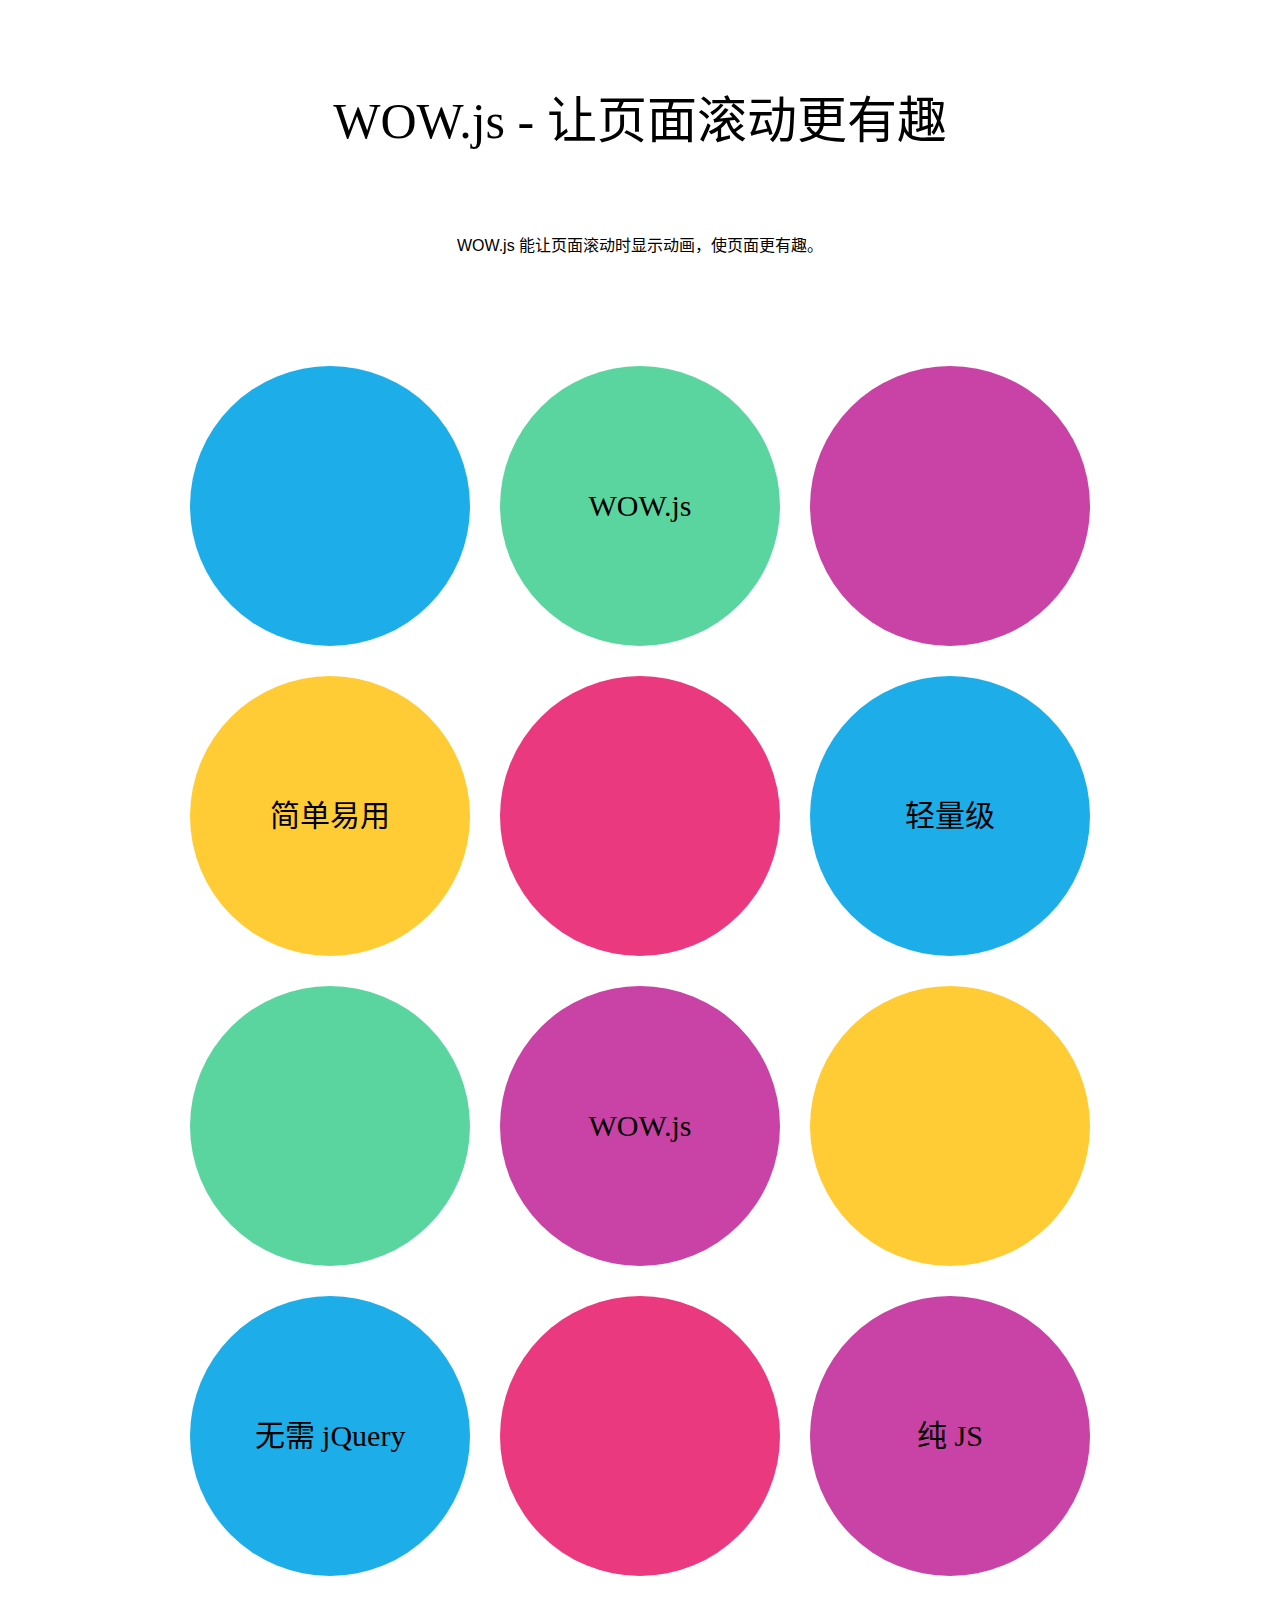
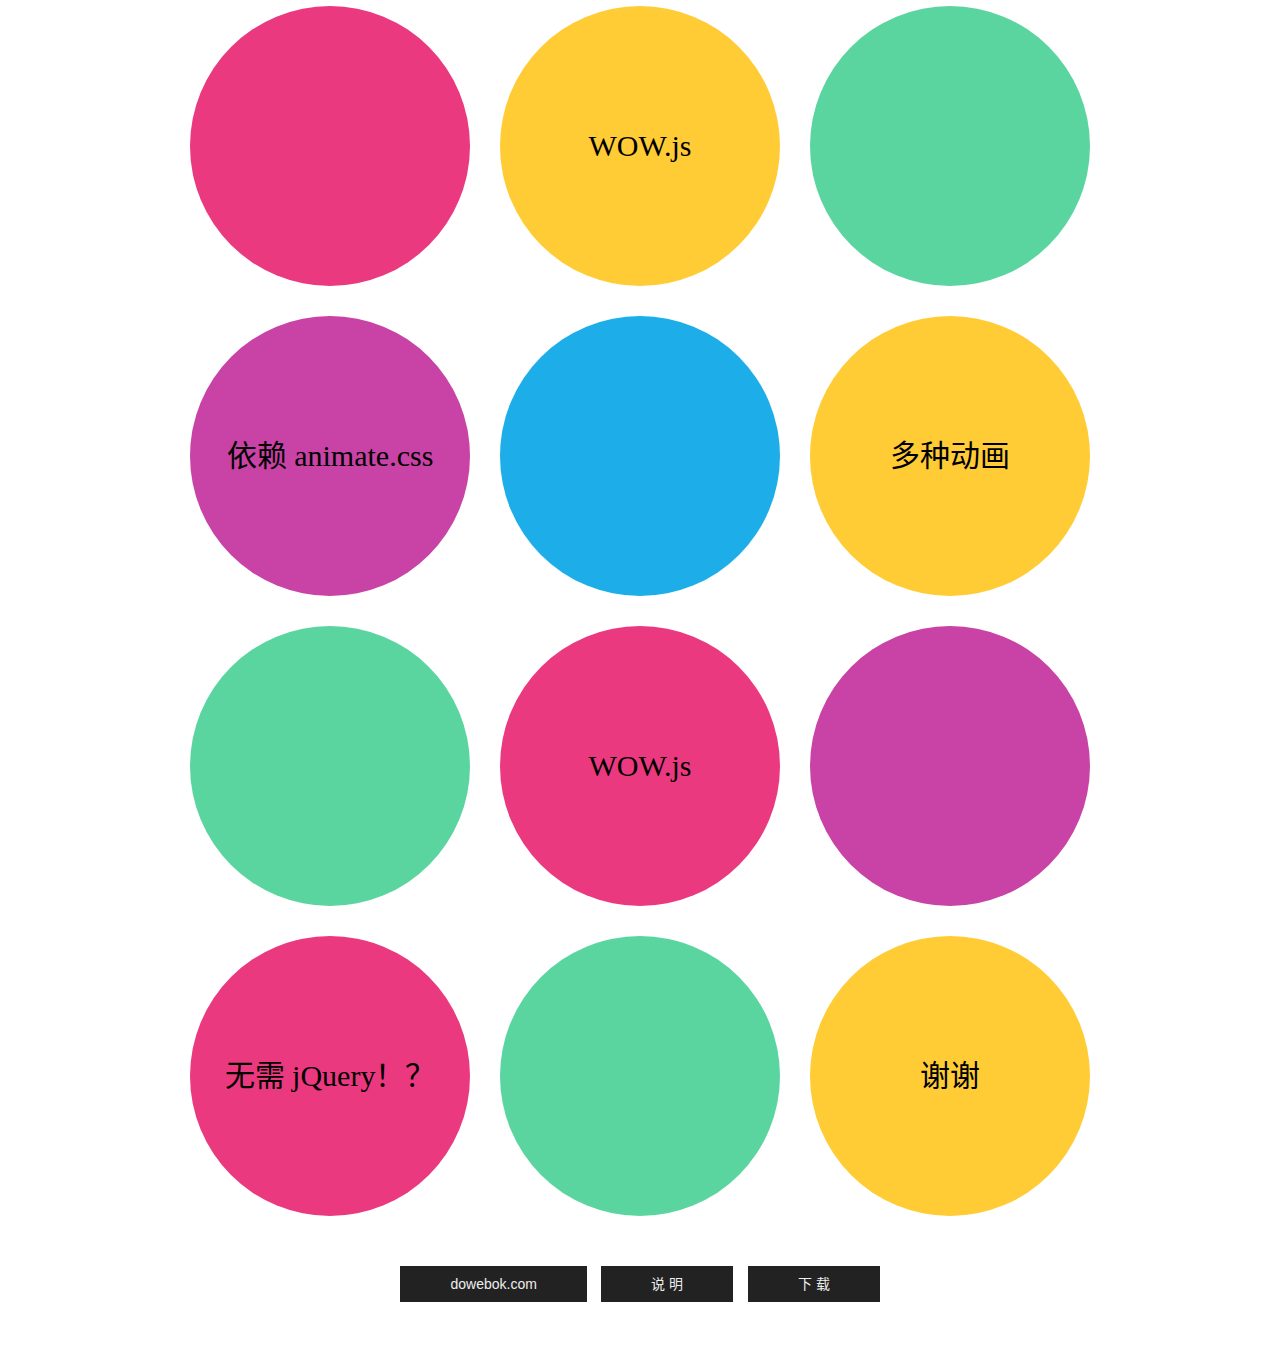
<file: 插件/131/index.html>
<!DOCTYPE html>
<html lang="zh-CN">
<head>
<meta charset="utf-8">
<title>WOW.js演示_dowebok</title>
<link rel="stylesheet" href="css/animate.css">
<style>
* { margin: 0; padding: 0;}
body { overflow-x: hidden; font-family: "Microsoft Yahei";}
body h1 { width: 100%; margin: 80px 0; font-size: 50px; font-weight: 500; text-align: center;}
body .txt { margin: 80px 0; font-size: 16px; text-align: center;}
.dowebok { margin: 0 auto;}
.dowebok ul { list-style-type: none;}
.dowebok .row { font-size: 0; text-align: center;}
.dowebok .wow { display: inline-block; width: 280px; height: 280px; margin: 30px 15px 0; border-radius: 50%; font: 30px/280px "Microsoft Yahei"; vertical-align: top; *display: inline; zoom: 1;}
.bg-green { background: #5bd5a0;}
.bg-blue { background: #1daee9;}
.bg-purple { background: #c843a5;}
.bg-red { background: #eb3980;}
.bg-yellow { background: #ffcc35;}
</style>
</head>

<body>
<h1>WOW.js - 让页面滚动更有趣</h1>

<p class="txt">WOW.js 能让页面滚动时显示动画，使页面更有趣。</p>

<div class="dowebok">
	<div class="row">
		<div class="wow rollIn bg-blue"></div>
		<div class="wow bounceInDown bg-green">WOW.js</div>
		<div class="wow lightSpeedIn bg-purple"></div>
	</div>

	<div class="row">
		<div class="wow rollIn bg-yellow" data-wow-delay="0.5s">简单易用</div>
		<div class="wow pulse bg-red" data-wow-iteration="5" data-wow-duration="0.15s"></div>
		<div class="wow bounceInRight bg-blue">轻量级</div>
	</div>

	<div class="row">
		<div class="wow bounceInLeft bg-green"></div>
		<div class="wow flipInX bg-purple">WOW.js</div>
		<div class="wow bounceInRight bg-yellow"></div>
	</div>

	<div class="row">
		<div class="wow rollIn bg-blue">无需 jQuery</div>
		<div class="wow shake bg-red" data-wow-iteration="5" data-wow-duration="0.15s"></div>
		<div class="wow swing bg-purple" data-wow-iteration="2">纯 JS</div>
	</div>

	<div class="row">
		<div class="wow rollIn bg-red"></div>
		<div class="wow bounceInU bg-yellow" data-wow-delay="0.5s">WOW.js</div>
		<div class="wow lightSpeedIn bg-green" data-wow-delay="0.5s" data-wow-duration="0.15s"></div>
	</div>

	<div class="row">
		<div class="wow bounceInLeft bg-purple">依赖 animate.css</div>
		<div class="wow pulse bg-blue" data-wow-iteration="5" data-wow-duration="0.25s"></div>
		<div class="wow lightSpeedIn bg-yellow">多种动画</div>
	</div>

	<div class="row">
		<div class="wow bounce bg-green" data-wow-iteration="5" data-wow-duration="0.15s"></div>
		<div class="wow bounceInUp bg-red">WOW.js</div>
		<div class="wow bounceInRight bg-purple"></div>
	</div>

	<div class="row">
		<div class="wow rollIn bg-red" data-wow-delay="0.5s">无需 jQuery！？</div>
		<div class="wow bounceInDown bg-green" data-wow-delay="1s"></div>
		<div class="wow bounceInRight bg-yellow" data-wow-delay="1.5s">谢谢</div>
	</div>
</div>

<script src="http://cdn.dowebok.com/131/js/wow.min.js"></script>
<script>
if (!(/msie [6|7|8|9]/i.test(navigator.userAgent))){
	new WOW().init();
};
</script>










<!-- 以下是统计及其他信息，与演示无关，不必理会 -->
<p class="vad">
	<a href="http://www.dowebok.com/" target="_blank">dowebok.com</a>
	<a href="http://www.dowebok.com/131.html" target="_blank">说 明</a>
	<a href="http://www.dowebok.com/131.html" target="_blank">下 载</a>
</p>

<style>
* { margin: 0; padding: 0;}
body { font-family: Consolas,arial,"宋体";}
h1 { width: 900px; margin: 40px auto; font: 32px "Microsoft Yahei"; text-align: center;}
.explain, .dowebok-explain { margin-top: 20px; font-size: 14px; text-align: center; color: #f50;}

.vad { margin: 50px 0 5px; padding-bottom: 60px; font-family: Consolas,arial,宋体; text-align:center;}
.vad a { display: inline-block; height: 36px; line-height: 36px; margin: 0 5px; padding: 0 50px; font-size: 14px; text-align:center; color:#eee; text-decoration: none; background-color: #222;}
.vad a:hover { color: #fff; background-color: #000;}
.thead { width: 728px; height: 90px; margin: 0 auto; border-bottom: 40px solid transparent;}

.code { position: relative; margin-top: 100px; padding-top: 41px;}
.code h3 { position: absolute; top: 0; z-index: 10; width: 100px; height: 40px; font: 16px/40px "Microsoft Yahei"; text-align: center; cursor: pointer;}
.code .cur { border: 1px solid #f0f0f0; border-bottom: 1px solid #f8f8f8; background-color: #f8f8f8;}
.code .h31 { left: 0;}
.code .h32 { left: 102px;}
.code .h33 { left: 204px;}
.code .h34 { left: 306px;}
.code { width: 900px; margin-left: auto; margin-right: auto;}
pre { padding: 15px 0; border: 1px solid #f0f0f0; background-color: #f8f8f8;}
.f-dn { display: none;}
</style>

</body>
</html>
</file>
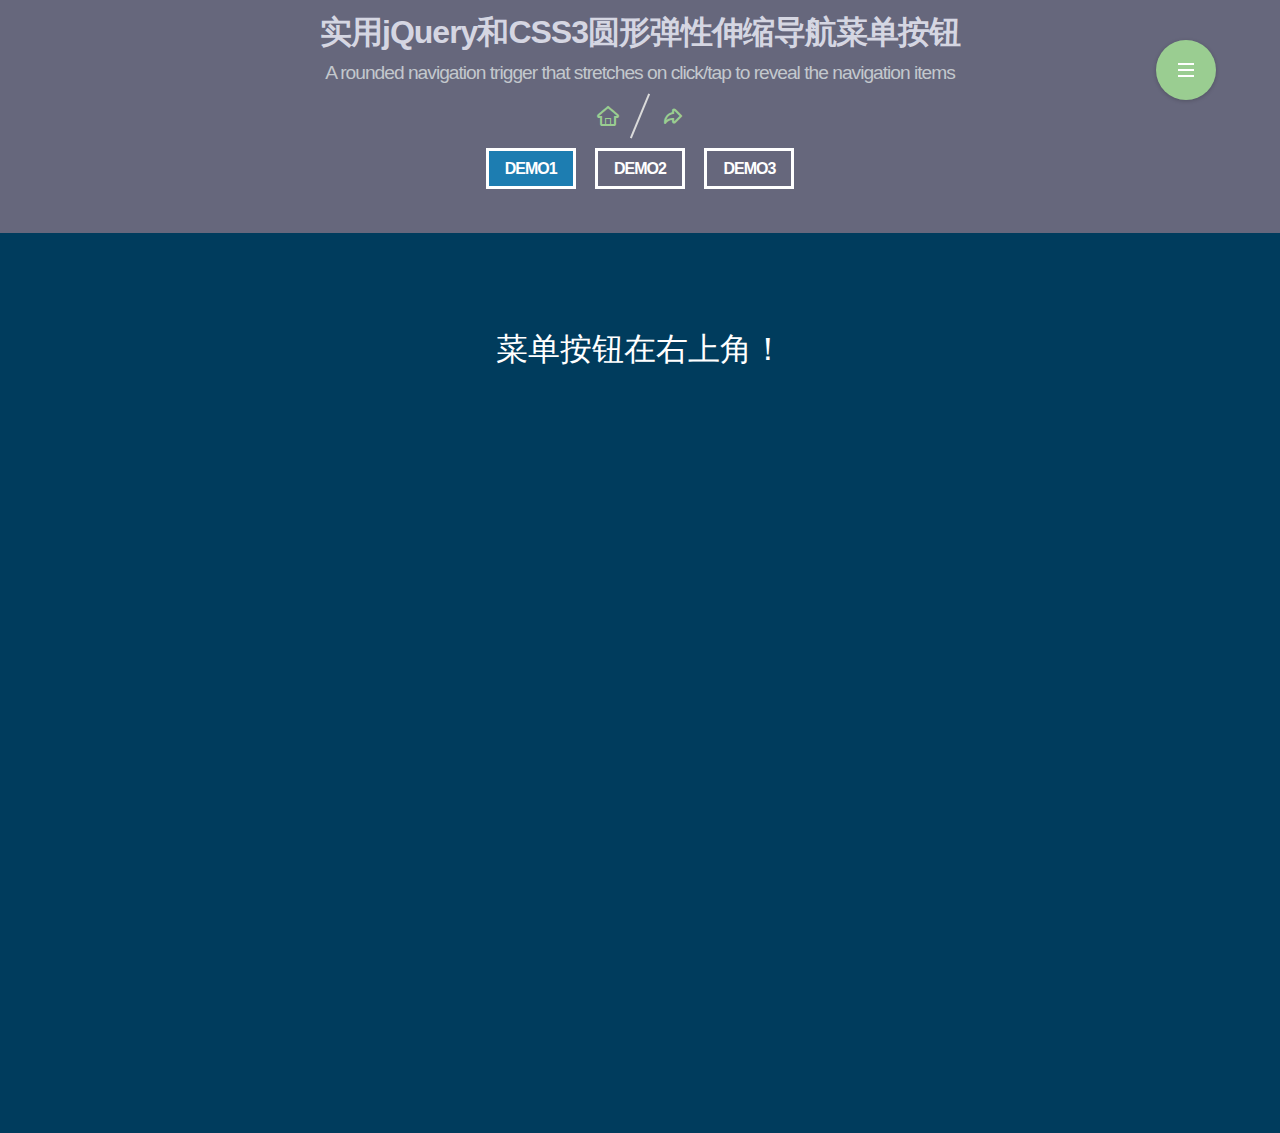
<file: 插件/201511191608/index.html>
<!doctype html>
<html lang="zh" class="no-js">
<head>
	<meta charset="UTF-8">
	<meta http-equiv="X-UA-Compatible" content="IE=edge,chrome=1"> 
	<meta name="viewport" content="width=device-width, initial-scale=1.0">
	<title>实用jQuery和CSS3圆形弹性伸缩导航菜单按钮|DEMO1_jQuery之家-自由分享jQuery、html5、css3的插件库</title>
	<link rel="stylesheet" href="css/reset.css"> <!-- CSS reset -->
	<link rel="stylesheet" type="text/css" href="css/default.css">
	<link rel="stylesheet" href="css/style.css"> <!-- Resource style -->
	<script src="js/modernizr.js"></script> <!-- Modernizr -->
</head>
<body>
	<header>
		<div class="htmleaf-header">
			<h1>实用jQuery和CSS3圆形弹性伸缩导航菜单按钮 <span>A rounded navigation trigger that stretches on click/tap to reveal the navigation items</span></h1>
			<div class="htmleaf-links">
				<a class="htmleaf-icon icon-htmleaf-home-outline" href="http://www.htmleaf.com/" title="jQuery之家" target="_blank"><span> jQuery之家</span></a>
				<a class="htmleaf-icon icon-htmleaf-arrow-forward-outline" href="http://www.htmleaf.com/jQuery/Menu-Navigation/201511192800.html" title="返回下载页" target="_blank"><span> 返回下载页</span></a>
			</div>
			<div class="htmleaf-demo center">
			  <a href="index.html" class="current">DEMO1</a>
			  <a href="index2.html">DEMO2</a>
			  <a href="index3.html">DEMO3</a>
			</div>
		</div>
		<nav class="cd-stretchy-nav">
			<a class="cd-nav-trigger" href="#0">
				Menu
				<span aria-hidden="true"></span>
			</a>

			<ul>
				<li><a href="#0" class="active"><span>Home</span></a></li>
				<li><a href="#0"><span>Portfolio</span></a></li>
				<li><a href="#0"><span>Services</span></a></li>
				<li><a href="#0"><span>Store</span></a></li>
				<li><a href="#0"><span>Contact</span></a></li>
			</ul>

			<span aria-hidden="true" class="stretchy-nav-bg"></span>
		</nav>
	</header>

	<main class="cd-main-content">
		<!-- main content here -->
		<h1 style="text-align:center;font-size:2em;">菜单按钮在右上角！</h1>
	</main>
	
	<script src="js/jquery-2.1.1.min.js"></script>
	<script src="js/main.js"></script> <!-- Resource jQuery -->
</body>
</html>
</file>
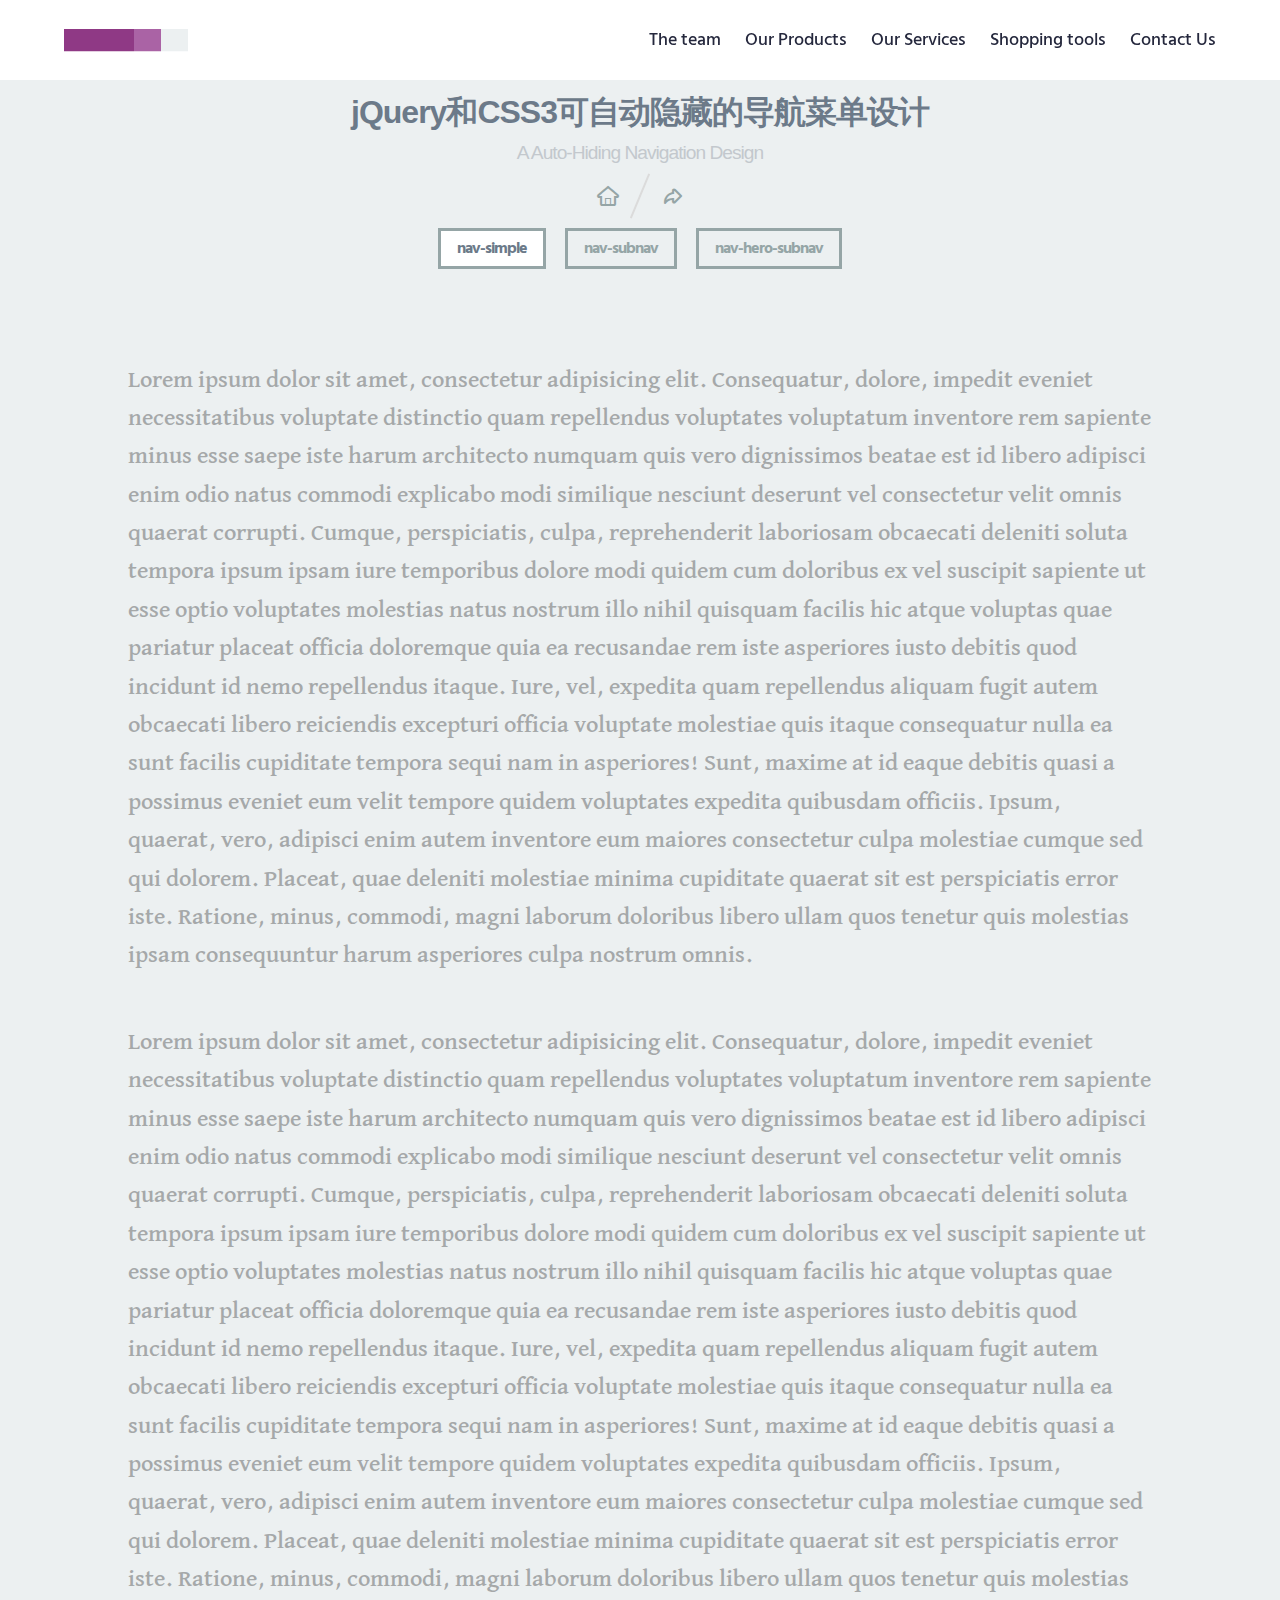
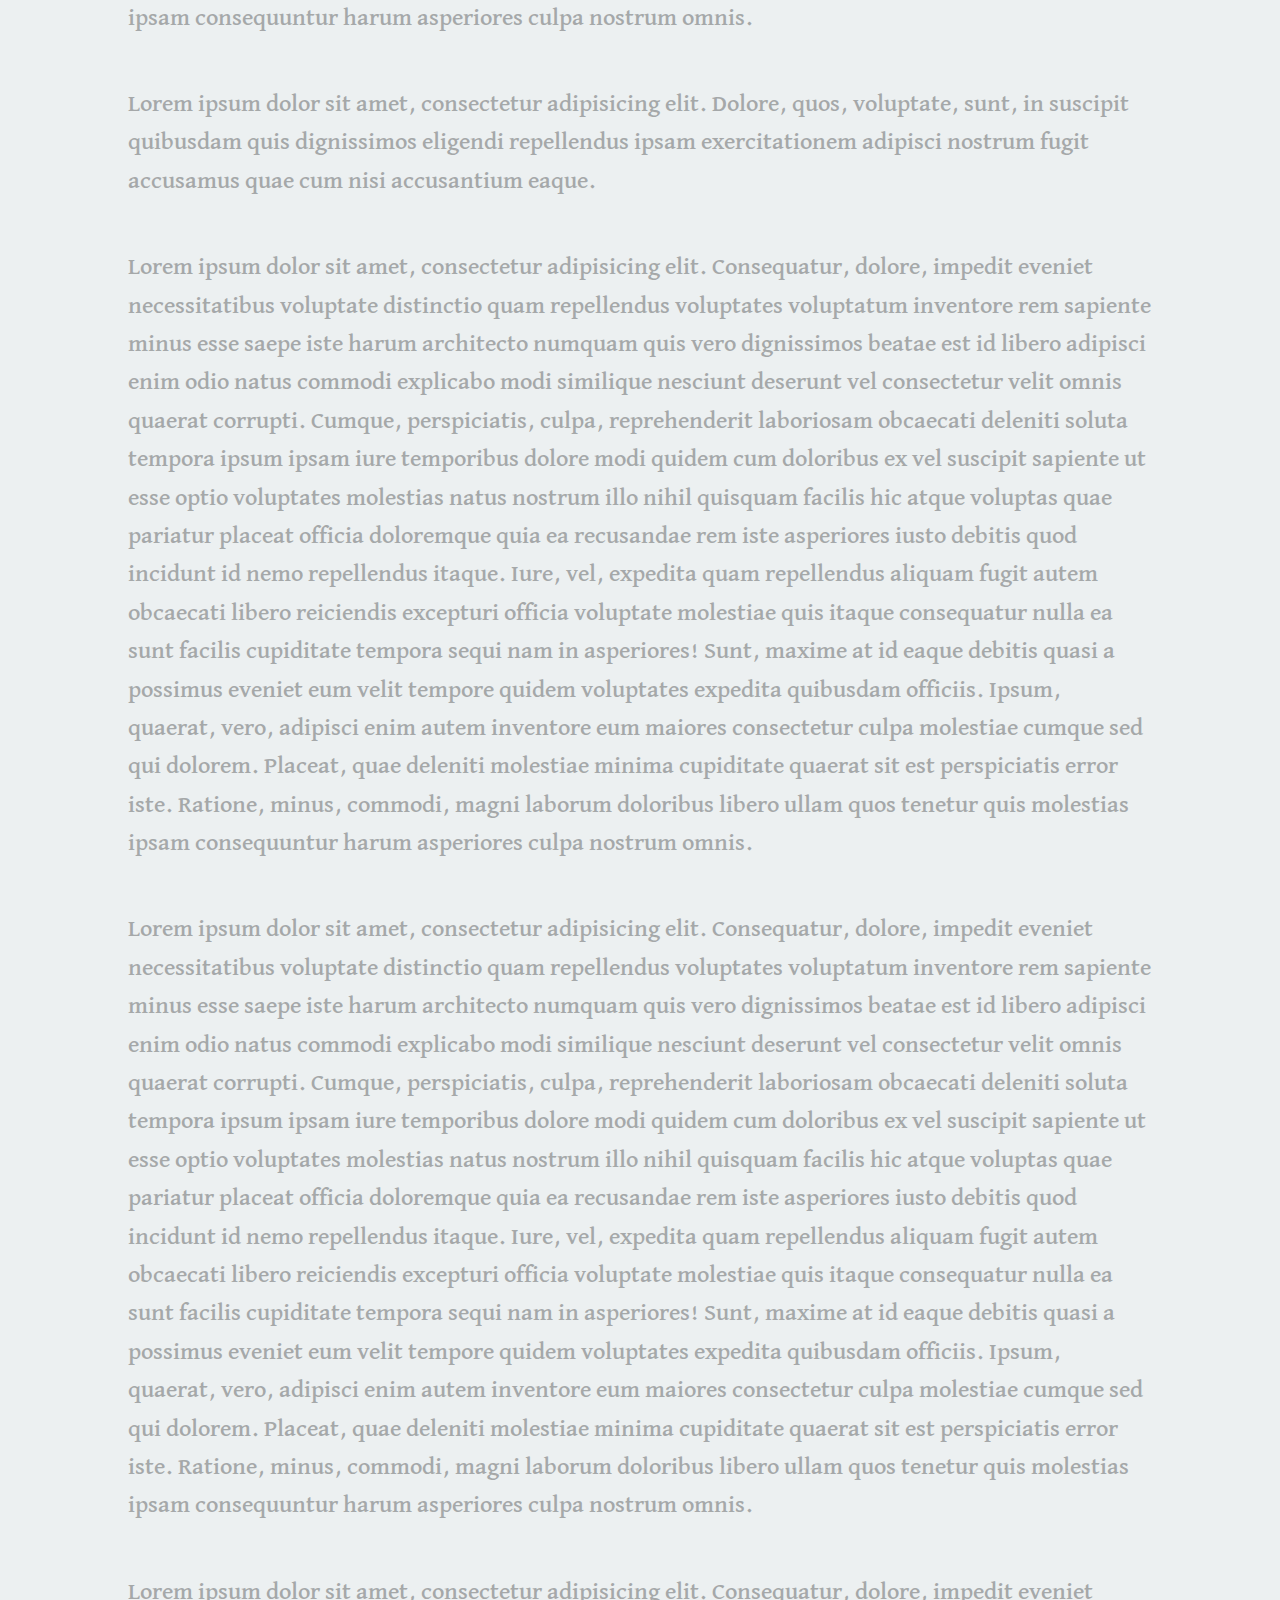
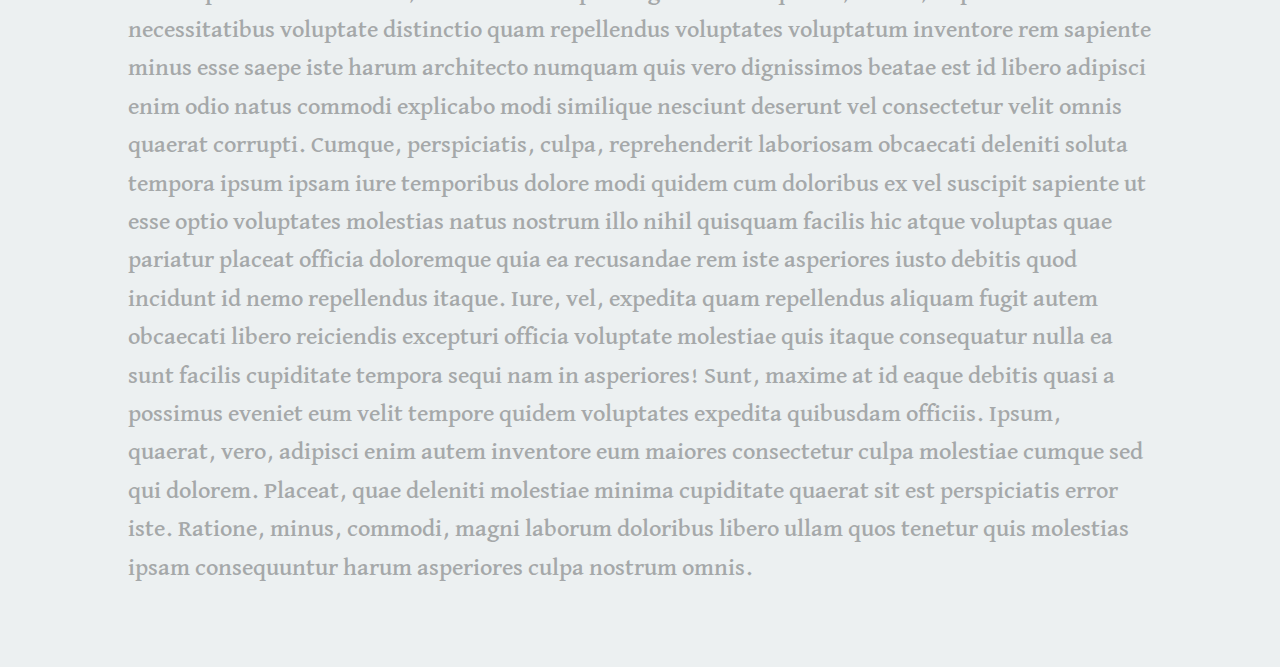
<file: 插件/201607151505/index.html>
<!DOCTYPE html>
<html lang="zh">
<head>
	<meta charset="UTF-8">
	<meta http-equiv="X-UA-Compatible" content="IE=edge,chrome=1"> 
	<meta name="viewport" content="width=device-width, initial-scale=1.0">
	<title>jQuery和CSS3可自动隐藏的导航菜单设计|DEMO1_jQuery之家-自由分享jQuery、html5、css3的插件库</title>
	<link href="https://fonts.googleapis.com/css?family=David+Libre|Hind:400,700" rel="stylesheet">
	<link rel="stylesheet" href="css/reset.css"> <!-- CSS reset -->
	<link rel="stylesheet" type="text/css" href="css/htmleaf-demo.css">
	<link rel="stylesheet" href="css/style.css"> <!-- Resource style -->
	<!--[if IE]>
		<script src="http://libs.useso.com/js/html5shiv/3.7/html5shiv.min.js"></script>
	<![endif]-->
</head>
<body>
	<header class="cd-auto-hide-header">
		<div class="logo"><a href="#0"><img src="img/cd-logo.svg" alt="Logo"></a></div>

		<nav class="cd-primary-nav">
			<a href="#cd-navigation" class="nav-trigger">
				<span>
					<em aria-hidden="true"></em>
					Menu
				</span>
			</a> <!-- .nav-trigger -->

			<ul id="cd-navigation">
				<li><a href="#0">The team</a></li>
				<li><a href="#0">Our Products</a></li>
				<li><a href="#0">Our Services</a></li>
				<li><a href="#0">Shopping tools</a></li>
				<li><a href="#0">Contact Us</a></li>
			</ul>
		</nav> <!-- .cd-primary-nav -->
	</header> <!-- .cd-auto-hide-header -->

	<main class="cd-main-content">
		<div>
			<header class="htmleaf-header">
				<h1>jQuery和CSS3可自动隐藏的导航菜单设计 <span>A Auto-Hiding Navigation Design</span></h1>
				<div class="htmleaf-links">
					<a class="htmleaf-icon icon-htmleaf-home-outline" href="http://www.htmleaf.com/" title="jQuery之家" target="_blank"><span> jQuery之家</span></a>
					<a class="htmleaf-icon icon-htmleaf-arrow-forward-outline" href="http://www.htmleaf.com/jQuery/Menu-Navigation/201607153734.html" title="返回下载页" target="_blank"><span> 返回下载页</span></a>
				</div>
				<div class="htmleaf-demo center">
				  <a href="index.html" class="current">nav-simple</a>
				  <a href="index2.html">nav-subnav</a>
				  <a href="index3.html">nav-hero-subnav</a>
				</div>
			</header>

			<p>
				Lorem ipsum dolor sit amet, consectetur adipisicing elit. Consequatur, dolore, impedit eveniet necessitatibus voluptate distinctio quam repellendus voluptates voluptatum inventore rem sapiente minus esse saepe iste harum architecto numquam quis vero dignissimos beatae est id libero adipisci enim odio natus commodi explicabo modi similique nesciunt deserunt vel consectetur velit omnis quaerat corrupti. Cumque, perspiciatis, culpa, reprehenderit laboriosam obcaecati deleniti soluta tempora ipsum ipsam iure temporibus dolore modi quidem cum doloribus ex vel suscipit sapiente ut esse optio voluptates molestias natus nostrum illo nihil quisquam facilis hic atque voluptas quae pariatur placeat officia doloremque quia ea recusandae rem iste asperiores iusto debitis quod incidunt id nemo repellendus itaque. Iure, vel, expedita quam repellendus aliquam fugit autem obcaecati libero reiciendis excepturi officia voluptate molestiae quis itaque consequatur nulla ea sunt facilis cupiditate tempora sequi nam in asperiores! Sunt, maxime at id eaque debitis quasi a possimus eveniet eum velit tempore quidem voluptates expedita quibusdam officiis. Ipsum, quaerat, vero, adipisci enim autem inventore eum maiores consectetur culpa molestiae cumque sed qui dolorem. Placeat, quae deleniti molestiae minima cupiditate quaerat sit est perspiciatis error iste. Ratione, minus, commodi, magni laborum doloribus libero ullam quos tenetur quis molestias ipsam consequuntur harum asperiores culpa nostrum omnis.
			</p>

			<p>
				Lorem ipsum dolor sit amet, consectetur adipisicing elit. Consequatur, dolore, impedit eveniet necessitatibus voluptate distinctio quam repellendus voluptates voluptatum inventore rem sapiente minus esse saepe iste harum architecto numquam quis vero dignissimos beatae est id libero adipisci enim odio natus commodi explicabo modi similique nesciunt deserunt vel consectetur velit omnis quaerat corrupti. Cumque, perspiciatis, culpa, reprehenderit laboriosam obcaecati deleniti soluta tempora ipsum ipsam iure temporibus dolore modi quidem cum doloribus ex vel suscipit sapiente ut esse optio voluptates molestias natus nostrum illo nihil quisquam facilis hic atque voluptas quae pariatur placeat officia doloremque quia ea recusandae rem iste asperiores iusto debitis quod incidunt id nemo repellendus itaque. Iure, vel, expedita quam repellendus aliquam fugit autem obcaecati libero reiciendis excepturi officia voluptate molestiae quis itaque consequatur nulla ea sunt facilis cupiditate tempora sequi nam in asperiores! Sunt, maxime at id eaque debitis quasi a possimus eveniet eum velit tempore quidem voluptates expedita quibusdam officiis. Ipsum, quaerat, vero, adipisci enim autem inventore eum maiores consectetur culpa molestiae cumque sed qui dolorem. Placeat, quae deleniti molestiae minima cupiditate quaerat sit est perspiciatis error iste. Ratione, minus, commodi, magni laborum doloribus libero ullam quos tenetur quis molestias ipsam consequuntur harum asperiores culpa nostrum omnis.
			</p>

			<p>
				Lorem ipsum dolor sit amet, consectetur adipisicing elit. Dolore, quos, voluptate, sunt, in suscipit quibusdam quis dignissimos eligendi repellendus ipsam exercitationem adipisci nostrum fugit accusamus quae cum nisi accusantium eaque.
			</p>

			<p>
				Lorem ipsum dolor sit amet, consectetur adipisicing elit. Consequatur, dolore, impedit eveniet necessitatibus voluptate distinctio quam repellendus voluptates voluptatum inventore rem sapiente minus esse saepe iste harum architecto numquam quis vero dignissimos beatae est id libero adipisci enim odio natus commodi explicabo modi similique nesciunt deserunt vel consectetur velit omnis quaerat corrupti. Cumque, perspiciatis, culpa, reprehenderit laboriosam obcaecati deleniti soluta tempora ipsum ipsam iure temporibus dolore modi quidem cum doloribus ex vel suscipit sapiente ut esse optio voluptates molestias natus nostrum illo nihil quisquam facilis hic atque voluptas quae pariatur placeat officia doloremque quia ea recusandae rem iste asperiores iusto debitis quod incidunt id nemo repellendus itaque. Iure, vel, expedita quam repellendus aliquam fugit autem obcaecati libero reiciendis excepturi officia voluptate molestiae quis itaque consequatur nulla ea sunt facilis cupiditate tempora sequi nam in asperiores! Sunt, maxime at id eaque debitis quasi a possimus eveniet eum velit tempore quidem voluptates expedita quibusdam officiis. Ipsum, quaerat, vero, adipisci enim autem inventore eum maiores consectetur culpa molestiae cumque sed qui dolorem. Placeat, quae deleniti molestiae minima cupiditate quaerat sit est perspiciatis error iste. Ratione, minus, commodi, magni laborum doloribus libero ullam quos tenetur quis molestias ipsam consequuntur harum asperiores culpa nostrum omnis.
			</p>

			<p>
				Lorem ipsum dolor sit amet, consectetur adipisicing elit. Consequatur, dolore, impedit eveniet necessitatibus voluptate distinctio quam repellendus voluptates voluptatum inventore rem sapiente minus esse saepe iste harum architecto numquam quis vero dignissimos beatae est id libero adipisci enim odio natus commodi explicabo modi similique nesciunt deserunt vel consectetur velit omnis quaerat corrupti. Cumque, perspiciatis, culpa, reprehenderit laboriosam obcaecati deleniti soluta tempora ipsum ipsam iure temporibus dolore modi quidem cum doloribus ex vel suscipit sapiente ut esse optio voluptates molestias natus nostrum illo nihil quisquam facilis hic atque voluptas quae pariatur placeat officia doloremque quia ea recusandae rem iste asperiores iusto debitis quod incidunt id nemo repellendus itaque. Iure, vel, expedita quam repellendus aliquam fugit autem obcaecati libero reiciendis excepturi officia voluptate molestiae quis itaque consequatur nulla ea sunt facilis cupiditate tempora sequi nam in asperiores! Sunt, maxime at id eaque debitis quasi a possimus eveniet eum velit tempore quidem voluptates expedita quibusdam officiis. Ipsum, quaerat, vero, adipisci enim autem inventore eum maiores consectetur culpa molestiae cumque sed qui dolorem. Placeat, quae deleniti molestiae minima cupiditate quaerat sit est perspiciatis error iste. Ratione, minus, commodi, magni laborum doloribus libero ullam quos tenetur quis molestias ipsam consequuntur harum asperiores culpa nostrum omnis.
			</p>

			<p>
				Lorem ipsum dolor sit amet, consectetur adipisicing elit. Consequatur, dolore, impedit eveniet necessitatibus voluptate distinctio quam repellendus voluptates voluptatum inventore rem sapiente minus esse saepe iste harum architecto numquam quis vero dignissimos beatae est id libero adipisci enim odio natus commodi explicabo modi similique nesciunt deserunt vel consectetur velit omnis quaerat corrupti. Cumque, perspiciatis, culpa, reprehenderit laboriosam obcaecati deleniti soluta tempora ipsum ipsam iure temporibus dolore modi quidem cum doloribus ex vel suscipit sapiente ut esse optio voluptates molestias natus nostrum illo nihil quisquam facilis hic atque voluptas quae pariatur placeat officia doloremque quia ea recusandae rem iste asperiores iusto debitis quod incidunt id nemo repellendus itaque. Iure, vel, expedita quam repellendus aliquam fugit autem obcaecati libero reiciendis excepturi officia voluptate molestiae quis itaque consequatur nulla ea sunt facilis cupiditate tempora sequi nam in asperiores! Sunt, maxime at id eaque debitis quasi a possimus eveniet eum velit tempore quidem voluptates expedita quibusdam officiis. Ipsum, quaerat, vero, adipisci enim autem inventore eum maiores consectetur culpa molestiae cumque sed qui dolorem. Placeat, quae deleniti molestiae minima cupiditate quaerat sit est perspiciatis error iste. Ratione, minus, commodi, magni laborum doloribus libero ullam quos tenetur quis molestias ipsam consequuntur harum asperiores culpa nostrum omnis.
			</p>
		</div>
	</main> <!-- .cd-main-content -->
	
	<script src="http://libs.useso.com/js/jquery/2.1.1/jquery.min.js" type="text/javascript"></script>
	<script>window.jQuery || document.write('<script src="js/jquery-2.1.1.min.js"><\/script>')</script>
	<script src="js/main.js"></script> <!-- Resource jQuery -->
</body>
</html>
</file>
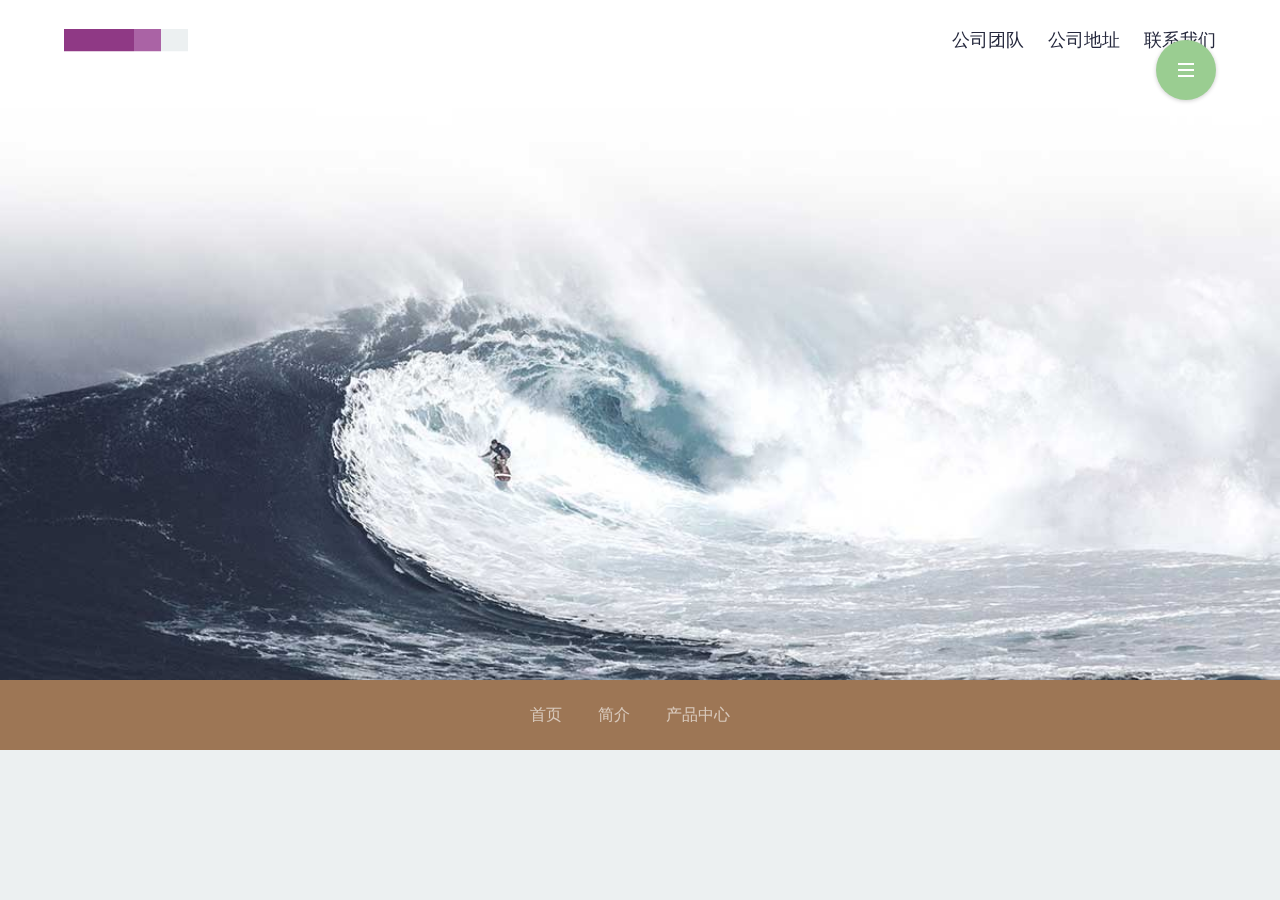
<file: componment/header.html>
<!DOCTYPE html>
<html lang="en">

<head>
  <meta charset="UTF-8">
  <meta http-equiv="X-UA-Compatible" content="IE=edge,chrome=1">
  <meta name="viewport" content="width=device-width, initial-scale=1.0">
  <title>青雄地毯</title>
  <!-- 页面默认CSS -->
  <link rel="stylesheet" href="../css/reset.css">
  <link rel="stylesheet" type="text/css" href="../css/htmleaf-demo.css">
  <link rel="stylesheet" href="../css/style.css">
  <!-- Resource style -->
  <!-- 小绿点导航 -->
  <link rel="stylesheet" href="../css/modernizr/style.css">
  <script src="../js/modernizr/modernizr.js"></script>
  <!-- 小绿点导航Modernizr -->
  <!--[if IE]>
    		<script src="https://lib.baomitu.com/html5shiv/3.7.3/html5shiv.min.js"></script>
    	<![endif]-->
  <!--[if lt IE 9]>
    		<script src="http://code.jquery.com/jquery-1.9.1.min.js"></script>
    	<![endif]-->
  <script>window.jQuery || document.write('<script src="../js/jquery-3.3.1.min.js"><\/script>')</script>
</head>

<body>
  <header class="cd-auto-hide-header">
    <div class="logo">
      <a href="#0">
        <img src="../img/cd-logo.svg" alt="Logo">
      </a>
    </div>

    <nav class="cd-primary-nav">
      <a href="#cd-navigation" class="nav-trigger">
        <span>
          <em aria-hidden="true"></em>
          Menu
        </span>
      </a>
      <!-- .nav-trigger -->

      <ul id="cd-navigation">
        <li>
          <a href="#0">公司团队</a>
        </li>
        <li>
          <a href="#0">公司地址</a>
        </li>
        <li>
          <a href="#0">联系我们</a>
        </li>
      </ul>
    </nav>
    <!-- .cd-primary-nav -->
  </header>
  <!-- .cd-auto-hide-header -->
  <!-- 导航按钮 -->
  <div id="drag" draggable="true">
    <nav class="cd-stretchy-nav">
      <a class="cd-nav-trigger" href="#0">
        <!-- 导航菜单 -->
        <span aria-hidden="true"></span>
      </a>

      <ul>
        <li>
          <a href="../index.html">
            <span>主页</span>
          </a>
        </li>
        <li>
          <a href="../pages/introduction.html" >
            <span>简介</span>
          </a>
        </li>
        <li>
          <!-- <a target="_blank" href="http://wpa.qq.com/msgrd?v=3&uin=419287484&site=qq&menu=yes">
    					<img border="0" src="http://wpa.qq.com/pa?p=2:419287484:51" alt="点击这里给我发消息" title="点击这里给我发消息" />
    				</a> -->
        </li>
        <li>
          <a href="#0">
            <span>产品中心</span>
          </a>
        </li>
        <li>
          <a target="_blank" href="http://wpa.qq.com/msgrd?v=3&uin=419287484&site=qq&menu=yes">
            <!-- <img border="0" src="http://wpa.qq.com/pa?p=2:419287484:51" alt="点击这里给我发消息" title="点击这里给我发消息" />-->
            QQ交谈
          </a>
        </li>
      </ul>

      <span aria-hidden="true" class="stretchy-nav-bg"></span>
    </nav>
  </div>
  <section class="cd-hero">
    <div class="cd-hero-content">
      <!-- your content here -->
    </div>
  </section>
  <!-- .cd-hero -->
<!-- 上部导航栏 -->
  <nav class="cd-secondary-nav">
    <ul>
      <li>
        <a  href="../index.html"  id="index" >首页</a>
      </li>
      <li>
        <a href="../pages/introduction.html"  id="introduction">简介</a>
      </li>
      <li>
        <a href="#0">产品中心</a>
      </li>
    </ul>
  </nav>
  <!-- .cd-secondary-nav -->
</body>
<script src="../componment/header.js"></script>
<script>
 
</script>
</html>
</file>
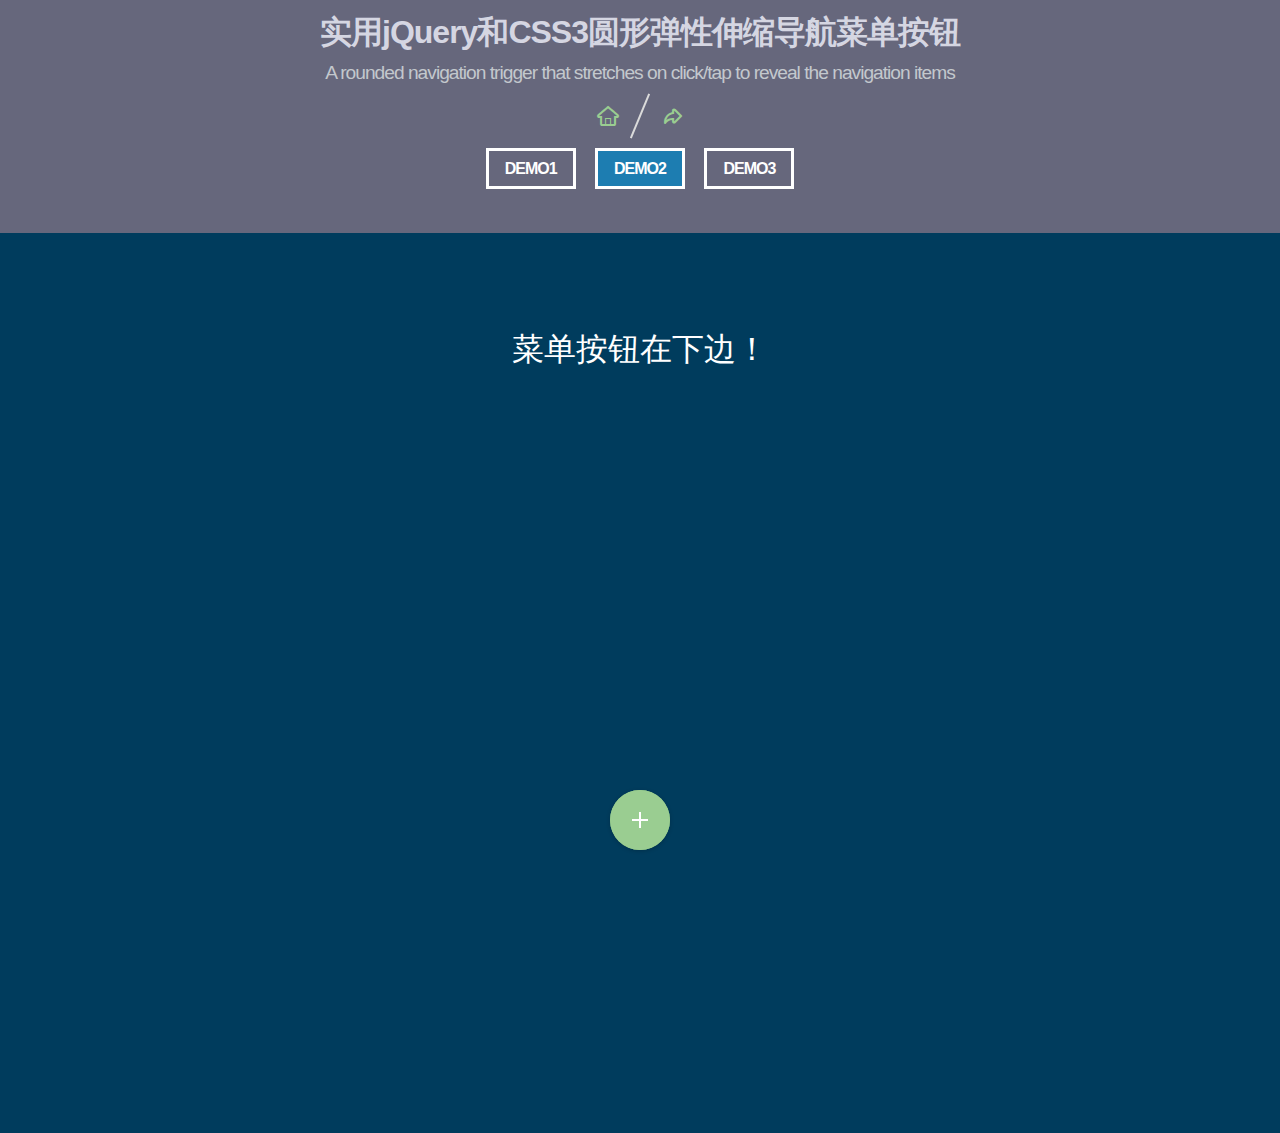
<file: 插件/201511191608/index2.html>
<!doctype html>
<html lang="zh" class="no-js">
<head>
	<meta charset="UTF-8">
	<meta http-equiv="X-UA-Compatible" content="IE=edge,chrome=1"> 
	<meta name="viewport" content="width=device-width, initial-scale=1.0">
	<title>实用jQuery和CSS3圆形弹性伸缩导航菜单按钮|DEMO2_jQuery之家-自由分享jQuery、html5、css3的插件库</title>
	<link rel="stylesheet" href="css/reset.css"> <!-- CSS reset -->
	<link rel="stylesheet" type="text/css" href="css/default.css">
	<link rel="stylesheet" href="css/style.css"> <!-- Resource style -->
	<script src="js/modernizr.js"></script> <!-- Modernizr -->
</head>
<body>
	<header>
		<div class="htmleaf-header">
			<h1>实用jQuery和CSS3圆形弹性伸缩导航菜单按钮 <span>A rounded navigation trigger that stretches on click/tap to reveal the navigation items</span></h1>
			<div class="htmleaf-links">
				<a class="htmleaf-icon icon-htmleaf-home-outline" href="http://www.htmleaf.com/" title="jQuery之家" target="_blank"><span> jQuery之家</span></a>
				<a class="htmleaf-icon icon-htmleaf-arrow-forward-outline" href="http://www.htmleaf.com/jQuery/Menu-Navigation/201511192800.html" title="返回下载页" target="_blank"><span> 返回下载页</span></a>
			</div>
			<div class="htmleaf-demo center">
			  <a href="index.html">DEMO1</a>
			  <a href="index2.html" class="current">DEMO2</a>
			  <a href="index3.html">DEMO3</a>
			</div>
		</div>
		<nav class="cd-stretchy-nav add-content">
			<a class="cd-nav-trigger" href="#0">
				Menu
				<span aria-hidden="true"></span>
			</a>

			<ul>
				<li><a href="#0"><span>Image</span></a></li>
				<li><a href="#0"><span>Audio</span></a></li>
				<li><a href="#0"><span>Link</span></a></li>
				<li><a href="#0"><span>Video</span></a></li>
			</ul>

			<span aria-hidden="true" class="stretchy-nav-bg"></span>
		</nav>
	</header>

	<main class="cd-main-content">
		<!-- main content here -->
		<h1 style="text-align:center;font-size:2em;">菜单按钮在下边！</h1>
	</main>
	
	<script src="js/jquery-2.1.1.min.js"></script>
	<script src="js/main.js"></script> <!-- Resource jQuery -->
</body>
</html>
</file>
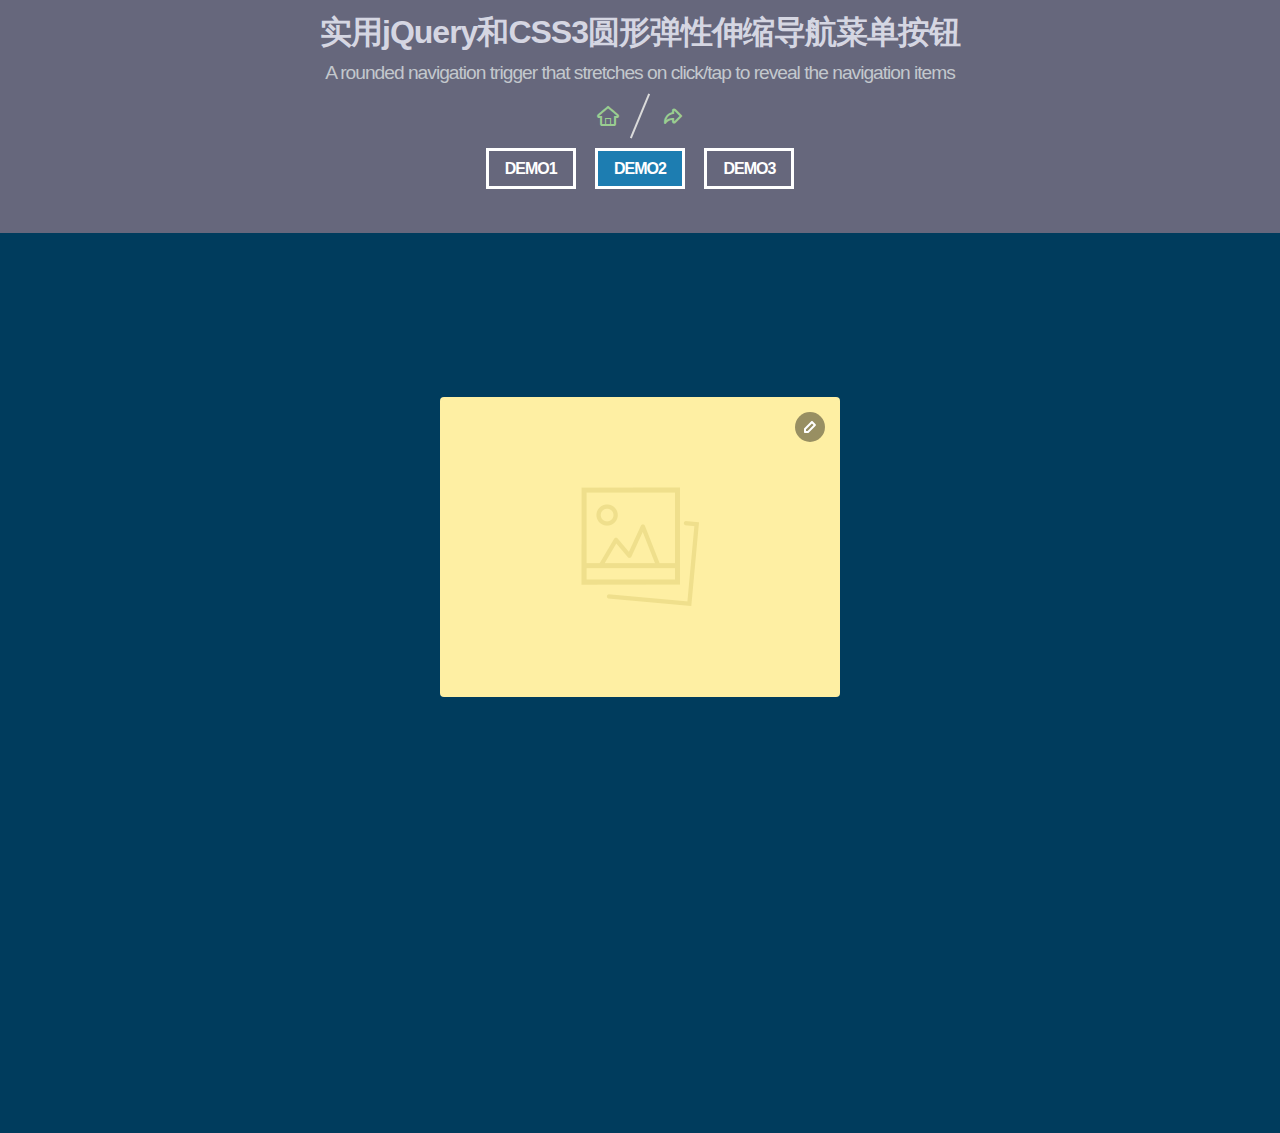
<file: 插件/201511191608/index3.html>
<!doctype html>
<html lang="zh" class="no-js">
<head>
	<meta charset="UTF-8">
	<meta http-equiv="X-UA-Compatible" content="IE=edge,chrome=1"> 
	<meta name="viewport" content="width=device-width, initial-scale=1.0">
	<title>实用jQuery和CSS3圆形弹性伸缩导航菜单按钮|DEMO3_jQuery之家-自由分享jQuery、html5、css3的插件库</title>
	<link rel="stylesheet" href="css/reset.css"> <!-- CSS reset -->
	<link rel="stylesheet" type="text/css" href="css/default.css">
	<link rel="stylesheet" href="css/style.css"> <!-- Resource style -->
	<script src="js/modernizr.js"></script> <!-- Modernizr -->
</head>
<body>
	<div class="htmleaf-header">
		<h1>实用jQuery和CSS3圆形弹性伸缩导航菜单按钮 <span>A rounded navigation trigger that stretches on click/tap to reveal the navigation items</span></h1>
		<div class="htmleaf-links">
			<a class="htmleaf-icon icon-htmleaf-home-outline" href="http://www.htmleaf.com/" title="jQuery之家" target="_blank"><span> jQuery之家</span></a>
			<a class="htmleaf-icon icon-htmleaf-arrow-forward-outline" href="http://www.htmleaf.com/jQuery/Menu-Navigation/201511192800.html" title="返回下载页" target="_blank"><span> 返回下载页</span></a>
		</div>
		<div class="htmleaf-demo center">
		  <a href="index.html">DEMO1</a>
		  <a href="index2.html" class="current">DEMO2</a>
		  <a href="index3.html">DEMO3</a>
		</div>
	</div>
	<main class="cd-main-content">
		<div class="cd-editable-content">
			<nav class="cd-stretchy-nav edit-content">
				<a class="cd-nav-trigger" href="#0">
					Menu
					<span aria-hidden="true"></span>
				</a>

				<ul>
					<li><a href="#0"><span>Download</span></a></li>
					<li><a href="#0"><span>Share</span></a></li>
					<li><a href="#0"><span>Save</span></a></li>
					<li><a href="#0"><span>Trash</span></a></li>
				</ul>

				<span aria-hidden="true" class="stretchy-nav-bg"></span>
			</nav>

			<img src="img/img.png" alt="image placeholder">
		</div>
	</main>
	
	<script src="js/jquery-2.1.1.min.js"></script>
	<script src="js/main.js"></script> <!-- Resource jQuery -->
</body>
</html>
</file>
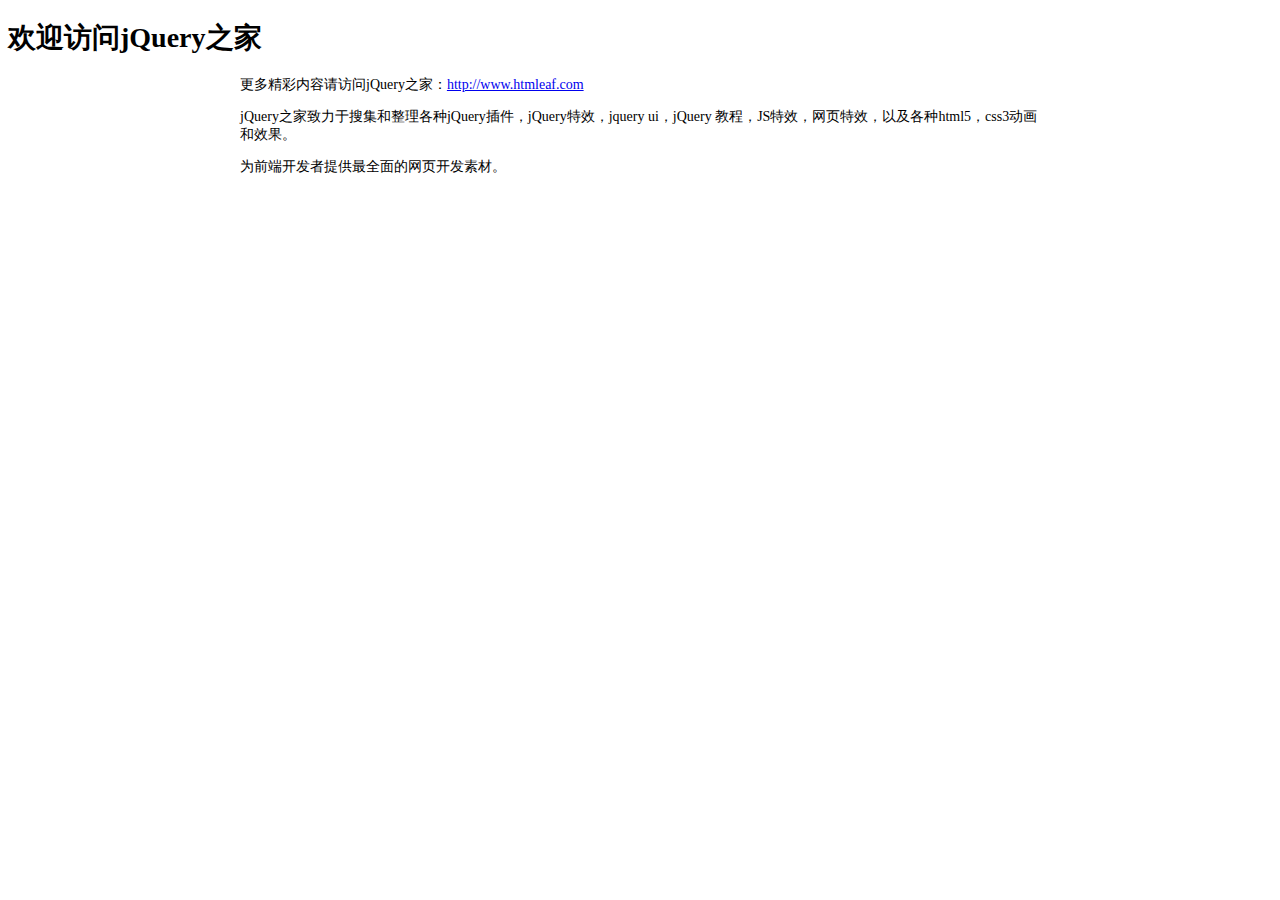
<file: 插件/201511191608/readme.html>
<!DOCTYPE html PUBLIC "-//W3C//DTD XHTML 1.0 Transitional//EN" "http://www.w3.org/TR/xhtml1/DTD/xhtml1-transitional.dtd">
<html xmlns="http://www.w3.org/1999/xhtml" xml:lang="en">
<head>
	<meta http-equiv="Content-Type" content="text/html;charset=UTF-8">
	<title>jQuery之家</title>
	<style type="text/css">
		body{font-size: 14px;}
		.content{
			width: 800px;
			margin: 0 auto;
		}
	</style>
</head>
<body>
	<h1>欢迎访问jQuery之家</h1>
	<div class="content">
	<p>更多精彩内容请访问jQuery之家：<a href="http://www.htmleaf.com">http://www.htmleaf.com</a></p>
	<p>jQuery之家致力于搜集和整理各种jQuery插件，jQuery特效，jquery ui，jQuery 教程，JS特效，网页特效，以及各种html5，css3动画和效果。</p>
	<p>为前端开发者提供最全面的网页开发素材。</p>
</div>
</body>
</html>
</file>
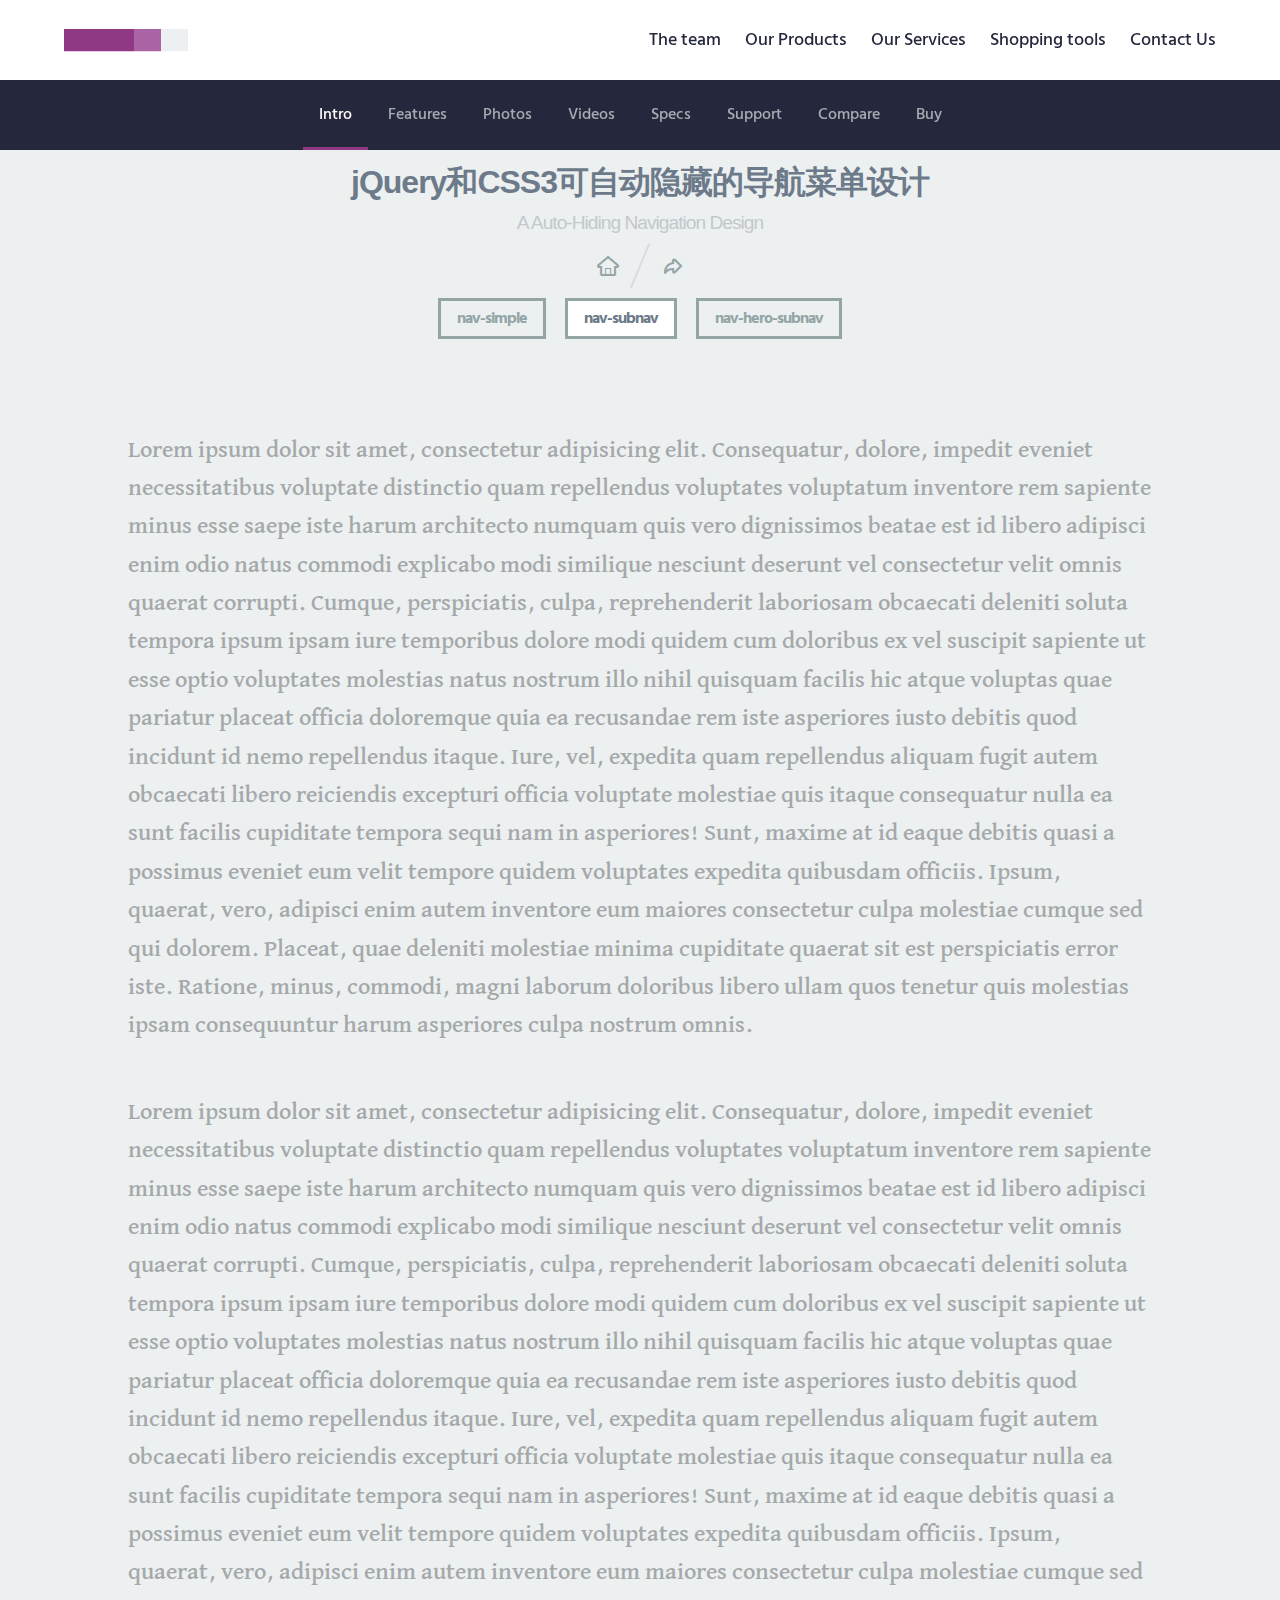
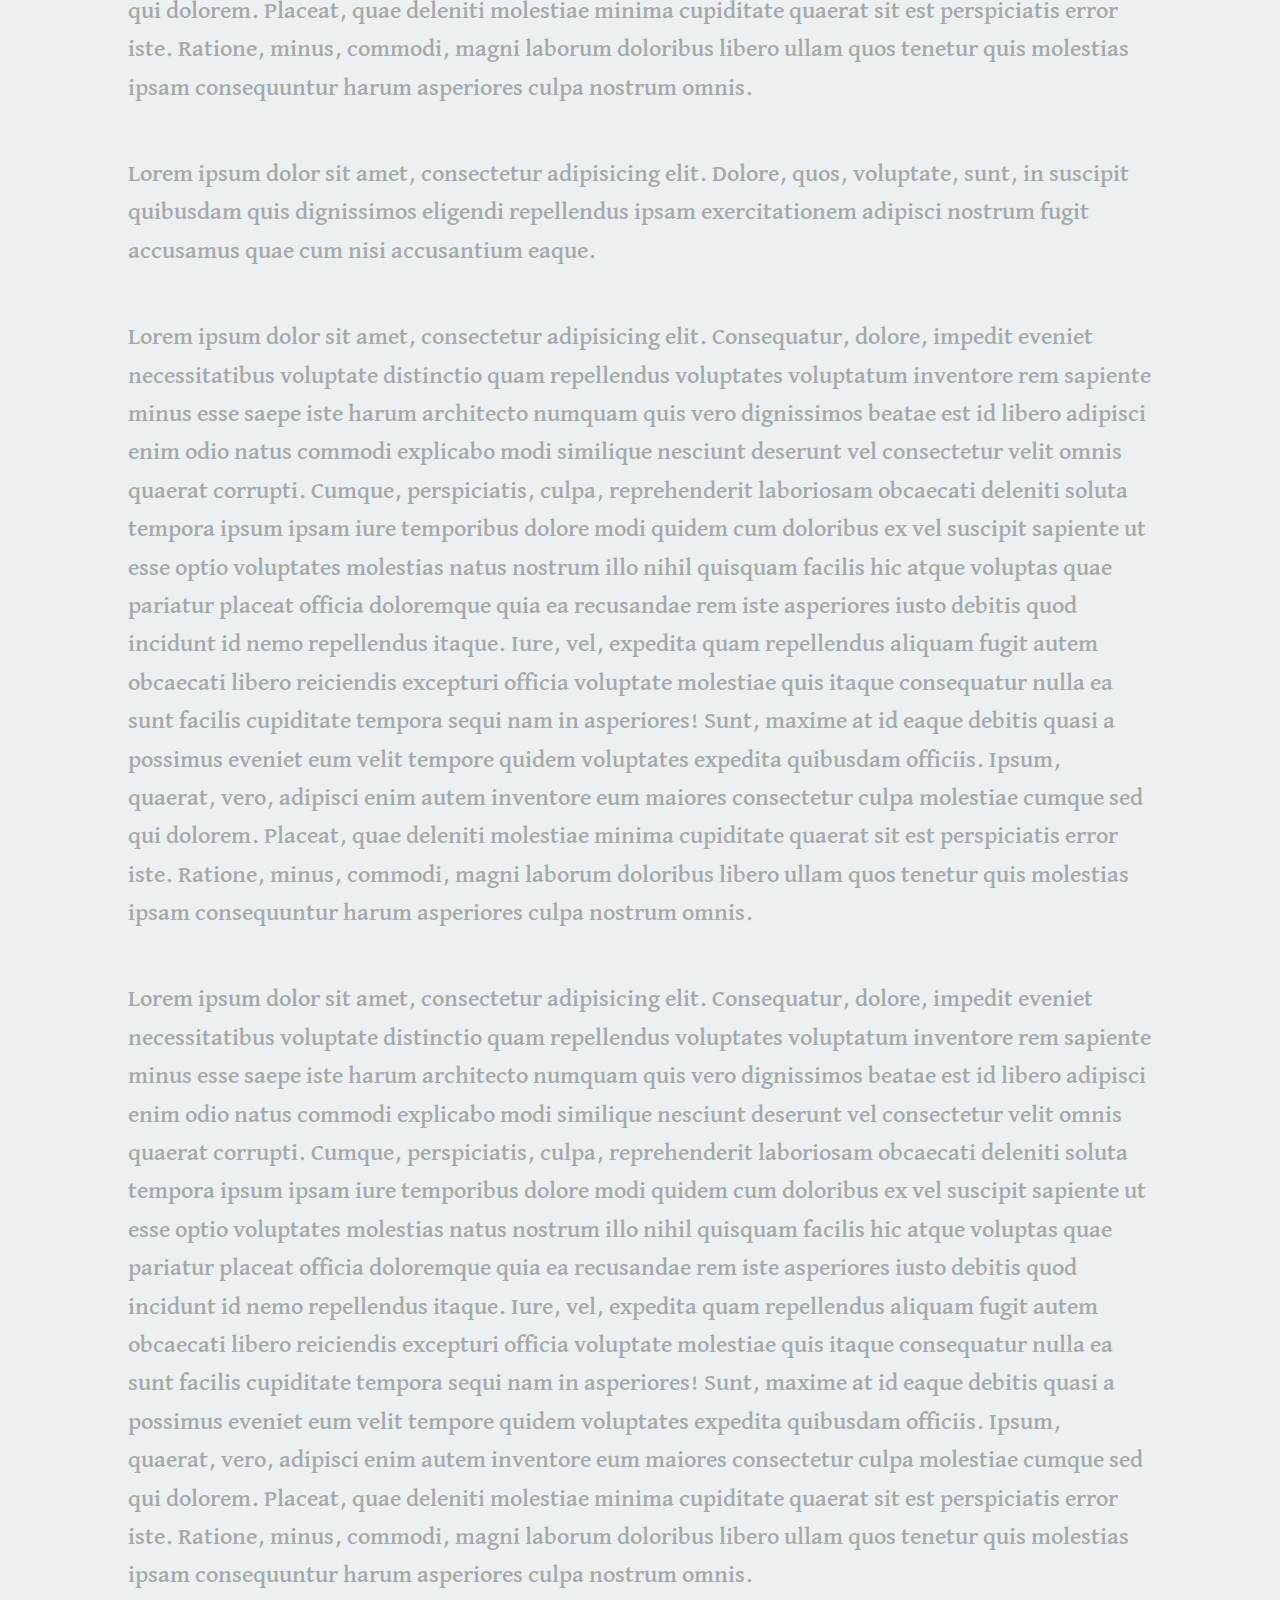
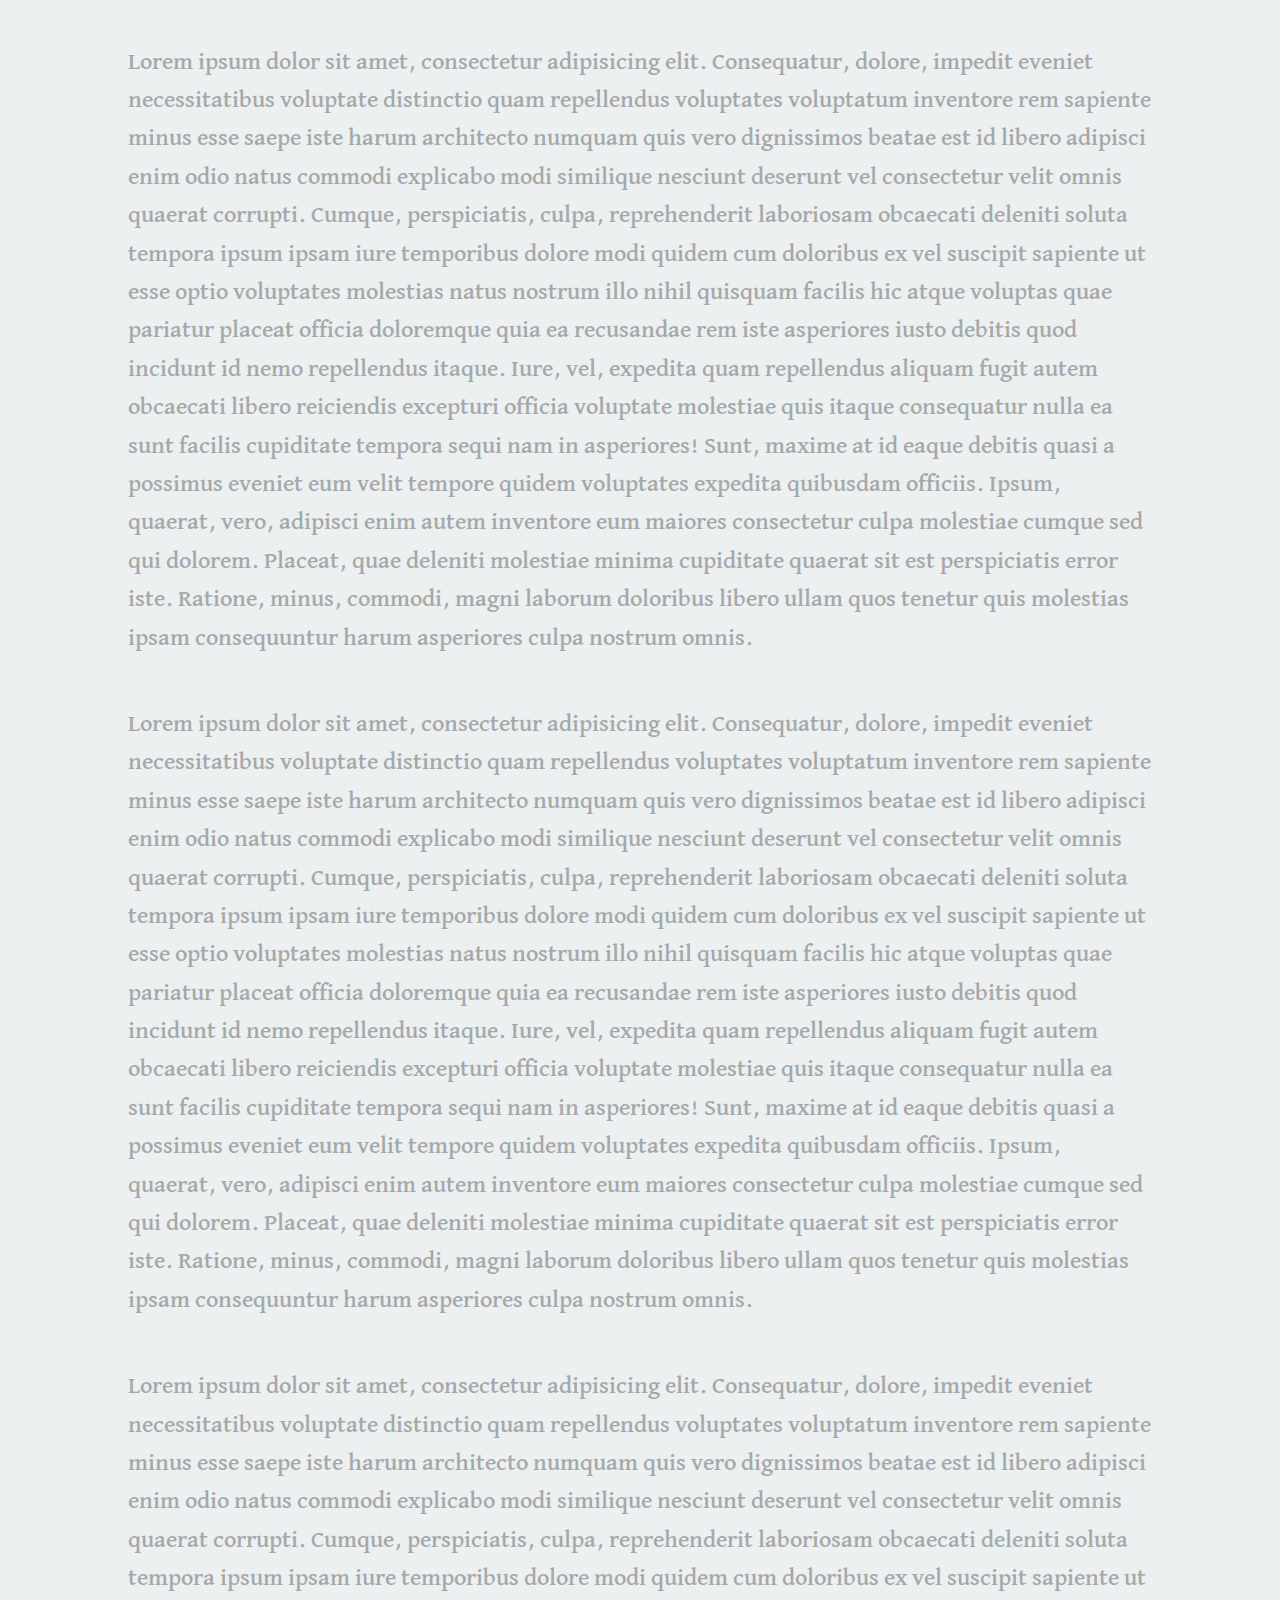
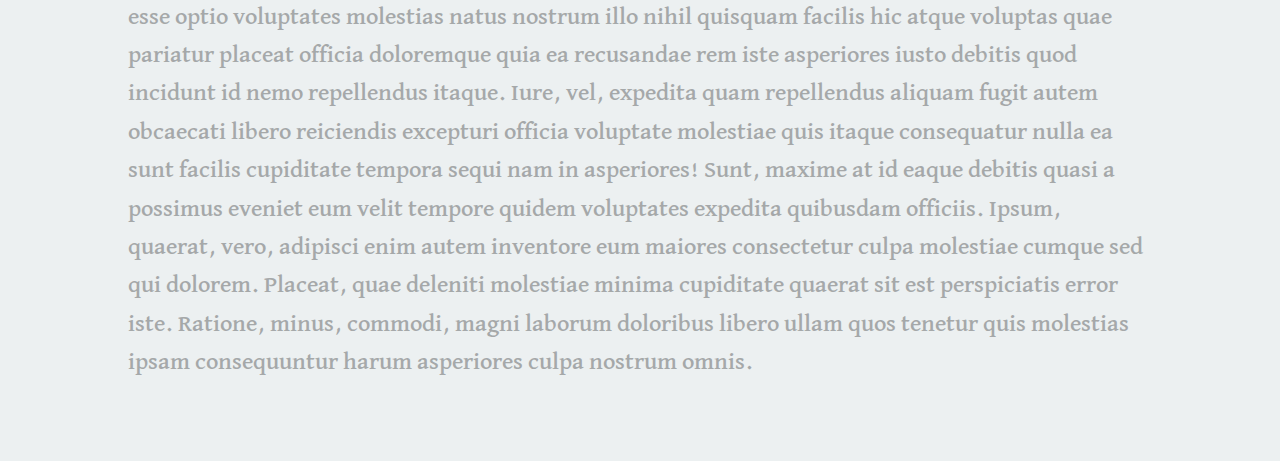
<file: 插件/201607151505/index2.html>
<!DOCTYPE html>
<html lang="zh">
<head>
	<meta charset="UTF-8">
	<meta http-equiv="X-UA-Compatible" content="IE=edge,chrome=1"> 
	<meta name="viewport" content="width=device-width, initial-scale=1.0">
	<title>jQuery和CSS3可自动隐藏的导航菜单设计|DEMO2_jQuery之家-自由分享jQuery、html5、css3的插件库</title>
	<link href="https://fonts.googleapis.com/css?family=David+Libre|Hind:400,700" rel="stylesheet">
	<link rel="stylesheet" href="css/reset.css"> <!-- CSS reset -->
	<link rel="stylesheet" type="text/css" href="css/htmleaf-demo.css">
	<link rel="stylesheet" href="css/style.css"> <!-- Resource style -->
	<!--[if IE]>
		<script src="http://libs.useso.com/js/html5shiv/3.7/html5shiv.min.js"></script>
	<![endif]-->
</head>
<body>
	<header class="cd-auto-hide-header">
		<div class="logo"><a href="#0"><img src="img/cd-logo.svg" alt="Logo"></a></div>

		<nav class="cd-primary-nav">
			<a href="#cd-navigation" class="nav-trigger">
				<span>
					<em aria-hidden="true"></em>
					Menu
				</span>
			</a> <!-- .nav-trigger -->

			<ul id="cd-navigation">
				<li><a href="#0">The team</a></li>
				<li><a href="#0">Our Products</a></li>
				<li><a href="#0">Our Services</a></li>
				<li><a href="#0">Shopping tools</a></li>
				<li><a href="#0">Contact Us</a></li>
			</ul>
		</nav> <!-- .cd-primary-nav -->

		<nav class="cd-secondary-nav">
			<ul>
				<li><a class="active" href="#0">Intro</a></li>
				<li><a href="#0">Features</a></li>
				<li><a href="#0">Photos</a></li>
				<li><a href="#0">Videos</a></li>
				<li><a href="#0">Specs</a></li>
				<li><a href="#0">Support</a></li>
				<li><a href="#0">Compare</a></li>
				<li><a href="#0">Buy</a></li>
			</ul>
		</nav> <!-- .cd-secondary-nav -->
	</header> <!-- .cd-auto-hide-header -->

	<main class="cd-main-content sub-nav">
		<div>
			<header class="htmleaf-header">
				<h1>jQuery和CSS3可自动隐藏的导航菜单设计 <span>A Auto-Hiding Navigation Design</span></h1>
				<div class="htmleaf-links">
					<a class="htmleaf-icon icon-htmleaf-home-outline" href="http://www.htmleaf.com/" title="jQuery之家" target="_blank"><span> jQuery之家</span></a>
					<a class="htmleaf-icon icon-htmleaf-arrow-forward-outline" href="http://www.htmleaf.com/jQuery/Menu-Navigation/201607153734.html" title="返回下载页" target="_blank"><span> 返回下载页</span></a>
				</div>
				<div class="htmleaf-demo center">
				  <a href="index.html">nav-simple</a>
				  <a href="index2.html" class="current">nav-subnav</a>
				  <a href="index3.html">nav-hero-subnav</a>
				</div>
			</header>

			<p>
				Lorem ipsum dolor sit amet, consectetur adipisicing elit. Consequatur, dolore, impedit eveniet necessitatibus voluptate distinctio quam repellendus voluptates voluptatum inventore rem sapiente minus esse saepe iste harum architecto numquam quis vero dignissimos beatae est id libero adipisci enim odio natus commodi explicabo modi similique nesciunt deserunt vel consectetur velit omnis quaerat corrupti. Cumque, perspiciatis, culpa, reprehenderit laboriosam obcaecati deleniti soluta tempora ipsum ipsam iure temporibus dolore modi quidem cum doloribus ex vel suscipit sapiente ut esse optio voluptates molestias natus nostrum illo nihil quisquam facilis hic atque voluptas quae pariatur placeat officia doloremque quia ea recusandae rem iste asperiores iusto debitis quod incidunt id nemo repellendus itaque. Iure, vel, expedita quam repellendus aliquam fugit autem obcaecati libero reiciendis excepturi officia voluptate molestiae quis itaque consequatur nulla ea sunt facilis cupiditate tempora sequi nam in asperiores! Sunt, maxime at id eaque debitis quasi a possimus eveniet eum velit tempore quidem voluptates expedita quibusdam officiis. Ipsum, quaerat, vero, adipisci enim autem inventore eum maiores consectetur culpa molestiae cumque sed qui dolorem. Placeat, quae deleniti molestiae minima cupiditate quaerat sit est perspiciatis error iste. Ratione, minus, commodi, magni laborum doloribus libero ullam quos tenetur quis molestias ipsam consequuntur harum asperiores culpa nostrum omnis.
			</p>

			<p>
				Lorem ipsum dolor sit amet, consectetur adipisicing elit. Consequatur, dolore, impedit eveniet necessitatibus voluptate distinctio quam repellendus voluptates voluptatum inventore rem sapiente minus esse saepe iste harum architecto numquam quis vero dignissimos beatae est id libero adipisci enim odio natus commodi explicabo modi similique nesciunt deserunt vel consectetur velit omnis quaerat corrupti. Cumque, perspiciatis, culpa, reprehenderit laboriosam obcaecati deleniti soluta tempora ipsum ipsam iure temporibus dolore modi quidem cum doloribus ex vel suscipit sapiente ut esse optio voluptates molestias natus nostrum illo nihil quisquam facilis hic atque voluptas quae pariatur placeat officia doloremque quia ea recusandae rem iste asperiores iusto debitis quod incidunt id nemo repellendus itaque. Iure, vel, expedita quam repellendus aliquam fugit autem obcaecati libero reiciendis excepturi officia voluptate molestiae quis itaque consequatur nulla ea sunt facilis cupiditate tempora sequi nam in asperiores! Sunt, maxime at id eaque debitis quasi a possimus eveniet eum velit tempore quidem voluptates expedita quibusdam officiis. Ipsum, quaerat, vero, adipisci enim autem inventore eum maiores consectetur culpa molestiae cumque sed qui dolorem. Placeat, quae deleniti molestiae minima cupiditate quaerat sit est perspiciatis error iste. Ratione, minus, commodi, magni laborum doloribus libero ullam quos tenetur quis molestias ipsam consequuntur harum asperiores culpa nostrum omnis.
			</p>

			<p>
				Lorem ipsum dolor sit amet, consectetur adipisicing elit. Dolore, quos, voluptate, sunt, in suscipit quibusdam quis dignissimos eligendi repellendus ipsam exercitationem adipisci nostrum fugit accusamus quae cum nisi accusantium eaque.
			</p>

			<p>
				Lorem ipsum dolor sit amet, consectetur adipisicing elit. Consequatur, dolore, impedit eveniet necessitatibus voluptate distinctio quam repellendus voluptates voluptatum inventore rem sapiente minus esse saepe iste harum architecto numquam quis vero dignissimos beatae est id libero adipisci enim odio natus commodi explicabo modi similique nesciunt deserunt vel consectetur velit omnis quaerat corrupti. Cumque, perspiciatis, culpa, reprehenderit laboriosam obcaecati deleniti soluta tempora ipsum ipsam iure temporibus dolore modi quidem cum doloribus ex vel suscipit sapiente ut esse optio voluptates molestias natus nostrum illo nihil quisquam facilis hic atque voluptas quae pariatur placeat officia doloremque quia ea recusandae rem iste asperiores iusto debitis quod incidunt id nemo repellendus itaque. Iure, vel, expedita quam repellendus aliquam fugit autem obcaecati libero reiciendis excepturi officia voluptate molestiae quis itaque consequatur nulla ea sunt facilis cupiditate tempora sequi nam in asperiores! Sunt, maxime at id eaque debitis quasi a possimus eveniet eum velit tempore quidem voluptates expedita quibusdam officiis. Ipsum, quaerat, vero, adipisci enim autem inventore eum maiores consectetur culpa molestiae cumque sed qui dolorem. Placeat, quae deleniti molestiae minima cupiditate quaerat sit est perspiciatis error iste. Ratione, minus, commodi, magni laborum doloribus libero ullam quos tenetur quis molestias ipsam consequuntur harum asperiores culpa nostrum omnis.
			</p>

			<p>
				Lorem ipsum dolor sit amet, consectetur adipisicing elit. Consequatur, dolore, impedit eveniet necessitatibus voluptate distinctio quam repellendus voluptates voluptatum inventore rem sapiente minus esse saepe iste harum architecto numquam quis vero dignissimos beatae est id libero adipisci enim odio natus commodi explicabo modi similique nesciunt deserunt vel consectetur velit omnis quaerat corrupti. Cumque, perspiciatis, culpa, reprehenderit laboriosam obcaecati deleniti soluta tempora ipsum ipsam iure temporibus dolore modi quidem cum doloribus ex vel suscipit sapiente ut esse optio voluptates molestias natus nostrum illo nihil quisquam facilis hic atque voluptas quae pariatur placeat officia doloremque quia ea recusandae rem iste asperiores iusto debitis quod incidunt id nemo repellendus itaque. Iure, vel, expedita quam repellendus aliquam fugit autem obcaecati libero reiciendis excepturi officia voluptate molestiae quis itaque consequatur nulla ea sunt facilis cupiditate tempora sequi nam in asperiores! Sunt, maxime at id eaque debitis quasi a possimus eveniet eum velit tempore quidem voluptates expedita quibusdam officiis. Ipsum, quaerat, vero, adipisci enim autem inventore eum maiores consectetur culpa molestiae cumque sed qui dolorem. Placeat, quae deleniti molestiae minima cupiditate quaerat sit est perspiciatis error iste. Ratione, minus, commodi, magni laborum doloribus libero ullam quos tenetur quis molestias ipsam consequuntur harum asperiores culpa nostrum omnis.
			</p>

			<p>
				Lorem ipsum dolor sit amet, consectetur adipisicing elit. Consequatur, dolore, impedit eveniet necessitatibus voluptate distinctio quam repellendus voluptates voluptatum inventore rem sapiente minus esse saepe iste harum architecto numquam quis vero dignissimos beatae est id libero adipisci enim odio natus commodi explicabo modi similique nesciunt deserunt vel consectetur velit omnis quaerat corrupti. Cumque, perspiciatis, culpa, reprehenderit laboriosam obcaecati deleniti soluta tempora ipsum ipsam iure temporibus dolore modi quidem cum doloribus ex vel suscipit sapiente ut esse optio voluptates molestias natus nostrum illo nihil quisquam facilis hic atque voluptas quae pariatur placeat officia doloremque quia ea recusandae rem iste asperiores iusto debitis quod incidunt id nemo repellendus itaque. Iure, vel, expedita quam repellendus aliquam fugit autem obcaecati libero reiciendis excepturi officia voluptate molestiae quis itaque consequatur nulla ea sunt facilis cupiditate tempora sequi nam in asperiores! Sunt, maxime at id eaque debitis quasi a possimus eveniet eum velit tempore quidem voluptates expedita quibusdam officiis. Ipsum, quaerat, vero, adipisci enim autem inventore eum maiores consectetur culpa molestiae cumque sed qui dolorem. Placeat, quae deleniti molestiae minima cupiditate quaerat sit est perspiciatis error iste. Ratione, minus, commodi, magni laborum doloribus libero ullam quos tenetur quis molestias ipsam consequuntur harum asperiores culpa nostrum omnis.
			</p>

			<p>
				Lorem ipsum dolor sit amet, consectetur adipisicing elit. Consequatur, dolore, impedit eveniet necessitatibus voluptate distinctio quam repellendus voluptates voluptatum inventore rem sapiente minus esse saepe iste harum architecto numquam quis vero dignissimos beatae est id libero adipisci enim odio natus commodi explicabo modi similique nesciunt deserunt vel consectetur velit omnis quaerat corrupti. Cumque, perspiciatis, culpa, reprehenderit laboriosam obcaecati deleniti soluta tempora ipsum ipsam iure temporibus dolore modi quidem cum doloribus ex vel suscipit sapiente ut esse optio voluptates molestias natus nostrum illo nihil quisquam facilis hic atque voluptas quae pariatur placeat officia doloremque quia ea recusandae rem iste asperiores iusto debitis quod incidunt id nemo repellendus itaque. Iure, vel, expedita quam repellendus aliquam fugit autem obcaecati libero reiciendis excepturi officia voluptate molestiae quis itaque consequatur nulla ea sunt facilis cupiditate tempora sequi nam in asperiores! Sunt, maxime at id eaque debitis quasi a possimus eveniet eum velit tempore quidem voluptates expedita quibusdam officiis. Ipsum, quaerat, vero, adipisci enim autem inventore eum maiores consectetur culpa molestiae cumque sed qui dolorem. Placeat, quae deleniti molestiae minima cupiditate quaerat sit est perspiciatis error iste. Ratione, minus, commodi, magni laborum doloribus libero ullam quos tenetur quis molestias ipsam consequuntur harum asperiores culpa nostrum omnis.
			</p>

			<p>
				Lorem ipsum dolor sit amet, consectetur adipisicing elit. Consequatur, dolore, impedit eveniet necessitatibus voluptate distinctio quam repellendus voluptates voluptatum inventore rem sapiente minus esse saepe iste harum architecto numquam quis vero dignissimos beatae est id libero adipisci enim odio natus commodi explicabo modi similique nesciunt deserunt vel consectetur velit omnis quaerat corrupti. Cumque, perspiciatis, culpa, reprehenderit laboriosam obcaecati deleniti soluta tempora ipsum ipsam iure temporibus dolore modi quidem cum doloribus ex vel suscipit sapiente ut esse optio voluptates molestias natus nostrum illo nihil quisquam facilis hic atque voluptas quae pariatur placeat officia doloremque quia ea recusandae rem iste asperiores iusto debitis quod incidunt id nemo repellendus itaque. Iure, vel, expedita quam repellendus aliquam fugit autem obcaecati libero reiciendis excepturi officia voluptate molestiae quis itaque consequatur nulla ea sunt facilis cupiditate tempora sequi nam in asperiores! Sunt, maxime at id eaque debitis quasi a possimus eveniet eum velit tempore quidem voluptates expedita quibusdam officiis. Ipsum, quaerat, vero, adipisci enim autem inventore eum maiores consectetur culpa molestiae cumque sed qui dolorem. Placeat, quae deleniti molestiae minima cupiditate quaerat sit est perspiciatis error iste. Ratione, minus, commodi, magni laborum doloribus libero ullam quos tenetur quis molestias ipsam consequuntur harum asperiores culpa nostrum omnis.
			</p>
		</div>
	</main> <!-- .cd-main-content -->
	
	<script src="http://libs.useso.com/js/jquery/2.1.1/jquery.min.js" type="text/javascript"></script>
	<script>window.jQuery || document.write('<script src="js/jquery-2.1.1.min.js"><\/script>')</script>
	<script src="js/main.js"></script> <!-- Resource jQuery -->
</body>
</html>
</file>
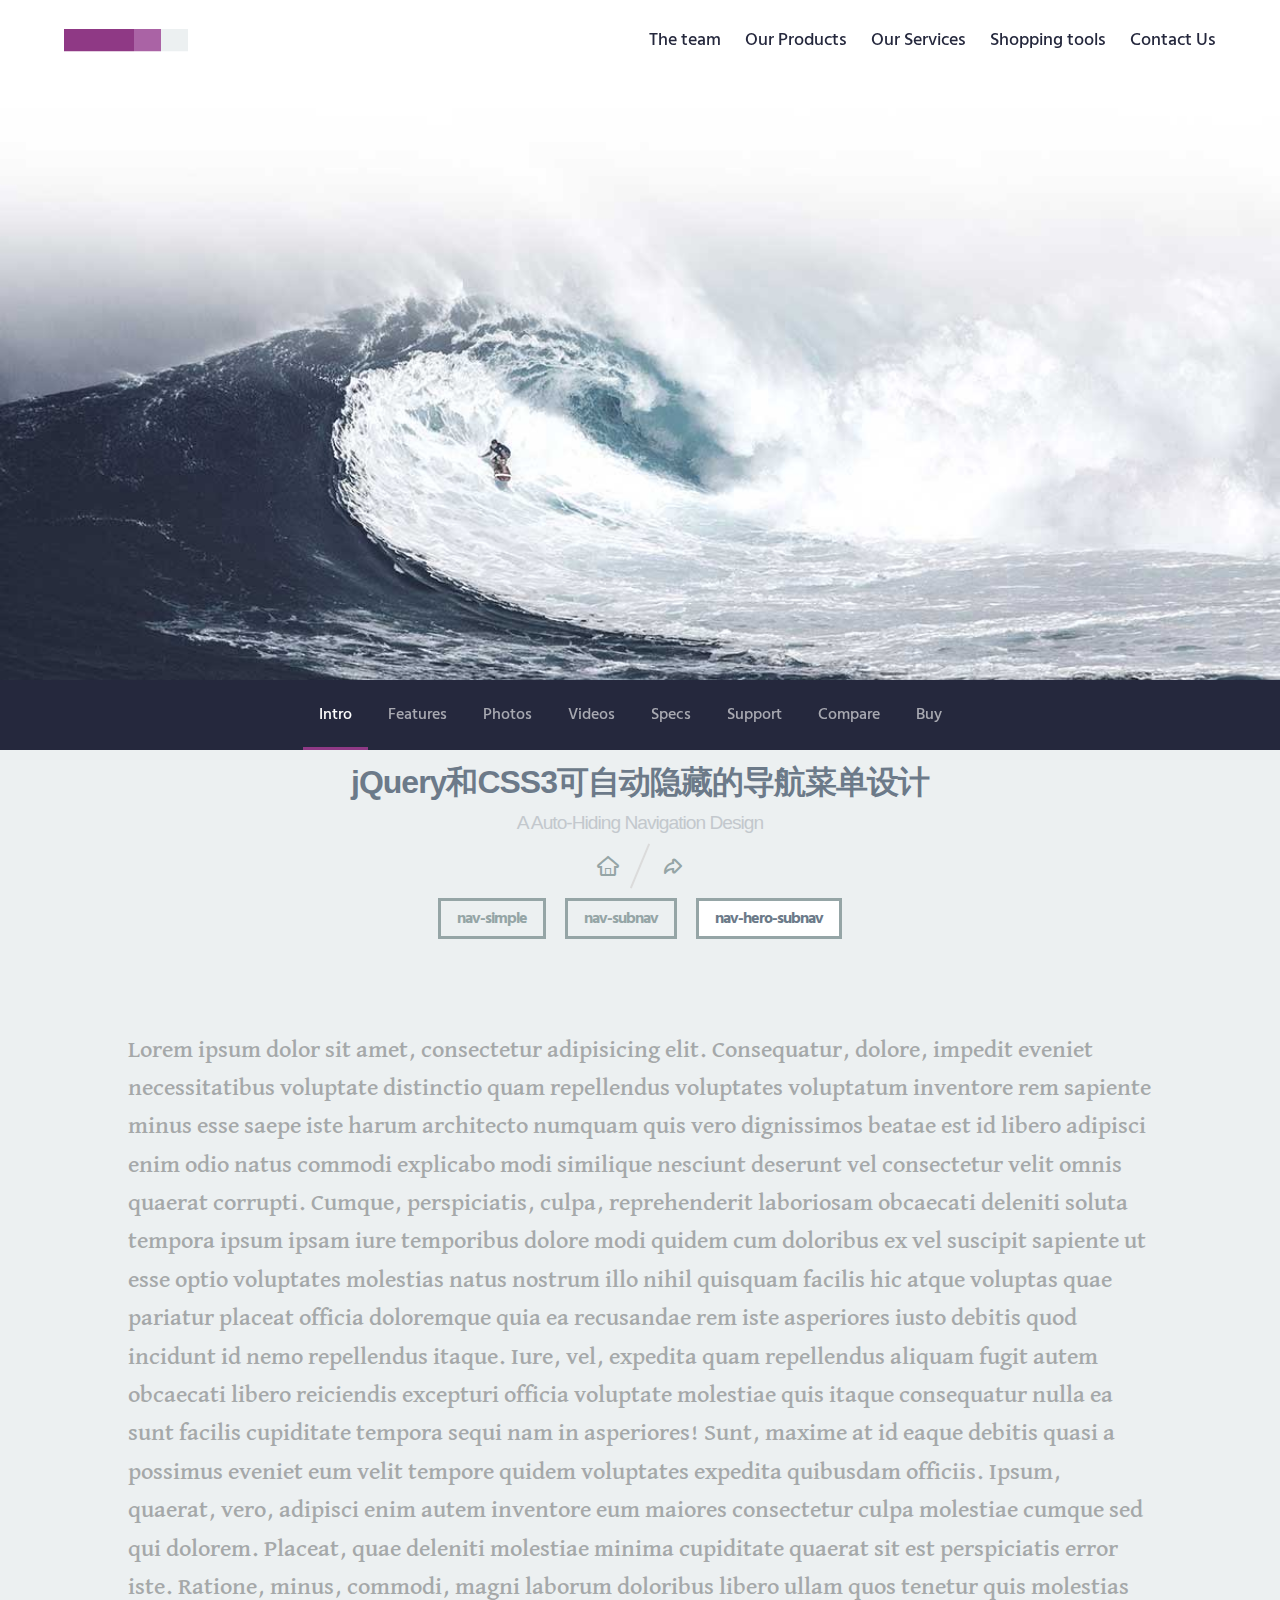
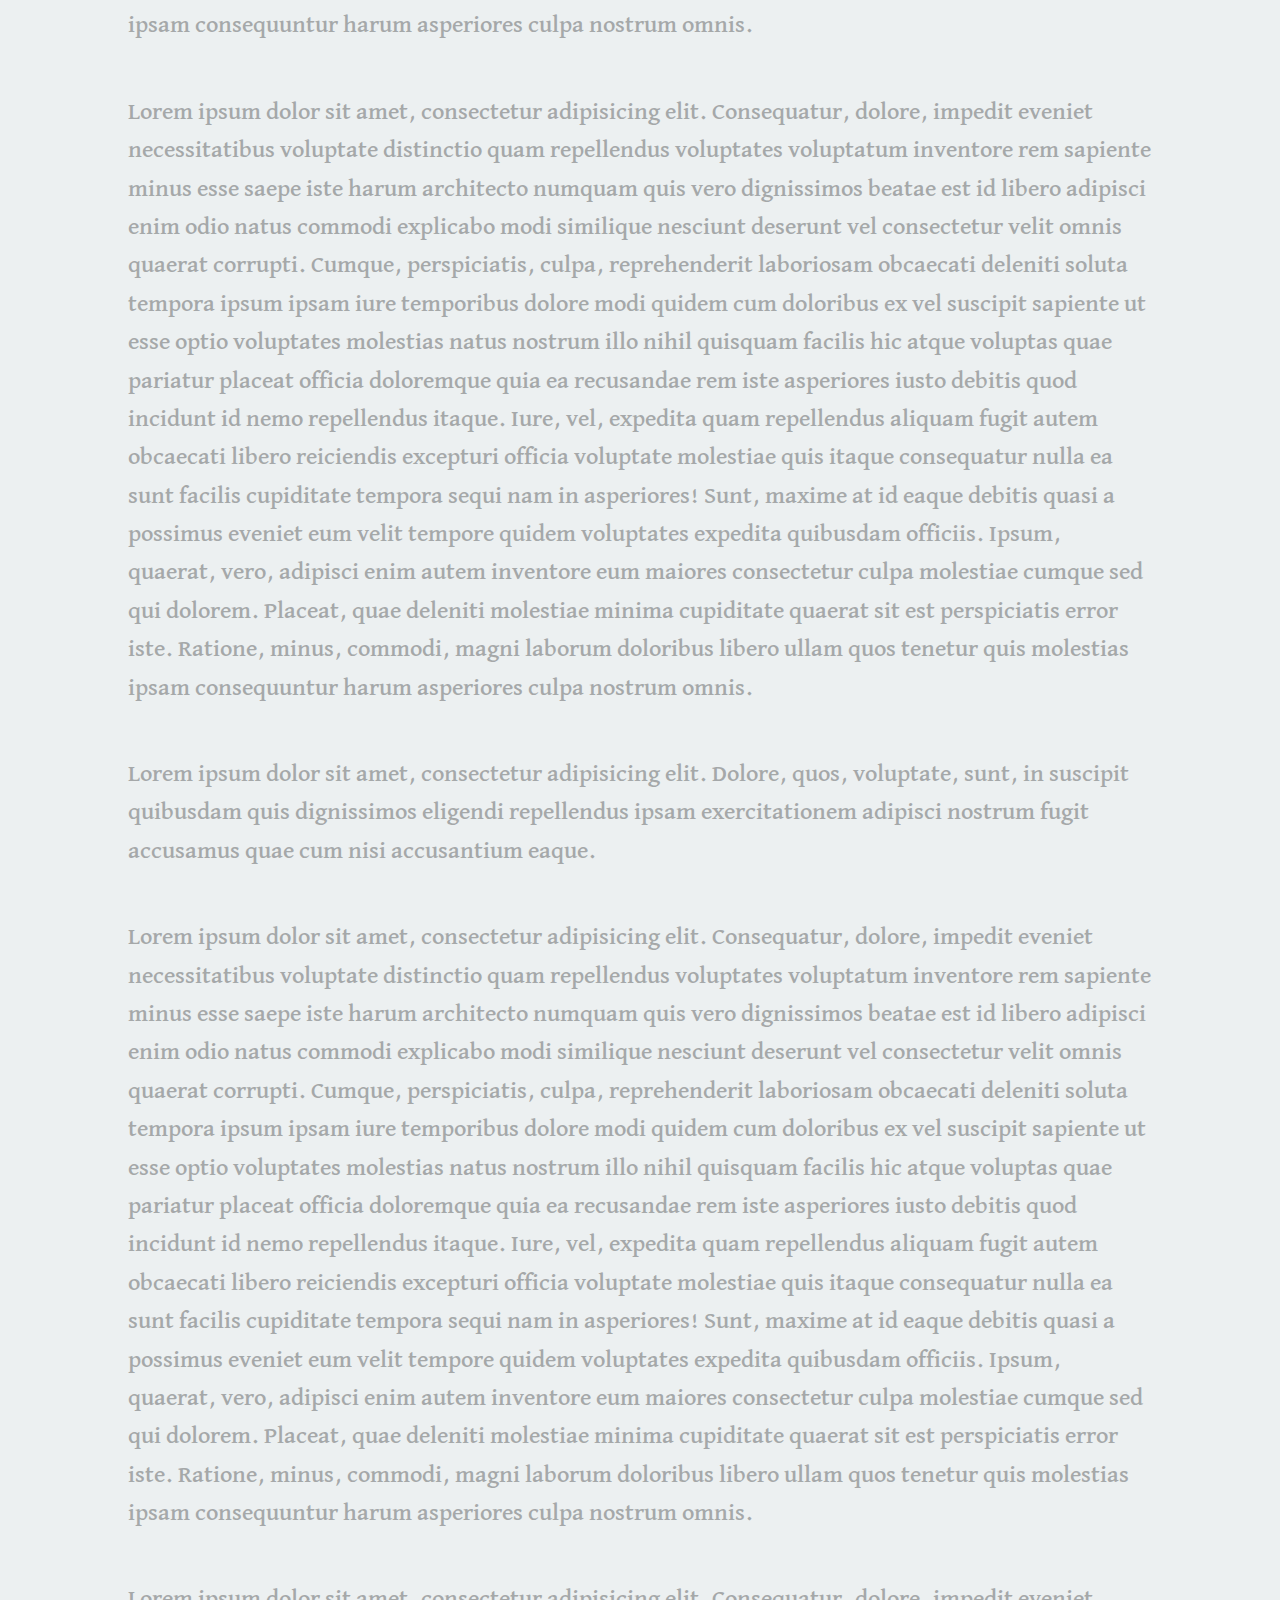
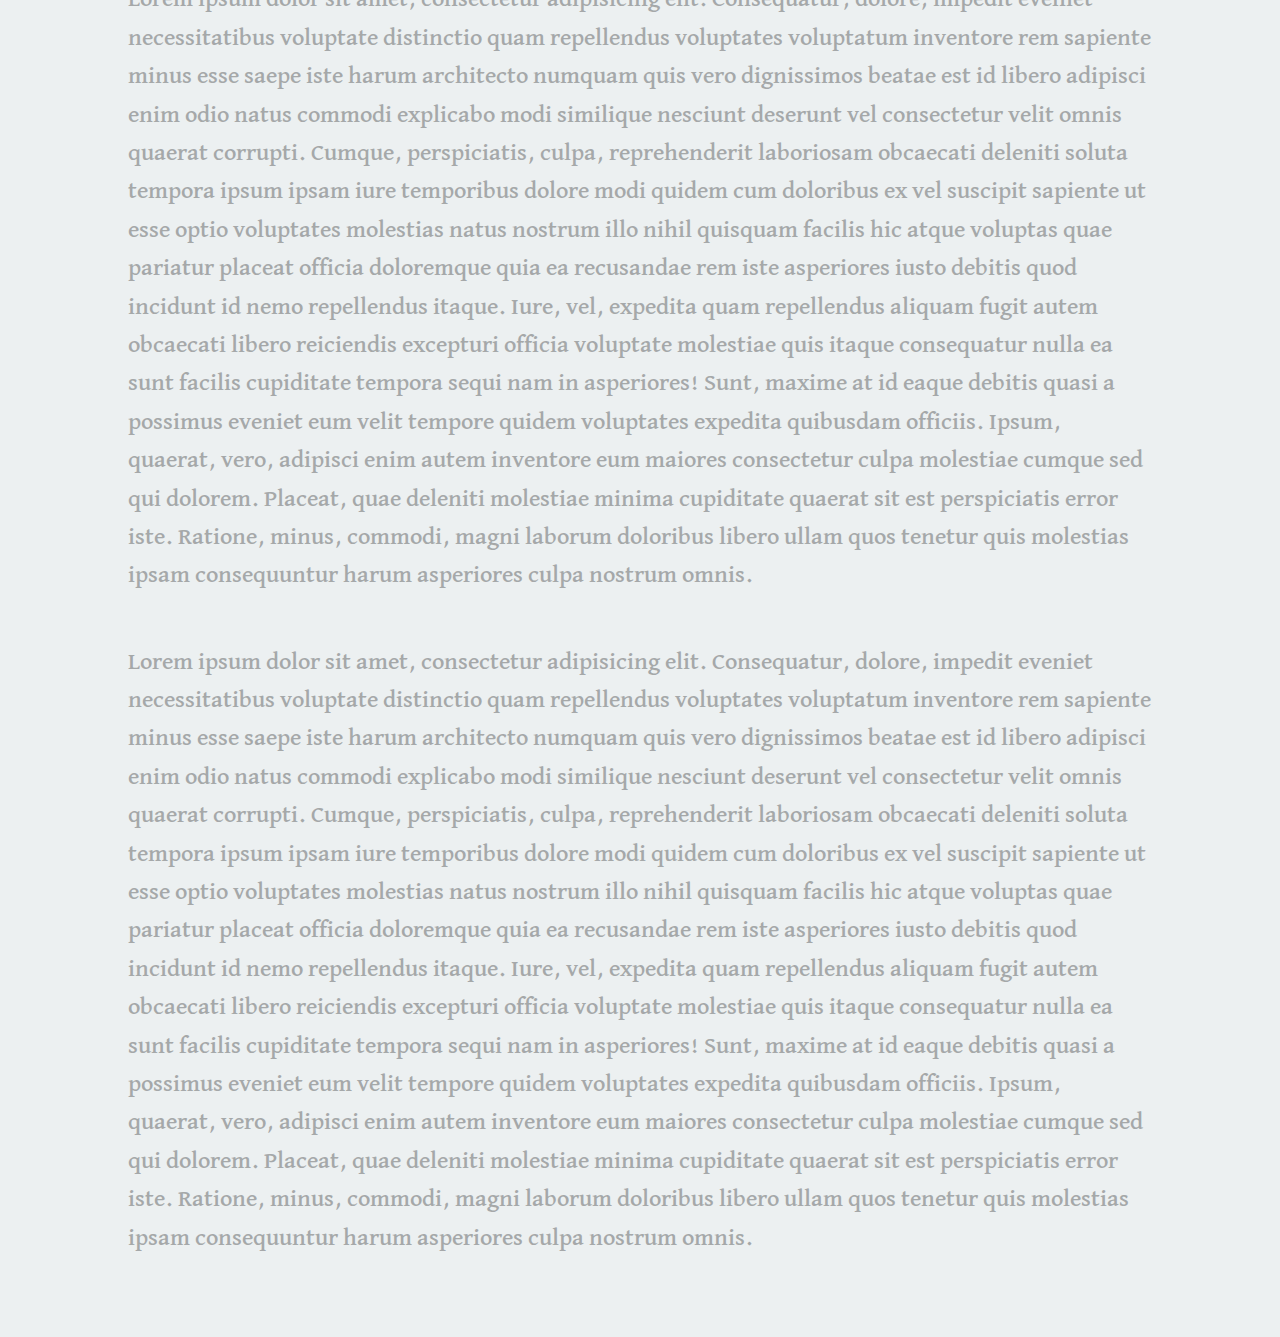
<file: 插件/201607151505/index3.html>
<!DOCTYPE html>
<html lang="zh">
<head>
	<meta charset="UTF-8">
	<meta http-equiv="X-UA-Compatible" content="IE=edge,chrome=1"> 
	<meta name="viewport" content="width=device-width, initial-scale=1.0">
	<title>jQuery和CSS3可自动隐藏的导航菜单设计|DEMO3_jQuery之家-自由分享jQuery、html5、css3的插件库</title>
	<link href="https://fonts.googleapis.com/css?family=David+Libre|Hind:400,700" rel="stylesheet">
	<link rel="stylesheet" href="css/reset.css"> <!-- CSS reset -->
	<link rel="stylesheet" type="text/css" href="css/htmleaf-demo.css">
	<link rel="stylesheet" href="css/style.css"> <!-- Resource style -->
	<!--[if IE]>
		<script src="http://libs.useso.com/js/html5shiv/3.7/html5shiv.min.js"></script>
	<![endif]-->
</head>
<body>
	<header class="cd-auto-hide-header">
		<div class="logo"><a href="#0"><img src="img/cd-logo.svg" alt="Logo"></a></div>

		<nav class="cd-primary-nav">
			<a href="#cd-navigation" class="nav-trigger">
				<span>
					<em aria-hidden="true"></em>
					Menu
				</span>
			</a> <!-- .nav-trigger -->

			<ul id="cd-navigation">
				<li><a href="#0">The team</a></li>
				<li><a href="#0">Our Products</a></li>
				<li><a href="#0">Our Services</a></li>
				<li><a href="#0">Shopping tools</a></li>
				<li><a href="#0">Contact Us</a></li>
			</ul>
		</nav> <!-- .cd-primary-nav -->
	</header> <!-- .cd-auto-hide-header -->

	<section class="cd-hero">
		<div class="cd-hero-content">
			<!-- your content here -->
		</div>
	</section> <!-- .cd-hero -->

	<nav class="cd-secondary-nav">
		<ul>
			<li><a class="active" href="#0">Intro</a></li>
			<li><a href="#0">Features</a></li>
			<li><a href="#0">Photos</a></li>
			<li><a href="#0">Videos</a></li>
			<li><a href="#0">Specs</a></li>
			<li><a href="#0">Support</a></li>
			<li><a href="#0">Compare</a></li>
			<li><a href="#0">Buy</a></li>
		</ul>
	</nav> <!-- .cd-secondary-nav -->

	<main class="cd-main-content sub-nav-hero">
		<div>
			<header class="htmleaf-header">
				<h1>jQuery和CSS3可自动隐藏的导航菜单设计 <span>A Auto-Hiding Navigation Design</span></h1>
				<div class="htmleaf-links">
					<a class="htmleaf-icon icon-htmleaf-home-outline" href="http://www.htmleaf.com/" title="jQuery之家" target="_blank"><span> jQuery之家</span></a>
					<a class="htmleaf-icon icon-htmleaf-arrow-forward-outline" href="http://www.htmleaf.com/jQuery/Menu-Navigation/201607153734.html" title="返回下载页" target="_blank"><span> 返回下载页</span></a>
				</div>
				<div class="htmleaf-demo center">
				  <a href="index.html">nav-simple</a>
				  <a href="index2.html">nav-subnav</a>
				  <a href="index3.html" class="current">nav-hero-subnav</a>
				</div>
			</header>

			<p>
				Lorem ipsum dolor sit amet, consectetur adipisicing elit. Consequatur, dolore, impedit eveniet necessitatibus voluptate distinctio quam repellendus voluptates voluptatum inventore rem sapiente minus esse saepe iste harum architecto numquam quis vero dignissimos beatae est id libero adipisci enim odio natus commodi explicabo modi similique nesciunt deserunt vel consectetur velit omnis quaerat corrupti. Cumque, perspiciatis, culpa, reprehenderit laboriosam obcaecati deleniti soluta tempora ipsum ipsam iure temporibus dolore modi quidem cum doloribus ex vel suscipit sapiente ut esse optio voluptates molestias natus nostrum illo nihil quisquam facilis hic atque voluptas quae pariatur placeat officia doloremque quia ea recusandae rem iste asperiores iusto debitis quod incidunt id nemo repellendus itaque. Iure, vel, expedita quam repellendus aliquam fugit autem obcaecati libero reiciendis excepturi officia voluptate molestiae quis itaque consequatur nulla ea sunt facilis cupiditate tempora sequi nam in asperiores! Sunt, maxime at id eaque debitis quasi a possimus eveniet eum velit tempore quidem voluptates expedita quibusdam officiis. Ipsum, quaerat, vero, adipisci enim autem inventore eum maiores consectetur culpa molestiae cumque sed qui dolorem. Placeat, quae deleniti molestiae minima cupiditate quaerat sit est perspiciatis error iste. Ratione, minus, commodi, magni laborum doloribus libero ullam quos tenetur quis molestias ipsam consequuntur harum asperiores culpa nostrum omnis.
			</p>

			<p>
				Lorem ipsum dolor sit amet, consectetur adipisicing elit. Consequatur, dolore, impedit eveniet necessitatibus voluptate distinctio quam repellendus voluptates voluptatum inventore rem sapiente minus esse saepe iste harum architecto numquam quis vero dignissimos beatae est id libero adipisci enim odio natus commodi explicabo modi similique nesciunt deserunt vel consectetur velit omnis quaerat corrupti. Cumque, perspiciatis, culpa, reprehenderit laboriosam obcaecati deleniti soluta tempora ipsum ipsam iure temporibus dolore modi quidem cum doloribus ex vel suscipit sapiente ut esse optio voluptates molestias natus nostrum illo nihil quisquam facilis hic atque voluptas quae pariatur placeat officia doloremque quia ea recusandae rem iste asperiores iusto debitis quod incidunt id nemo repellendus itaque. Iure, vel, expedita quam repellendus aliquam fugit autem obcaecati libero reiciendis excepturi officia voluptate molestiae quis itaque consequatur nulla ea sunt facilis cupiditate tempora sequi nam in asperiores! Sunt, maxime at id eaque debitis quasi a possimus eveniet eum velit tempore quidem voluptates expedita quibusdam officiis. Ipsum, quaerat, vero, adipisci enim autem inventore eum maiores consectetur culpa molestiae cumque sed qui dolorem. Placeat, quae deleniti molestiae minima cupiditate quaerat sit est perspiciatis error iste. Ratione, minus, commodi, magni laborum doloribus libero ullam quos tenetur quis molestias ipsam consequuntur harum asperiores culpa nostrum omnis.
			</p>

			<p>
				Lorem ipsum dolor sit amet, consectetur adipisicing elit. Dolore, quos, voluptate, sunt, in suscipit quibusdam quis dignissimos eligendi repellendus ipsam exercitationem adipisci nostrum fugit accusamus quae cum nisi accusantium eaque.
			</p>

			<p>
				Lorem ipsum dolor sit amet, consectetur adipisicing elit. Consequatur, dolore, impedit eveniet necessitatibus voluptate distinctio quam repellendus voluptates voluptatum inventore rem sapiente minus esse saepe iste harum architecto numquam quis vero dignissimos beatae est id libero adipisci enim odio natus commodi explicabo modi similique nesciunt deserunt vel consectetur velit omnis quaerat corrupti. Cumque, perspiciatis, culpa, reprehenderit laboriosam obcaecati deleniti soluta tempora ipsum ipsam iure temporibus dolore modi quidem cum doloribus ex vel suscipit sapiente ut esse optio voluptates molestias natus nostrum illo nihil quisquam facilis hic atque voluptas quae pariatur placeat officia doloremque quia ea recusandae rem iste asperiores iusto debitis quod incidunt id nemo repellendus itaque. Iure, vel, expedita quam repellendus aliquam fugit autem obcaecati libero reiciendis excepturi officia voluptate molestiae quis itaque consequatur nulla ea sunt facilis cupiditate tempora sequi nam in asperiores! Sunt, maxime at id eaque debitis quasi a possimus eveniet eum velit tempore quidem voluptates expedita quibusdam officiis. Ipsum, quaerat, vero, adipisci enim autem inventore eum maiores consectetur culpa molestiae cumque sed qui dolorem. Placeat, quae deleniti molestiae minima cupiditate quaerat sit est perspiciatis error iste. Ratione, minus, commodi, magni laborum doloribus libero ullam quos tenetur quis molestias ipsam consequuntur harum asperiores culpa nostrum omnis.
			</p>

			<p>
				Lorem ipsum dolor sit amet, consectetur adipisicing elit. Consequatur, dolore, impedit eveniet necessitatibus voluptate distinctio quam repellendus voluptates voluptatum inventore rem sapiente minus esse saepe iste harum architecto numquam quis vero dignissimos beatae est id libero adipisci enim odio natus commodi explicabo modi similique nesciunt deserunt vel consectetur velit omnis quaerat corrupti. Cumque, perspiciatis, culpa, reprehenderit laboriosam obcaecati deleniti soluta tempora ipsum ipsam iure temporibus dolore modi quidem cum doloribus ex vel suscipit sapiente ut esse optio voluptates molestias natus nostrum illo nihil quisquam facilis hic atque voluptas quae pariatur placeat officia doloremque quia ea recusandae rem iste asperiores iusto debitis quod incidunt id nemo repellendus itaque. Iure, vel, expedita quam repellendus aliquam fugit autem obcaecati libero reiciendis excepturi officia voluptate molestiae quis itaque consequatur nulla ea sunt facilis cupiditate tempora sequi nam in asperiores! Sunt, maxime at id eaque debitis quasi a possimus eveniet eum velit tempore quidem voluptates expedita quibusdam officiis. Ipsum, quaerat, vero, adipisci enim autem inventore eum maiores consectetur culpa molestiae cumque sed qui dolorem. Placeat, quae deleniti molestiae minima cupiditate quaerat sit est perspiciatis error iste. Ratione, minus, commodi, magni laborum doloribus libero ullam quos tenetur quis molestias ipsam consequuntur harum asperiores culpa nostrum omnis.
			</p>

			<p>
				Lorem ipsum dolor sit amet, consectetur adipisicing elit. Consequatur, dolore, impedit eveniet necessitatibus voluptate distinctio quam repellendus voluptates voluptatum inventore rem sapiente minus esse saepe iste harum architecto numquam quis vero dignissimos beatae est id libero adipisci enim odio natus commodi explicabo modi similique nesciunt deserunt vel consectetur velit omnis quaerat corrupti. Cumque, perspiciatis, culpa, reprehenderit laboriosam obcaecati deleniti soluta tempora ipsum ipsam iure temporibus dolore modi quidem cum doloribus ex vel suscipit sapiente ut esse optio voluptates molestias natus nostrum illo nihil quisquam facilis hic atque voluptas quae pariatur placeat officia doloremque quia ea recusandae rem iste asperiores iusto debitis quod incidunt id nemo repellendus itaque. Iure, vel, expedita quam repellendus aliquam fugit autem obcaecati libero reiciendis excepturi officia voluptate molestiae quis itaque consequatur nulla ea sunt facilis cupiditate tempora sequi nam in asperiores! Sunt, maxime at id eaque debitis quasi a possimus eveniet eum velit tempore quidem voluptates expedita quibusdam officiis. Ipsum, quaerat, vero, adipisci enim autem inventore eum maiores consectetur culpa molestiae cumque sed qui dolorem. Placeat, quae deleniti molestiae minima cupiditate quaerat sit est perspiciatis error iste. Ratione, minus, commodi, magni laborum doloribus libero ullam quos tenetur quis molestias ipsam consequuntur harum asperiores culpa nostrum omnis.
			</p>
		</div>
	</main> <!-- .cd-main-content -->
	
	<script src="http://libs.useso.com/js/jquery/2.1.1/jquery.min.js" type="text/javascript"></script>
	<script>window.jQuery || document.write('<script src="js/jquery-2.1.1.min.js"><\/script>')</script>
	<script src="js/main.js"></script> <!-- Resource jQuery -->
</body>
</html>
</file>
<file: 插件/201511191608/css/default.css>
@font-face {
	font-family: 'icomoon';
	src:url('../fonts/icomoon.eot?rretjt');
	src:url('../fonts/icomoon.eot?#iefixrretjt') format('embedded-opentype'),
		url('../fonts/icomoon.woff?rretjt') format('woff'),
		url('../fonts/icomoon.ttf?rretjt') format('truetype'),
		url('../fonts/icomoon.svg?rretjt#icomoon') format('svg');
	font-weight: normal;
	font-style: normal;
}

[class^="icon-"], [class*=" icon-"] {
	font-family: 'icomoon';
	speak: none;
	font-style: normal;
	font-weight: normal;
	font-variant: normal;
	text-transform: none;
	line-height: 1;

	/* Better Font Rendering =========== */
	-webkit-font-smoothing: antialiased;
	-moz-osx-font-smoothing: grayscale;
}

body, html { font-size: 100%; 	padding: 0; margin: 0;}

/* Clearfix hack by Nicolas Gallagher: http://nicolasgallagher.com/micro-clearfix-hack/ */
.clearfix:before,
.clearfix:after {
	content: " ";
	display: table;
}

.clearfix:after {
	clear: both;
}

body{
	background: #494A5F;
	color: #D5D6E2;
	font-family: "Microsoft YaHei","宋体","Segoe UI", "Lucida Grande", Helvetica, Arial,sans-serif, FreeSans, Arimo;
}


.htmleaf-container{
	margin: 0 auto;
	text-align: center;
	overflow: hidden;
}

.bgcolor-1 { background: #f0efee; }
.bgcolor-2 { background: #f9f9f9; }
.bgcolor-3 { background: #e8e8e8; }/*light grey*/
.bgcolor-4 { background: #2f3238; color: #fff; }/*Dark grey*/
.bgcolor-5 { background: #df6659; color: #521e18; }/*pink1*/
.bgcolor-6 { background: #2fa8ec; }/*sky blue*/
.bgcolor-7 { background: #d0d6d6; }/*White tea*/
.bgcolor-8 { background: #3d4444; color: #fff; }/*Dark grey2*/
.bgcolor-9 { background: #ef3f52; color: #fff;}/*pink2*/
.bgcolor-10{ background: #64448f; color: #fff;}/*Violet*/
.bgcolor-11{ background: #3755ad; color: #fff;}/*dark blue*/
.bgcolor-12{ background: #3498DB; color: #fff;}/*light blue*/
.bgcolor-20{ background: #494A5F;color: #D5D6E2;}
/* Header */
.htmleaf-header{
	padding: 1em 190px 1em;
	letter-spacing: -1px;
	text-align: center;
	background: #66677c;
}
.htmleaf-header h1 {
	color: #D5D6E2;
	font-weight: 600;
	font-size: 2em;
	line-height: 1;
	margin-bottom: 0;
	font-family: "Microsoft YaHei","宋体","Segoe UI", "Lucida Grande", Helvetica, Arial,sans-serif, FreeSans, Arimo;
}
.htmleaf-header h1 span {
	font-family: "Microsoft YaHei","宋体","Segoe UI", "Lucida Grande", Helvetica, Arial,sans-serif, FreeSans, Arimo;
	display: block;
	font-size: 60%;
	font-weight: 400;
	padding: 0.8em 0 0.5em 0;
	color: #c3c8cd;
}
/*nav*/
.htmleaf-demo a{color: #fff;text-decoration: none;}
.htmleaf-demo{width: 100%;padding-bottom: 1.2em;}
.htmleaf-demo a{display: inline-block;margin: 0.5em;padding: 0.6em 1em;border: 3px solid #fff;font-weight: 700;}
.htmleaf-demo a:hover{opacity: 0.6;}
.htmleaf-demo a.current{background:#1d7db1;color: #fff; }
/* Top Navigation Style */
.htmleaf-links {
	position: relative;
	display: inline-block;
	white-space: nowrap;
	font-size: 1.5em;
	text-align: center;
}

.htmleaf-links::after {
	position: absolute;
	top: 0;
	left: 50%;
	margin-left: -1px;
	width: 2px;
	height: 100%;
	background: #dbdbdb;
	content: '';
	-webkit-transform: rotate3d(0,0,1,22.5deg);
	transform: rotate3d(0,0,1,22.5deg);
}

.htmleaf-icon {
	display: inline-block;
	margin: 0.5em;
	padding: 0em 0;
	width: 1.5em;
	text-decoration: none;
}

.htmleaf-icon span {
	display: none;
}

.htmleaf-icon:before {
	margin: 0 5px;
	text-transform: none;
	font-weight: normal;
	font-style: normal;
	font-variant: normal;
	font-family: 'icomoon';
	line-height: 1;
	speak: none;
	-webkit-font-smoothing: antialiased;
}
/* footer */
.htmleaf-footer{width: 100%;padding-top: 10px;}
.htmleaf-small{font-size: 0.8em;}
.center{text-align: center;}

/****/
.related {
	color: #fff;
	background: #494A5F;
	text-align: center;
	font-size: 1.25em;
	padding: 0.5em 0;
	overflow: hidden;
}

.related > a {
	vertical-align: top;
	width: calc(100% - 20px);
	max-width: 340px;
	display: inline-block;
	text-align: center;
	margin: 20px 10px;
	padding: 25px;
	font-family: "Microsoft YaHei","宋体","Segoe UI", "Lucida Grande", Helvetica, Arial,sans-serif, FreeSans, Arimo;
}
.related a {
	display: inline-block;
	text-align: left;
	margin: 20px auto;
	padding: 10px 20px;
	opacity: 0.8;
	-webkit-transition: opacity 0.3s;
	transition: opacity 0.3s;
	-webkit-backface-visibility: hidden;
}

.related a:hover,
.related a:active {
	opacity: 1;
}

.related a img {
	max-width: 100%;
	opacity: 0.8;
	border-radius: 4px;
}
.related a:hover img,
.related a:active img {
	opacity: 1;
}
.related h3{font-family: "Microsoft YaHei", sans-serif;}
.related a h3 {
	font-weight: 300;
	margin-top: 0.15em;
	color: #fff;
}
/* icomoon */
.icon-htmleaf-home-outline:before {
	content: "\e5000";
}

.icon-htmleaf-arrow-forward-outline:before {
	content: "\e5001";
}

@media screen and (max-width: 50em) {
	.htmleaf-header {
		padding: 3em 10% 4em;
	}
	.htmleaf-header h1 {
        font-size:2em;
    }
}


@media screen and (max-width: 40em) {
	.htmleaf-header h1 {
		font-size: 1.5em;
	}
}

@media screen and (max-width: 30em) {
    .htmleaf-header h1 {
        font-size:1.2em;
    }
}
</file>
<file: 插件/201511191608/css/style.css>
/* -------------------------------- 

Primary style

-------------------------------- */
*, *::after, *::before {
  box-sizing: border-box;
}

html {
  font-size: 62.5%;
}

body {
  font-size: 1.6rem;
  font-family: "Microsoft YaHei","Source Sans Pro", sans-serif;
  color: #003c5d;
  background-color: #ffffff;
}

a {
  color: #9acd91;
  text-decoration: none;
}

img {
  max-width: 100%;
}

/* -------------------------------- 

Stretchy Nav style - common to:
 - basic navigation
 - add-content navigation
 - edit-content navigation

-------------------------------- */
.cd-stretchy-nav {
  position: fixed;
  z-index: 2;
  top: 40px;
  right: 5%;
}
.cd-stretchy-nav .stretchy-nav-bg {
  /* this is the stretching navigation background */
  position: absolute;
  z-index: 1;
  top: 0;
  right: 0;
  width: 60px;
  height: 60px;
  border-radius: 30px;
  background: #9acd91;
  box-shadow: 0 1px 4px rgba(0, 0, 0, 0.2);
  -webkit-transition: height 0.2s, box-shadow 0.2s;
  -moz-transition: height 0.2s, box-shadow 0.2s;
  transition: height 0.2s, box-shadow 0.2s;
}
.cd-stretchy-nav.nav-is-visible .stretchy-nav-bg {
  height: 100%;
  box-shadow: 0 6px 30px rgba(0, 0, 0, 0.2);
}

.cd-nav-trigger {
  position: absolute;
  z-index: 3;
  top: 0;
  right: 0;
  height: 60px;
  width: 60px;
  border-radius: 50%;
  /* replace text with image */
  overflow: hidden;
  white-space: nowrap;
  color: transparent;
}
.cd-nav-trigger span, .cd-nav-trigger span::after, .cd-nav-trigger span::before {
  /* this is the hamburger icon */
  position: absolute;
  width: 16px;
  height: 2px;
  background-color: #ffffff;
}
.cd-nav-trigger span {
  /* middle line of the hamburger icon */
  left: 50%;
  top: 50%;
  bottom: auto;
  right: auto;
  -webkit-transform: translateX(-50%) translateY(-50%);
  -moz-transform: translateX(-50%) translateY(-50%);
  -ms-transform: translateX(-50%) translateY(-50%);
  -o-transform: translateX(-50%) translateY(-50%);
  transform: translateX(-50%) translateY(-50%);
  -webkit-transition: background-color 0.2s;
  -moz-transition: background-color 0.2s;
  transition: background-color 0.2s;
}
.cd-nav-trigger span::after, .cd-nav-trigger span::before {
  /* top and bottom lines of the hamburger icon */
  content: '';
  top: 0;
  left: 0;
  -webkit-backface-visibility: hidden;
  backface-visibility: hidden;
  -webkit-transition: -webkit-transform 0.2s;
  -moz-transition: -moz-transform 0.2s;
  transition: transform 0.2s;
}
.cd-nav-trigger span::before {
  -webkit-transform: translateY(-6px);
  -moz-transform: translateY(-6px);
  -ms-transform: translateY(-6px);
  -o-transform: translateY(-6px);
  transform: translateY(-6px);
}
.cd-nav-trigger span::after {
  -webkit-transform: translateY(6px);
  -moz-transform: translateY(6px);
  -ms-transform: translateY(6px);
  -o-transform: translateY(6px);
  transform: translateY(6px);
}
.no-touch .cd-nav-trigger:hover ~ .stretchy-nav-bg {
  box-shadow: 0 6px 30px rgba(0, 0, 0, 0.2);
}
.nav-is-visible .cd-nav-trigger span {
  background-color: transparent;
}
.nav-is-visible .cd-nav-trigger span::before {
  -webkit-transform: rotate(-45deg);
  -moz-transform: rotate(-45deg);
  -ms-transform: rotate(-45deg);
  -o-transform: rotate(-45deg);
  transform: rotate(-45deg);
}
.nav-is-visible .cd-nav-trigger span::after {
  -webkit-transform: rotate(45deg);
  -moz-transform: rotate(45deg);
  -ms-transform: rotate(45deg);
  -o-transform: rotate(45deg);
  transform: rotate(45deg);
}

.cd-stretchy-nav ul {
  position: relative;
  z-index: 2;
  padding: 60px 0 0;
  visibility: hidden;
  -webkit-transition: visibility 0.3s;
  -moz-transition: visibility 0.3s;
  transition: visibility 0.3s;
  text-align: right;
}
.cd-stretchy-nav ul a {
  position: relative;
  display: block;
  height: 50px;
  line-height: 50px;
  padding: 0 calc(1em + 60px) 0 1em;
  color: rgba(255, 255, 255, 0.7);
  font-size: 1.4rem;
  -webkit-transition: color 0.2s;
  -moz-transition: color 0.2s;
  transition: color 0.2s;
}
.cd-stretchy-nav ul a::after {
  /* navigation item icons */
  content: '';
  position: absolute;
  height: 16px;
  width: 16px;
  right: 22px;
  top: 50%;
  -webkit-transform: translateY(-50%) scale(0);
  -moz-transform: translateY(-50%) scale(0);
  -ms-transform: translateY(-50%) scale(0);
  -o-transform: translateY(-50%) scale(0);
  transform: translateY(-50%) scale(0);
  opacity: .6;
  background: url(../img/cd-sprite-1.svg) no-repeat 0 0;
}
.cd-stretchy-nav ul a::before {
  /* line visible next to the active navigation item */
  content: '';
  position: absolute;
  width: 3px;
  height: 16px;
  top: 50%;
  right: 60px;
  -webkit-transform: translateX(3px) translateY(-50%) scaleY(0);
  -moz-transform: translateX(3px) translateY(-50%) scaleY(0);
  -ms-transform: translateX(3px) translateY(-50%) scaleY(0);
  -o-transform: translateX(3px) translateY(-50%) scaleY(0);
  transform: translateX(3px) translateY(-50%) scaleY(0);
  background-color: #0a9581;
}
.cd-stretchy-nav ul li:first-of-type a::after {
  /* change custom icon using image sprites */
  background-position: -32px 0;
}
.cd-stretchy-nav ul li:nth-of-type(2) a::after {
  background-position: -64px 0;
}
.cd-stretchy-nav ul li:nth-of-type(3) a::after {
  background-position: -48px 0;
}
.cd-stretchy-nav ul li:nth-of-type(4) a::after {
  background-position: 0 0;
}
.cd-stretchy-nav ul li:nth-of-type(5) a::after {
  background-position: -16px 0;
}
.cd-stretchy-nav ul span {
  /* navigation item labels */
  display: block;
  opacity: 0;
  -webkit-transform: translateX(-25px);
  -moz-transform: translateX(-25px);
  -ms-transform: translateX(-25px);
  -o-transform: translateX(-25px);
  transform: translateX(-25px);
}

.cd-stretchy-nav.nav-is-visible ul {
  visibility: visible;
}
.cd-stretchy-nav.nav-is-visible ul a::after {
  /* navigation item icons */
  -webkit-transform: translateY(-50%) scale(1);
  -moz-transform: translateY(-50%) scale(1);
  -ms-transform: translateY(-50%) scale(1);
  -o-transform: translateY(-50%) scale(1);
  transform: translateY(-50%) scale(1);
  -webkit-animation: scaleIn 0.15s backwards;
  -moz-animation: scaleIn 0.15s backwards;
  animation: scaleIn 0.15s backwards;
  -webkit-transition: opacity 0.2s;
  -moz-transition: opacity 0.2s;
  transition: opacity 0.2s;
}
.cd-stretchy-nav.nav-is-visible ul a.active {
  color: #ffffff;
}
.cd-stretchy-nav.nav-is-visible ul a.active::after {
  opacity: 1;
}
.cd-stretchy-nav.nav-is-visible ul a.active::before {
  -webkit-transform: translateX(3px) translateY(-50%) scaleY(1);
  -moz-transform: translateX(3px) translateY(-50%) scaleY(1);
  -ms-transform: translateX(3px) translateY(-50%) scaleY(1);
  -o-transform: translateX(3px) translateY(-50%) scaleY(1);
  transform: translateX(3px) translateY(-50%) scaleY(1);
  -webkit-transition: -webkit-transform 0.15s 0.3s;
  -moz-transition: -moz-transform 0.15s 0.3s;
  transition: transform 0.15s 0.3s;
}
.cd-stretchy-nav.nav-is-visible ul span {
  opacity: 1;
  -webkit-transform: translateX(0);
  -moz-transform: translateX(0);
  -ms-transform: translateX(0);
  -o-transform: translateX(0);
  transform: translateX(0);
  -webkit-animation: slideIn 0.15s backwards;
  -moz-animation: slideIn 0.15s backwards;
  animation: slideIn 0.15s backwards;
  -webkit-transition: -webkit-transform 0.2s;
  -moz-transition: -moz-transform 0.2s;
  transition: transform 0.2s;
}
.no-touch .cd-stretchy-nav.nav-is-visible ul a:hover {
  color: #ffffff;
}
.no-touch .cd-stretchy-nav.nav-is-visible ul a:hover::after {
  opacity: 1;
}
.no-touch .cd-stretchy-nav.nav-is-visible ul a:hover span {
  -webkit-transform: translateX(-5px);
  -moz-transform: translateX(-5px);
  -ms-transform: translateX(-5px);
  -o-transform: translateX(-5px);
  transform: translateX(-5px);
}
.cd-stretchy-nav.nav-is-visible ul li:first-of-type a::after,
.cd-stretchy-nav.nav-is-visible ul li:first-of-type span {
  -webkit-animation-delay: 0.05s;
  -moz-animation-delay: 0.05s;
  animation-delay: 0.05s;
}
.cd-stretchy-nav.nav-is-visible ul li:nth-of-type(2) a::after,
.cd-stretchy-nav.nav-is-visible ul li:nth-of-type(2) span {
  -webkit-animation-delay: 0.1s;
  -moz-animation-delay: 0.1s;
  animation-delay: 0.1s;
}
.cd-stretchy-nav.nav-is-visible ul li:nth-of-type(3) a::after,
.cd-stretchy-nav.nav-is-visible ul li:nth-of-type(3) span {
  -webkit-animation-delay: 0.15s;
  -moz-animation-delay: 0.15s;
  animation-delay: 0.15s;
}
.cd-stretchy-nav.nav-is-visible ul li:nth-of-type(4) a::after,
.cd-stretchy-nav.nav-is-visible ul li:nth-of-type(4) span {
  -webkit-animation-delay: 0.2s;
  -moz-animation-delay: 0.2s;
  animation-delay: 0.2s;
}
.cd-stretchy-nav.nav-is-visible ul li:nth-of-type(5) a::after,
.cd-stretchy-nav.nav-is-visible ul li:nth-of-type(5) span {
  -webkit-animation-delay: 0.25s;
  -moz-animation-delay: 0.25s;
  animation-delay: 0.25s;
}

/* -------------------------------- 

add-content navigation style

-------------------------------- */
.cd-stretchy-nav.add-content {
  bottom: 50px;
  top: auto;
  left: 50%;
  right: auto;
  -webkit-transform: translateX(-50%);
  -moz-transform: translateX(-50%);
  -ms-transform: translateX(-50%);
  -o-transform: translateX(-50%);
  transform: translateX(-50%);
  width: 300px;
}
.cd-stretchy-nav.add-content .stretchy-nav-bg {
  left: 50%;
  right: auto;
  -webkit-transform: translateX(-50%);
  -moz-transform: translateX(-50%);
  -ms-transform: translateX(-50%);
  -o-transform: translateX(-50%);
  transform: translateX(-50%);
  background-color: #8ac57f;
  -webkit-transition: width 0.2s, box-shadow 0.2s;
  -moz-transition: width 0.2s, box-shadow 0.2s;
  transition: width 0.2s, box-shadow 0.2s;
}
.cd-stretchy-nav.add-content.nav-is-visible .stretchy-nav-bg {
  width: 100%;
  box-shadow: 0 6px 30px rgba(0, 0, 0, 0.2);
}

.cd-stretchy-nav.add-content .cd-nav-trigger {
  left: 50%;
  right: auto;
  -webkit-transform: translateX(-50%);
  -moz-transform: translateX(-50%);
  -ms-transform: translateX(-50%);
  -o-transform: translateX(-50%);
  transform: translateX(-50%);
  background-color: #9acd91;
}
.cd-stretchy-nav.add-content .cd-nav-trigger span {
  background-color: transparent;
}
.cd-stretchy-nav.add-content .cd-nav-trigger span::before {
  /* used to create the plus icon */
  -webkit-transform: rotate(90deg);
  -moz-transform: rotate(90deg);
  -ms-transform: rotate(90deg);
  -o-transform: rotate(90deg);
  transform: rotate(90deg);
}
.cd-stretchy-nav.add-content .cd-nav-trigger span::after {
  /* used to create the plus icon */
  -webkit-transform: rotate(0deg);
  -moz-transform: rotate(0deg);
  -ms-transform: rotate(0deg);
  -o-transform: rotate(0deg);
  transform: rotate(0deg);
}

.cd-stretchy-nav.add-content.nav-is-visible .cd-nav-trigger {
  box-shadow: 0 4px 30px rgba(0, 0, 0, 0.2);
}
.cd-stretchy-nav.add-content.nav-is-visible .cd-nav-trigger span::before {
  -webkit-transform: rotate(-135deg);
  -moz-transform: rotate(-135deg);
  -ms-transform: rotate(-135deg);
  -o-transform: rotate(-135deg);
  transform: rotate(-135deg);
}
.cd-stretchy-nav.add-content.nav-is-visible .cd-nav-trigger span::after {
  -webkit-transform: rotate(-225deg);
  -moz-transform: rotate(-225deg);
  -ms-transform: rotate(-225deg);
  -o-transform: rotate(-225deg);
  transform: rotate(-225deg);
}

.cd-stretchy-nav.add-content ul {
  padding-top: 0;
}
.cd-stretchy-nav.add-content ul::after {
  clear: both;
  content: "";
  display: table;
}
.cd-stretchy-nav.add-content ul li {
  display: inline-block;
  float: left;
  width: 60px;
}
.cd-stretchy-nav.add-content ul li:nth-of-type(2) {
  /* space occupied by the navigation trigger */
  margin-right: 60px;
}
.cd-stretchy-nav.add-content ul a {
  padding: 0;
  height: 60px;
  width: 100%;
}
.cd-stretchy-nav.add-content ul a::after {
  top: 50%;
  left: 22px;
  right: auto;
  -webkit-transform: translateY(-50%) scale(0);
  -moz-transform: translateY(-50%) scale(0);
  -ms-transform: translateY(-50%) scale(0);
  -o-transform: translateY(-50%) scale(0);
  transform: translateY(-50%) scale(0);
  background-image: url(../img/cd-sprite-2.svg);
}
.cd-stretchy-nav.add-content ul li:first-of-type a::after {
  background-position: -16px 0px;
}
.cd-stretchy-nav.add-content ul li:nth-of-type(2) a::after {
  background-position: 0px 0px;
}
.cd-stretchy-nav.add-content ul li:nth-of-type(3) a::after {
  background-position: -48px 0px;
}
.cd-stretchy-nav.add-content ul li:nth-of-type(4) a::after {
  background-position: -32px 0px;
}
.cd-stretchy-nav.add-content ul li:first-of-type a::after,
.cd-stretchy-nav.add-content ul li:nth-of-type(4) a::after {
  -webkit-animation-delay: 0.2s;
  -moz-animation-delay: 0.2s;
  animation-delay: 0.2s;
}
.cd-stretchy-nav.add-content ul li:nth-of-type(2) a::after,
.cd-stretchy-nav.add-content ul li:nth-of-type(3) a::after {
  -webkit-animation-delay: 0.1s;
  -moz-animation-delay: 0.1s;
  animation-delay: 0.1s;
}

.cd-stretchy-nav.add-content.nav-is-visible ul a::after {
  -webkit-animation-name: scaleIn;
  -moz-animation-name: scaleIn;
  animation-name: scaleIn;
  -webkit-transform: translateY(-50%) scale(1);
  -moz-transform: translateY(-50%) scale(1);
  -ms-transform: translateY(-50%) scale(1);
  -o-transform: translateY(-50%) scale(1);
  transform: translateY(-50%) scale(1);
}

.cd-stretchy-nav.add-content ul span {
  position: absolute;
  left: 0;
  top: -20px;
  width: 100%;
  padding: 0.6em 0;
  opacity: 0;
  visibility: hidden;
  background-color: rgba(0, 0, 0, 0.8);
  border-radius: 2px;
  font-size: 1.2rem;
  line-height: 1;
  white-space: nowrap;
  text-align: center;
  -webkit-transition: opacity 0.2s, visibility 0.2s;
  -moz-transition: opacity 0.2s, visibility 0.2s;
  transition: opacity 0.2s, visibility 0.2s;
  /* reset default style */
  -webkit-transform: translateX(0);
  -moz-transform: translateX(0);
  -ms-transform: translateX(0);
  -o-transform: translateX(0);
  transform: translateX(0);
}
.cd-stretchy-nav.add-content ul span::after {
  /* triangle below the tooltip */
  content: '';
  position: absolute;
  top: 100%;
  left: 50%;
  right: auto;
  -webkit-transform: translateX(-50%);
  -moz-transform: translateX(-50%);
  -ms-transform: translateX(-50%);
  -o-transform: translateX(-50%);
  transform: translateX(-50%);
  height: 0;
  width: 0;
  border: 4px solid transparent;
  border-top-color: rgba(0, 0, 0, 0.8);
}

.cd-stretchy-nav.add-content.nav-is-visible ul span {
  /* reset default style */
  -webkit-animation: none;
  -moz-animation: none;
  animation: none;
}

.no-touch .cd-stretchy-nav.add-content.nav-is-visible ul a:hover span {
  opacity: 1;
  visibility: visible;
  /* reset default style */
  -webkit-transform: translateX(0);
  -moz-transform: translateX(0);
  -ms-transform: translateX(0);
  -o-transform: translateX(0);
  transform: translateX(0);
}

/* -------------------------------- 

edit content

-------------------------------- */
.cd-editable-content {
  /* used to wrap the image and the navigation */
  position: relative;
  width: 90%;
  max-width: 400px;
  margin: 4em auto;
}
.cd-editable-content img {
  display: block;
  border-radius: .25em;
}

.cd-stretchy-nav.edit-content {
  position: absolute;
  top: 15px;
  right: 15px;
}
.cd-stretchy-nav.edit-content .stretchy-nav-bg {
  height: 30px;
  width: 30px;
  background-color: rgba(0, 0, 0, 0.4);
  box-shadow: none;
  -webkit-transition: background 0.2s, height 0.2s;
  -moz-transition: background 0.2s, height 0.2s;
  transition: background 0.2s, height 0.2s;
}
.cd-stretchy-nav.edit-content.nav-is-visible .stretchy-nav-bg {
  height: 100%;
  background-color: rgba(0, 0, 0, 0.8);
  /* reset default style */
  box-shadow: none;
}

.cd-stretchy-nav.edit-content .cd-nav-trigger {
  height: 30px;
  width: 30px;
}
.cd-stretchy-nav.edit-content .cd-nav-trigger span {
  opacity: 0;
  background-color: transparent;
}
.cd-stretchy-nav.edit-content .cd-nav-trigger span::before {
  -webkit-transform: rotate(-45deg);
  -moz-transform: rotate(-45deg);
  -ms-transform: rotate(-45deg);
  -o-transform: rotate(-45deg);
  transform: rotate(-45deg);
}
.cd-stretchy-nav.edit-content .cd-nav-trigger span::after {
  -webkit-transform: rotate(45deg);
  -moz-transform: rotate(45deg);
  -ms-transform: rotate(45deg);
  -o-transform: rotate(45deg);
  transform: rotate(45deg);
}
.cd-stretchy-nav.edit-content .cd-nav-trigger span, .cd-stretchy-nav.edit-content .cd-nav-trigger span::before, .cd-stretchy-nav.edit-content .cd-nav-trigger span::after {
  /* used to create the 'X' icon when the navigation is open */
  width: 12px;
}
.cd-stretchy-nav.edit-content .cd-nav-trigger::after {
  /* edit icon */
  content: '';
  position: absolute;
  height: 16px;
  width: 16px;
  left: 50%;
  top: 50%;
  bottom: auto;
  right: auto;
  -webkit-transform: translateX(-50%) translateY(-50%);
  -moz-transform: translateX(-50%) translateY(-50%);
  -ms-transform: translateX(-50%) translateY(-50%);
  -o-transform: translateX(-50%) translateY(-50%);
  transform: translateX(-50%) translateY(-50%);
  background: url(../img/cd-sprite-3.svg) no-repeat 0 0;
}
.cd-stretchy-nav.edit-content .cd-nav-trigger span, .cd-stretchy-nav.edit-content .cd-nav-trigger::after {
  -webkit-transition: opacity 0.2s;
  -moz-transition: opacity 0.2s;
  transition: opacity 0.2s;
}
.no-touch .cd-stretchy-nav.edit-content .cd-nav-trigger:hover ~ .stretchy-nav-bg {
  box-shadow: none;
  background-color: rgba(0, 0, 0, 0.8);
}

.cd-stretchy-nav.edit-content.nav-is-visible .cd-nav-trigger span {
  opacity: 1;
}
.cd-stretchy-nav.edit-content.nav-is-visible .cd-nav-trigger span::before {
  -webkit-transform: rotate(45deg);
  -moz-transform: rotate(45deg);
  -ms-transform: rotate(45deg);
  -o-transform: rotate(45deg);
  transform: rotate(45deg);
}
.cd-stretchy-nav.edit-content.nav-is-visible .cd-nav-trigger span::after {
  -webkit-transform: rotate(135deg);
  -moz-transform: rotate(135deg);
  -ms-transform: rotate(135deg);
  -o-transform: rotate(135deg);
  transform: rotate(135deg);
}

.cd-stretchy-nav.edit-content.nav-is-visible .cd-nav-trigger::after {
  /* hide edit icon */
  opacity: 0;
}

.cd-stretchy-nav.edit-content ul {
  padding-top: 30px;
}

.cd-stretchy-nav.edit-content ul a {
  width: 30px;
  height: 30px;
  line-height: 30px;
  padding: 0;
}
.cd-stretchy-nav.edit-content ul a::after {
  right: 7px;
  background-image: url(../img/cd-sprite-3.svg);
}

.cd-stretchy-nav.edit-content ul li:first-of-type a::after {
  background-position: -16px 0;
}

.cd-stretchy-nav.edit-content ul li:nth-of-type(2) a::after {
  background-position: -32px 0;
}

.cd-stretchy-nav.edit-content ul li:nth-of-type(3) a::after {
  background-position: -48px 0;
}

.cd-stretchy-nav.edit-content ul li:nth-of-type(4) a::after {
  background-position: -64px 0;
}

.cd-stretchy-nav.edit-content ul span {
  position: absolute;
  top: 0;
  right: 35px;
  height: 30px;
  line-height: 30px;
  padding: 0 1em;
  opacity: 0;
  visibility: hidden;
  background-color: rgba(0, 0, 0, 0.55);
  border-radius: 2px;
  text-align: center;
  -webkit-transition: opacity 0.2s, visibility 0.2s;
  -moz-transition: opacity 0.2s, visibility 0.2s;
  transition: opacity 0.2s, visibility 0.2s;
}
.cd-stretchy-nav.edit-content ul span::after {
  /* triangle below the tooltip */
  content: '';
  position: absolute;
  left: 100%;
  top: 50%;
  bottom: auto;
  -webkit-transform: translateY(-50%);
  -moz-transform: translateY(-50%);
  -ms-transform: translateY(-50%);
  -o-transform: translateY(-50%);
  transform: translateY(-50%);
  height: 0;
  width: 0;
  border: 4px solid transparent;
  border-left-color: rgba(0, 0, 0, 0.55);
}

.cd-stretchy-nav.edit-content.nav-is-visible ul span {
  /* reset default style */
  -webkit-animation: none;
  -moz-animation: none;
  animation: none;
}
.no-touch .cd-stretchy-nav.edit-content.nav-is-visible ul a:hover span {
  opacity: 1;
  visibility: visible;
  /* reset default style */
  -webkit-transform: translateX(0);
  -moz-transform: translateX(0);
  -ms-transform: translateX(0);
  -o-transform: translateX(0);
  transform: translateX(0);
}

/* -------------------------------- 

main content basic style

-------------------------------- */
.cd-main-content {
  position: relative;
  z-index: 1;
  min-height: 100vh;
  padding: 100px 0;
  background-color: #003c5d;
  color: #fff;
}

/* -------------------------------- 

keyframes

-------------------------------- */
@-webkit-keyframes scaleIn {
  from {
    -webkit-transform: translateY(-50%) scale(0);
  }
  to {
    -webkit-transform: translateY(-50%) scale(1);
  }
}
@-moz-keyframes scaleIn {
  from {
    -moz-transform: translateY(-50%) scale(0);
  }
  to {
    -moz-transform: translateY(-50%) scale(1);
  }
}
@keyframes scaleIn {
  from {
    -webkit-transform: translateY(-50%) scale(0);
    -moz-transform: translateY(-50%) scale(0);
    -ms-transform: translateY(-50%) scale(0);
    -o-transform: translateY(-50%) scale(0);
    transform: translateY(-50%) scale(0);
  }
  to {
    -webkit-transform: translateY(-50%) scale(1);
    -moz-transform: translateY(-50%) scale(1);
    -ms-transform: translateY(-50%) scale(1);
    -o-transform: translateY(-50%) scale(1);
    transform: translateY(-50%) scale(1);
  }
}
@-webkit-keyframes slideIn {
  from {
    opacity: 0;
    -webkit-transform: translateX(-25px);
  }
  to {
    opacity: 1;
    -webkit-transform: translateX(0);
  }
}
@-moz-keyframes slideIn {
  from {
    opacity: 0;
    -moz-transform: translateX(-25px);
  }
  to {
    opacity: 1;
    -moz-transform: translateX(0);
  }
}
@keyframes slideIn {
  from {
    opacity: 0;
    -webkit-transform: translateX(-25px);
    -moz-transform: translateX(-25px);
    -ms-transform: translateX(-25px);
    -o-transform: translateX(-25px);
    transform: translateX(-25px);
  }
  to {
    opacity: 1;
    -webkit-transform: translateX(0);
    -moz-transform: translateX(0);
    -ms-transform: translateX(0);
    -o-transform: translateX(0);
    transform: translateX(0);
  }
}
</file>
<file: 插件/201607151505/css/htmleaf-demo.css>
@font-face {
	font-family: 'icomoon';
	src:url('../fonts/icomoon.eot?rretjt');
	src:url('../fonts/icomoon.eot?#iefixrretjt') format('embedded-opentype'),
		url('../fonts/icomoon.woff?rretjt') format('woff'),
		url('../fonts/icomoon.ttf?rretjt') format('truetype'),
		url('../fonts/icomoon.svg?rretjt#icomoon') format('svg');
	font-weight: normal;
	font-style: normal;
}

[class^="icon-"], [class*=" icon-"] {
	font-family: 'icomoon';
	speak: none;
	font-style: normal;
	font-weight: normal;
	font-variant: normal;
	text-transform: none;
	line-height: 1;

	/* Better Font Rendering =========== */
	-webkit-font-smoothing: antialiased;
	-moz-osx-font-smoothing: grayscale;
}

body, html { font-size: 100%; 	padding: 0; margin: 0;}

/* Reset */
*,
*:after,
*:before {
	-webkit-box-sizing: border-box;
	-moz-box-sizing: border-box;
	box-sizing: border-box;
}

/* Clearfix hack by Nicolas Gallagher: http://nicolasgallagher.com/micro-clearfix-hack/ */
.clearfix:before,
.clearfix:after {
	content: " ";
	display: table;
}

.clearfix:after {
	clear: both;
}

body{
	background: #494A5F;
	color: #D5D6E2;
	font-weight: 500;
	font-size: 1.05em;
	font-family: "Microsoft YaHei","宋体","Segoe UI", "Lucida Grande", Helvetica, Arial,sans-serif, FreeSans, Arimo;
}
a{ color: rgba(255, 255, 255, 0.6);outline: none;text-decoration: none;-webkit-transition: 0.2s;transition: 0.2s;}
a:hover,a:focus{color:#74777b;text-decoration: none;}
.htmleaf-container{
	margin: 0 auto;
}

.bgcolor-1 { background: #f0efee; }
.bgcolor-2 { background: #f9f9f9; }
.bgcolor-3 { background: #e8e8e8; }/*light grey*/
.bgcolor-4 { background: #2f3238; color: #fff; }/*Dark grey*/
.bgcolor-5 { background: #df6659; color: #521e18; }/*pink1*/
.bgcolor-6 { background: #2fa8ec; }/*sky blue*/
.bgcolor-7 { background: #d0d6d6; }/*White tea*/
.bgcolor-8 { background: #3d4444; color: #fff; }/*Dark grey2*/
.bgcolor-9 { background: #ef3f52; color: #fff;}/*pink2*/
.bgcolor-10{ background: #64448f; color: #fff;}/*Violet*/
.bgcolor-11{ background: #3755ad; color: #fff;}/*dark blue*/
.bgcolor-12{ background: #3498DB; color: #fff;}/*light blue*/
.bgcolor-20{ background: #494A5F;color: #D5D6E2;}
/* Header */
.htmleaf-header{
	padding: 1em 190px 1em;
	letter-spacing: -1px;
	text-align: center;
}
.htmleaf-header h1 {
	color: #6c7a89;
	font-weight: 600;
	font-size: 2em;
	line-height: 1;
	margin-bottom: 0;
	font-family: "Microsoft YaHei","宋体","Segoe UI", "Lucida Grande", Helvetica, Arial,sans-serif, FreeSans, Arimo;
}
.htmleaf-header h1 span {
	font-family: "Microsoft YaHei","宋体","Segoe UI", "Lucida Grande", Helvetica, Arial,sans-serif, FreeSans, Arimo;
	display: block;
	font-size: 60%;
	font-weight: 400;
	padding: 0.8em 0 0.5em 0;
	color: #c3c8cd;
}
/*nav*/
.htmleaf-demo a{color: #95a5a6;text-decoration: none;}
.htmleaf-demo{width: 100%;padding-bottom: 1.2em;}
.htmleaf-demo a{display: inline-block;margin: 0.5em;padding: 0.6em 1em;border: 3px solid #95a5a6;font-weight: 700;}
.htmleaf-demo a:hover{opacity: 0.6;}
.htmleaf-demo a.current{background:#fff;color: #6c7a89; }
/* Top Navigation Style */
.htmleaf-links {
	position: relative;
	display: inline-block;
	white-space: nowrap;
	font-size: 1.5em;
	text-align: center;
}

.htmleaf-links::after {
	position: absolute;
	top: 0;
	left: 50%;
	margin-left: -1px;
	width: 2px;
	height: 100%;
	background: #dbdbdb;
	content: '';
	-webkit-transform: rotate3d(0,0,1,22.5deg);
	transform: rotate3d(0,0,1,22.5deg);
}

.htmleaf-icon {
	display: inline-block;
	margin: 0.5em;
	padding: 0em 0;
	width: 1.5em;
	text-decoration: none;
}

.htmleaf-icon span {
	display: none;
}

.htmleaf-icon:before {
	margin: 0 5px;
	text-transform: none;
	font-weight: normal;
	font-style: normal;
	font-variant: normal;
	font-family: 'icomoon';
	line-height: 1;
	speak: none;
	-webkit-font-smoothing: antialiased;
}
/* footer */
.htmleaf-footer{width: 100%;padding-top: 10px;}
.htmleaf-small{font-size: 0.8em;}
.center{text-align: center;}
/****/
.related {
	color: #fff;
	background: #494A5F;
	text-align: center;
	font-size: 1.25em;
	padding: 0.5em 0;
	overflow: hidden;
}

.related > a {
	vertical-align: top;
	width: calc(100% - 20px);
	max-width: 340px;
	display: inline-block;
	text-align: center;
	margin: 20px 10px;
	padding: 25px;
	font-family: "Microsoft YaHei","宋体","Segoe UI", "Lucida Grande", Helvetica, Arial,sans-serif, FreeSans, Arimo;
}
.related a {
	display: inline-block;
	text-align: left;
	margin: 20px auto;
	padding: 10px 20px;
	opacity: 0.8;
	-webkit-transition: opacity 0.3s;
	transition: opacity 0.3s;
	-webkit-backface-visibility: hidden;
}

.related a:hover,
.related a:active {
	opacity: 1;
}

.related a img {
	max-width: 100%;
	opacity: 0.8;
	border-radius: 4px;
}
.related a:hover img,
.related a:active img {
	opacity: 1;
}
.related h3{font-family: "Microsoft YaHei", sans-serif;font-size: 1.2em}
.related a h3 {
	font-size: 0.85em;
	font-weight: 300;
	margin-top: 0.15em;
	color: #fff;
}
/* icomoon */
.icon-htmleaf-home-outline:before {
	content: "\e5000";
}

.icon-htmleaf-arrow-forward-outline:before {
	content: "\e5001";
}

@media screen and (max-width: 1024px) {
	.htmleaf-header {
		padding: 2em 10% 2em;
	}
	.htmleaf-header h1 {
        font-size:1.4em;
    }
    .htmleaf-links{font-size: 1.4em}
}

@media screen and (max-width: 960px) {
	.htmleaf-header {
		padding: 2em 10% 2em;
	}
	.htmleaf-header h1 {
        font-size:1.2em;
    }
    .htmleaf-links{font-size: 1.2em}
    .related h3{font-size: 1em;}
	.related a h3 {
		font-size: 0.8em;
	}
}

@media screen and (max-width: 766px) {
	.htmleaf-header h1 {
        font-size:1.3em;
    }
    .htmleaf-links{font-size: 1.3em}
}

@media screen and (max-width: 640px) {
	.htmleaf-header {
		padding: 2em 10% 2em;
	}
	.htmleaf-header h1 {
        font-size:1em;
    }
    .htmleaf-links{font-size: 1em}
    .related h3{font-size: 0.8em;}
	.related a h3 {
		font-size: 0.6em;
	}
}
</file>
<file: 插件/201607151505/css/style.css>
/* -------------------------------- 

Primary style

-------------------------------- */
*, *::after, *::before {
  box-sizing: border-box;
}

html {
  font-size: 62.5%;
}

body {
  font-size: 1.6rem;
  font-family: "Hind", sans-serif;
  color: #25283D;
  background-color: #ECF0F1;
  -webkit-font-smoothing: antialiased;
  -moz-osx-font-smoothing: grayscale;
}

a {
  color: #95a5a6;
  text-decoration: none;
}

/* -------------------------------- 

1. Auto-Hiding Navigation - Simple

-------------------------------- */
.cd-auto-hide-header {
  position: fixed;
  z-index: 2;
  top: 0;
  left: 0;
  width: 100%;
  height: 60px;
  background-color: #ffffff;
  /* Force Hardware Acceleration */
  -webkit-transform: translateZ(0);
          transform: translateZ(0);
  will-change: transform;
  -webkit-transition: -webkit-transform .5s;
  transition: -webkit-transform .5s;
  transition: transform .5s;
  transition: transform .5s, -webkit-transform .5s;
}
.cd-auto-hide-header::after {
  clear: both;
  content: "";
  display: block;
}
.cd-auto-hide-header.is-hidden {
  -webkit-transform: translateY(-100%);
      -ms-transform: translateY(-100%);
          transform: translateY(-100%);
}
@media only screen and (min-width: 1024px) {
  .cd-auto-hide-header {
    height: 80px;
  }
}

.cd-auto-hide-header .logo,
.cd-auto-hide-header .nav-trigger {
  position: absolute;
  top: 50%;
  bottom: auto;
  -webkit-transform: translateY(-50%);
      -ms-transform: translateY(-50%);
          transform: translateY(-50%);
}

.cd-auto-hide-header .logo {
  left: 5%;
}
.cd-auto-hide-header .logo a, .cd-auto-hide-header .logo img {
  display: block;
}

.cd-auto-hide-header .nav-trigger {
  /* vertically align its content */
  display: table;
  height: 100%;
  padding: 0 1em;
  font-size: 1.2rem;
  text-transform: uppercase;
  color: #25283D;
  font-weight: bold;
  right: 0;
  border-left: 1px solid #f2f2f2;
}
.cd-auto-hide-header .nav-trigger span {
  /* vertically align inside parent element */
  display: table-cell;
  vertical-align: middle;
}
.cd-auto-hide-header .nav-trigger em, .cd-auto-hide-header .nav-trigger em::after, .cd-auto-hide-header .nav-trigger em::before {
  /* this is the menu icon */
  display: block;
  position: relative;
  height: 2px;
  width: 22px;
  background-color: #25283D;
  -webkit-backface-visibility: hidden;
          backface-visibility: hidden;
}
.cd-auto-hide-header .nav-trigger em {
  /* this is the menu central line */
  margin: 6px auto 14px;
  -webkit-transition: background-color .2s;
  transition: background-color .2s;
}
.cd-auto-hide-header .nav-trigger em::before, .cd-auto-hide-header .nav-trigger em::after {
  position: absolute;
  content: '';
  left: 0;
  -webkit-transition: -webkit-transform .2s;
  transition: -webkit-transform .2s;
  transition: transform .2s;
  transition: transform .2s, -webkit-transform .2s;
}
.cd-auto-hide-header .nav-trigger em::before {
  /* this is the menu icon top line */
  -webkit-transform: translateY(-6px);
      -ms-transform: translateY(-6px);
          transform: translateY(-6px);
}
.cd-auto-hide-header .nav-trigger em::after {
  /* this is the menu icon bottom line */
  -webkit-transform: translateY(6px);
      -ms-transform: translateY(6px);
          transform: translateY(6px);
}
@media only screen and (min-width: 1024px) {
  .cd-auto-hide-header .nav-trigger {
    display: none;
  }
}

.cd-auto-hide-header.nav-open .nav-trigger em {
  /* transform menu icon into a 'X' icon */
  background-color: rgba(255, 255, 255, 0);
}
.cd-auto-hide-header.nav-open .nav-trigger em::before {
  /* rotate top line */
  -webkit-transform: rotate(-45deg);
      -ms-transform: rotate(-45deg);
          transform: rotate(-45deg);
}
.cd-auto-hide-header.nav-open .nav-trigger em::after {
  /* rotate bottom line */
  -webkit-transform: rotate(45deg);
      -ms-transform: rotate(45deg);
          transform: rotate(45deg);
}

.cd-primary-nav {
  display: inline-block;
  float: right;
  height: 100%;
  padding-right: 5%;
}
.cd-primary-nav > ul {
  position: absolute;
  z-index: 2;
  top: 60px;
  left: 0;
  width: 100%;
  background-color: #ffffff;
  display: none;
  box-shadow: 0 14px 20px rgba(0, 0, 0, 0.2);
}
.cd-primary-nav > ul a {
  /* target primary-nav links */
  display: block;
  height: 50px;
  line-height: 50px;
  padding-left: 5%;
  color: #25283D;
  font-size: 1.8rem;
  border-top: 1px solid #f2f2f2;
}
.cd-primary-nav > ul a:hover, .cd-primary-nav > ul a.active {
  color: #8F3985;
}
@media only screen and (min-width: 1024px) {
  .cd-primary-nav {
    /* vertically align its content */
    display: table;
  }
  .cd-primary-nav > ul {
    /* vertically align inside parent element */
    display: table-cell;
    vertical-align: middle;
    /* reset mobile style */
    position: relative;
    width: auto;
    top: 0;
    padding: 0;
    background-color: transparent;
    box-shadow: none;
  }
  .cd-primary-nav > ul::after {
    clear: both;
    content: "";
    display: block;
  }
  .cd-primary-nav > ul li {
    display: inline-block;
    float: left;
    margin-right: 1.5em;
  }
  .cd-primary-nav > ul li:last-of-type {
    margin-right: 0;
  }
  .cd-primary-nav > ul a {
    /* reset mobile style */
    height: auto;
    line-height: normal;
    padding: 0;
    border: none;
  }
}

.nav-open .cd-primary-nav ul,
.cd-primary-nav ul:target {
  /* 
  	show primary nav - mobile only 
  	:target is used to show navigation on no-js devices
  */
  display: block;
}
@media only screen and (min-width: 1024px) {
  .nav-open .cd-primary-nav ul,
  .cd-primary-nav ul:target {
    display: table-cell;
  }
}

/* -------------------------------- 

2. Auto-Hiding Navigation - with Sub Nav

-------------------------------- */
.cd-secondary-nav {
  position: relative;
  z-index: 1;
  clear: both;
  width: 100%;
  height: 50px;
  background-color: #25283D;
  /* Force Hardware Acceleration */
  -webkit-transform: translateZ(0);
          transform: translateZ(0);
  will-change: transform;
  -webkit-transition: -webkit-transform .5s;
  transition: -webkit-transform .5s;
  transition: transform .5s;
  transition: transform .5s, -webkit-transform .5s;
}
.cd-secondary-nav::after {
  /* gradient on the right - to indicate it's possible to scroll */
  content: '';
  position: absolute;
  z-index: 1;
  top: 0;
  right: 0;
  height: 100%;
  width: 35px;
  background: transparent;
  background: -webkit-linear-gradient(right, #25283D, rgba(37, 40, 61, 0));
  background: linear-gradient(to left, #25283D, rgba(37, 40, 61, 0));
  pointer-events: none;
  -webkit-transition: opacity .2s;
  transition: opacity .2s;
}
.cd-secondary-nav.nav-end::after {
  opacity: 0;
}
.cd-secondary-nav ul, .cd-secondary-nav li, .cd-secondary-nav a {
  height: 100%;
}
.cd-secondary-nav ul {
  /* enables a flex context for all its direct children */
  display: -webkit-box;
  display: -webkit-flex;
  display: -ms-flexbox;
  display: flex;
  padding: 0 5%;
  overflow-x: auto;
  -webkit-overflow-scrolling: touch;
}
.cd-secondary-nav ul::after {
  clear: both;
  content: "";
  display: block;
}
.cd-secondary-nav li {
  display: inline-block;
  float: left;
  /* do not shrink - elements float on the right of the element */
  -webkit-flex-shrink: 0;
      -ms-flex-negative: 0;
          flex-shrink: 0;
}
.cd-secondary-nav li:last-of-type {
  padding-right: 20px;
}
.cd-secondary-nav a {
  display: block;
  color: #ffffff;
  opacity: .6;
  line-height: 50px;
  padding: 0 1em;
}
.cd-secondary-nav a:hover, .cd-secondary-nav a.active {
  opacity: 1;
}
@media only screen and (min-width: 1024px) {
  .cd-secondary-nav {
    height: 70px;
    overflow: visible;
  }
  .cd-secondary-nav ul {
    /* reset mobile style */
    display: block;
    text-align: center;
  }
  .cd-secondary-nav li {
    /* reset mobile style */
    float: none;
    -webkit-flex-shrink: 1;
        -ms-flex-negative: 1;
            flex-shrink: 1;
  }
  .cd-secondary-nav a {
    line-height: 70px;
  }
  .cd-secondary-nav a.active {
    box-shadow: inset 0 -3px #8F3985;
  }
}

/* -------------------------------- 

3. Auto-Hiding Navigation - with Sub Nav + Hero Image

-------------------------------- */
.cd-secondary-nav.fixed {
  position: fixed;
  top: 60px;
}
.cd-secondary-nav.slide-up {
  -webkit-transform: translateY(-60px);
      -ms-transform: translateY(-60px);
          transform: translateY(-60px);
}
@media only screen and (min-width: 1024px) {
  .cd-secondary-nav.fixed {
    top: 80px;
    /* fixes a bug where nav and subnab move with a slight delay */
    box-shadow: 0 -6px 0 #25283D;
  }
  .cd-secondary-nav.slide-up {
    -webkit-transform: translateY(-80px);
        -ms-transform: translateY(-80px);
            transform: translateY(-80px);
  }
}

/* -------------------------------- 

Main content

-------------------------------- */
.cd-main-content {
  padding: 60px 5% 2em;
  overflow: hidden;
}
.cd-main-content.sub-nav {
  /* to be used if there is sub nav */
  padding-top: 110px;
}
.cd-main-content.sub-nav-hero {
  /* to be used if there is hero image + subnav */
  padding-top: 0;
}
.cd-main-content.sub-nav-hero.secondary-nav-fixed {
  margin-top: 50px;
}
.cd-main-content p {
  max-width: 1024px;
  line-height: 1.6;
  margin: 2em auto;
  font-family: "David Libre", serif;
  color: #a5a8a9;
}
@media only screen and (min-width: 1024px) {
  .cd-main-content {
    padding-top: 80px;
  }
  .cd-main-content.sub-nav {
    padding-top: 150px;
  }
  .cd-main-content.sub-nav-hero.secondary-nav-fixed {
    margin-top: 70px;
  }
  .cd-main-content p {
    font-size: 2.4rem;
  }
}

/*
	adjust the positioning of in-page links
	http://nicolasgallagher.com/jump-links-and-viewport-positioning/
*/
.cd-main-content.sub-nav :target::before,
.cd-main-content.sub-nav-hero :target::before {
  display: block;
  content: "";
  margin-top: -50px;
  height: 50px;
  visibility: hidden;
}
@media only screen and (min-width: 1024px) {
  .cd-main-content.sub-nav :target::before,
  .cd-main-content.sub-nav-hero :target::before {
    margin-top: -70px;
    height: 70px;
  }
}

/* -------------------------------- 

Intro Section

-------------------------------- */
.cd-hero {
  /* vertically align its content */
  display: table;
  width: 100%;
  margin-top: 60px;
  height: 300px;
  background: url(../img/cd-hero-background.jpg) no-repeat center center;
  background-size: cover;
}
.cd-hero .cd-hero-content {
  /* vertically align inside parent element */
  display: table-cell;
  vertical-align: middle;
  text-align: center;
}
@media only screen and (min-width: 768px) {
  .cd-hero {
    height: 400px;
  }
}
@media only screen and (min-width: 1024px) {
  .cd-hero {
    height: 600px;
    margin-top: 80px;
  }
}
</file>
<file: css/htmleaf-demo.css>
@font-face {
  font-family: 'icomoon';
  src: url('../fonts/icomoon.eot?rretjt');
  src: url('../fonts/icomoon.eot?#iefixrretjt') format('embedded-opentype'), url('../fonts/icomoon.woff?rretjt') format('woff'), url('../fonts/icomoon.ttf?rretjt') format('truetype'), url('../fonts/icomoon.svg?rretjt#icomoon') format('svg');
  font-weight: normal;
  font-style: normal;
}

[class^="icon-"],
[class*=" icon-"] {
  font-family: 'icomoon';
  speak: none;
  font-style: normal;
  font-weight: normal;
  font-variant: normal;
  text-transform: none;
  line-height: 1;
  /* Better Font Rendering =========== */
  -webkit-font-smoothing: antialiased;
  -moz-osx-font-smoothing: grayscale;
}

body,
html {
  font-size: 100%;
  padding: 0;
  margin: 0;
}

/* Reset */

*,
*:after,
*:before {
  -webkit-box-sizing: border-box;
  -moz-box-sizing: border-box;
  box-sizing: border-box;
}

/* Clearfix hack by Nicolas Gallagher: http://nicolasgallagher.com/micro-clearfix-hack/ */

.clearfix:before,
.clearfix:after {
  content: " ";
  display: table;
}

.clearfix:after {
  clear: both;
}

.clearfix:after {
  content: ".";
  clear: both;
  display: block;
  visibility: hidden;
  height: 0;
  line-height: 0;
}

.clearfix {
  *zoom: 1;
}

body {
  background: #494A5F;
  color: #D5D6E2;
  font-weight: 500;
  font-size: 1.05em;
  font-family: "Microsoft YaHei", "宋体", "Segoe UI", "Lucida Grande", Helvetica, Arial, sans-serif, FreeSans, Arimo;
}

a {
  color: rgba(255, 255, 255, 0.6);
  outline: none;
  text-decoration: none;
  -webkit-transition: 0.2s;
  transition: 0.2s;
}

a:hover,
a:focus {
  color: #ecebe1;
   text-decoration: none;
}

.htmleaf-container {
  margin: 0 auto;
}

.bgcolor-1 {
  background: #f0efee;
}

.bgcolor-2 {
  background: #f9f9f9;
}

.bgcolor-3 {
  background: #e8e8e8;
}

/*light grey*/

.bgcolor-4 {
  background: #2f3238;
  color: #fff;
}

/*Dark grey*/

.bgcolor-5 {
  background: #df6659;
  color: #521e18;
}

/*pink1*/

.bgcolor-6 {
  background: #2fa8ec;
}

/*sky blue*/

.bgcolor-7 {
  background: #d0d6d6;
}

/*White tea*/

.bgcolor-8 {
  background: #3d4444;
  color: #fff;
}

/*Dark grey2*/

.bgcolor-9 {
  background: #ef3f52;
  color: #fff;
}

/*pink2*/

.bgcolor-10 {
  background: #64448f;
  color: #fff;
}

/*Violet*/

.bgcolor-11 {
  background: #3755ad;
  color: #fff;
}

/*dark blue*/

.bgcolor-12 {
  background: #3498DB;
  color: #fff;
}

/*light blue*/

.bgcolor-20 {
  background: #494A5F;
  color: #D5D6E2;
}

/* Header */

.htmleaf-header {
  padding: 1em 190px 1em;
  letter-spacing: -1px;
  text-align: center;
}

.htmleaf-header h1 {
  color: #6c7a89;
  font-weight: 600;
  font-size: 2em;
  line-height: 1;
  margin-bottom: 0;
  margin-top: 180px;
  font-family: "Microsoft YaHei", "宋体", "Segoe UI", "Lucida Grande", Helvetica, Arial, sans-serif, FreeSans, Arimo;
}

.htmleaf-header h2 {
  color: #6c7a89;
  font-weight: 600;
  font-size: 2em;
  line-height: 1;
  margin-bottom: 0;
  margin-top: 80px;
  font-family: "Microsoft YaHei", "宋体", "Segoe UI", "Lucida Grande", Helvetica, Arial, sans-serif, FreeSans, Arimo;
}

.htmleaf-header h1 span {
  font-family: "Microsoft YaHei", "宋体", "Segoe UI", "Lucida Grande", Helvetica, Arial, sans-serif, FreeSans, Arimo;
  display: block;
  font-size: 60%;
  font-weight: 400;
  padding: 0.8em 0 0.5em 0;
  color: #c3c8cd;
}

.htmleaf-header h2 span {
  font-family: "Microsoft YaHei", "宋体", "Segoe UI", "Lucida Grande", Helvetica, Arial, sans-serif, FreeSans, Arimo;
  display: block;
  font-size: 60%;
  font-weight: 400;
  padding: 0.8em 0 0.5em 0;
  color: #c3c8cd;
}

/*nav*/

.htmleaf-demo a {
  color: #95a5a6;
  text-decoration: none;
}

.htmleaf-demo {
  width: 100%;
  padding-bottom: 1.2em;
}

.htmleaf-demo a {
  display: inline-block;
  margin: 0.5em;
  padding: 0.6em 1em;
  border: 3px solid #95a5a6;
  font-weight: 700;
}

.htmleaf-demo a:hover {
  opacity: 0.6;
}

.htmleaf-demo a.current {
  background: #fff;
  color: #6c7a89;
}

/* Top Navigation Style */

.htmleaf-links {
  position: relative;
  display: inline-block;
  white-space: nowrap;
  font-size: 1.5em;
  text-align: center;
}

.htmleaf-links::after {
  position: absolute;
  top: 0;
  left: 50%;
  margin-left: -1px;
  width: 2px;
  height: 100%;
  background: #dbdbdb;
  content: '';
  -webkit-transform: rotate3d(0, 0, 1, 22.5deg);
  transform: rotate3d(0, 0, 1, 22.5deg);
}

.htmleaf-icon {
  display: inline-block;
  margin: 0.5em;
  padding: 0em 0;
  width: 1.5em;
  text-decoration: none;
}

.htmleaf-icon span {
  display: none;
}

.htmleaf-icon:before {
  margin: 0 5px;
  text-transform: none;
  font-weight: normal;
  font-style: normal;
  font-variant: normal;
  font-family: 'icomoon';
  line-height: 1;
  speak: none;
  -webkit-font-smoothing: antialiased;
}

/* footer */

.htmleaf-footer {
  width: 100%;
  padding-top: 10px;
}

.htmleaf-small {
  font-size: 0.8em;
}

.center {
  text-align: center;
}

/****/

.related {
  color: #fff;
  background: #494A5F;
  text-align: center;
  font-size: 1.25em;
  padding: 0.5em 0;
  overflow: hidden;
}

.related>a {
  vertical-align: top;
  width: calc(100% - 20px);
  max-width: 340px;
  display: inline-block;
  text-align: center;
  margin: 20px 10px;
  padding: 25px;
  font-family: "Microsoft YaHei", "宋体", "Segoe UI", "Lucida Grande", Helvetica, Arial, sans-serif, FreeSans, Arimo;
}

.related a {
  display: inline-block;
  text-align: left;
  margin: 20px auto;
  padding: 10px 20px;
  opacity: 0.8;
  -webkit-transition: opacity 0.3s;
  transition: opacity 0.3s;
  -webkit-backface-visibility: hidden;
}

.related a:hover,
.related a:active {
  opacity: 1;
}

.related a img {
  max-width: 100%;
  opacity: 0.8;
  border-radius: 4px;
}

.related a:hover img,
.related a:active img {
  opacity: 1;
}

.related h3 {
  font-family: "Microsoft YaHei", sans-serif;
  font-size: 1.2em
}

.related a h3 {
  font-size: 0.85em;
  font-weight: 300;
  margin-top: 0.15em;
  color: #fff;
}

/* icomoon */

.icon-htmleaf-home-outline:before {
  content: "\e5000";
}

.icon-htmleaf-arrow-forward-outline:before {
  content: "\e5001";
}

@media screen and (max-width: 1024px) {
  .htmleaf-header {
    padding: 2em 10% 2em;
  }
  .htmleaf-header h1 {
    font-size: 1.4em;
  }
  .htmleaf-links {
    font-size: 1.4em
  }
}

@media screen and (max-width: 960px) {
  .htmleaf-header {
    padding: 2em 10% 2em;
  }
  .htmleaf-header h1 {
    font-size: 1.2em;
  }
  .htmleaf-links {
    font-size: 1.2em
  }
  .related h3 {
    font-size: 1em;
  }
  .related a h3 {
    font-size: 0.8em;
  }
}

@media screen and (max-width: 766px) {
  .htmleaf-header h1 {
    font-size: 1.3em;
  }
  .htmleaf-links {
    font-size: 1.3em
  }
}

@media screen and (max-width: 640px) {
  .htmleaf-header {
    padding: 2em 10% 2em;
  }
  .htmleaf-header h1 {
    font-size: 1em;
  }
  .htmleaf-links {
    font-size: 1em
  }
  .related h3 {
    font-size: 0.8em;
  }
  .related a h3 {
    font-size: 0.6em;
  }
}
</file>
<file: css/style.css>
/* -------------------------------- 

Primary style

-------------------------------- */

*,
*::after,
*::before {
  box-sizing: border-box;
}

html {
  font-size: 62.5%;
}

body {
  font-size: 1.6rem;
  font-family: "Hind", sans-serif;
  color: #25283D;
  background-color: #ECF0F1;
  -webkit-font-smoothing: antialiased;
  -moz-osx-font-smoothing: grayscale;
}

a {
  /* color: #95a5a6; */
  text-decoration: none;
}

/* -------------------------------- 

1. Auto-Hiding Navigation - Simple

-------------------------------- */

.cd-auto-hide-header {
  position: fixed;
  z-index: 6;
  top: 0;
  left: 0;
  width: 100%;
  height: 60px;
  background-color: #ffffff;
  /* Force Hardware Acceleration */
  -webkit-transform: translateZ(0);
  transform: translateZ(0);
  will-change: transform;
  -webkit-transition: -webkit-transform .5s;
  transition: -webkit-transform .5s;
  transition: transform .5s;
  transition: transform .5s, -webkit-transform .5s;
}

.cd-auto-hide-header::after {
  clear: both;
  content: "";
  display: block;
}

.cd-auto-hide-header.is-hidden {
  -webkit-transform: translateY(-100%);
  -ms-transform: translateY(-100%);
  transform: translateY(-100%);
}

@media only screen and (min-width: 1024px) {
  .cd-auto-hide-header {
    height: 80px;
  }
}

.cd-auto-hide-header .logo,
.cd-auto-hide-header .nav-trigger {
  position: absolute;
  top: 50%;
  bottom: auto;
  -webkit-transform: translateY(-50%);
  -ms-transform: translateY(-50%);
  transform: translateY(-50%);
}

.cd-auto-hide-header .logo {
  left: 5%;
}

.cd-auto-hide-header .logo a,
.cd-auto-hide-header .logo img {
  display: block;
}

.cd-auto-hide-header .nav-trigger {
  /* vertically align its content */
  display: table;
  height: 100%;
  padding: 0 1em;
  font-size: 1.2rem;
  text-transform: uppercase;
  color: #25283D;
  font-weight: bold;
  right: 0;
  border-left: 1px solid #f2f2f2;
}

.cd-auto-hide-header .nav-trigger span {
  /* vertically align inside parent element */
  display: table-cell;
  vertical-align: middle;
}

.cd-auto-hide-header .nav-trigger em,
.cd-auto-hide-header .nav-trigger em::after,
.cd-auto-hide-header .nav-trigger em::before {
  /* this is the menu icon */
  display: block;
  position: relative;
  height: 2px;
  width: 22px;
  background-color: #25283D;
  -webkit-backface-visibility: hidden;
  backface-visibility: hidden;
}

.cd-auto-hide-header .nav-trigger em {
  /* this is the menu central line */
  margin: 6px auto 14px;
  -webkit-transition: background-color .2s;
  transition: background-color .2s;
}

.cd-auto-hide-header .nav-trigger em::before,
.cd-auto-hide-header .nav-trigger em::after {
  position: absolute;
  content: '';
  left: 0;
  -webkit-transition: -webkit-transform .2s;
  transition: -webkit-transform .2s;
  transition: transform .2s;
  transition: transform .2s, -webkit-transform .2s;
}

.cd-auto-hide-header .nav-trigger em::before {
  /* this is the menu icon top line */
  -webkit-transform: translateY(-6px);
  -ms-transform: translateY(-6px);
  transform: translateY(-6px);
}

.cd-auto-hide-header .nav-trigger em::after {
  /* this is the menu icon bottom line */
  -webkit-transform: translateY(6px);
  -ms-transform: translateY(6px);
  transform: translateY(6px);
}

@media only screen and (min-width: 1024px) {
  .cd-auto-hide-header .nav-trigger {
    display: none;
  }
}

.cd-auto-hide-header.nav-open .nav-trigger em {
  /* transform menu icon into a 'X' icon */
  background-color: rgba(255, 255, 255, 0);
}

.cd-auto-hide-header.nav-open .nav-trigger em::before {
  /* rotate top line */
  -webkit-transform: rotate(-45deg);
  -ms-transform: rotate(-45deg);
  transform: rotate(-45deg);
}

.cd-auto-hide-header.nav-open .nav-trigger em::after {
  /* rotate bottom line */
  -webkit-transform: rotate(45deg);
  -ms-transform: rotate(45deg);
  transform: rotate(45deg);
}

.cd-primary-nav {
  display: inline-block;
  float: right;
  height: 100%;
  padding-right: 5%;
}

.cd-primary-nav>ul {
  position: absolute;
  z-index: 6;
  top: 60px;
  left: 0;
  width: 100%;
  background-color: #ffffff;
  display: none;
  box-shadow: 0 14px 20px rgba(0, 0, 0, 0.2);
}

.cd-primary-nav>ul a {
  /* target primary-nav links */
  display: block;
  height: 50px;
  line-height: 50px;
  padding-left: 5%;
  color: #25283D;
  font-size: 1.8rem;
  border-top: 1px solid #f2f2f2;
}

.cd-primary-nav>ul a:hover,
.cd-primary-nav>ul a.active {
  color: #8F3985;
}

@media only screen and (min-width: 1024px) {
  .cd-primary-nav {
    /* vertically align its content */
    display: table;
  }
  .cd-primary-nav>ul {
    /* vertically align inside parent element */
    display: table-cell;
    vertical-align: middle;
    /* reset mobile style */
    position: relative;
    width: auto;
    top: 0;
    padding: 0;
    background-color: transparent;
    box-shadow: none;
  }
  .cd-primary-nav>ul::after {
    clear: both;
    content: "";
    display: block;
  }
  .cd-primary-nav>ul li {
    display: inline-block;
    float: left;
    margin-right: 1.5em;
  }
  .cd-primary-nav>ul li:last-of-type {
    margin-right: 0;
  }
  .cd-primary-nav>ul a {
    /* reset mobile style */
    height: auto;
    line-height: normal;
    padding: 0;
    border: none;
  }
}

.nav-open .cd-primary-nav ul,
.cd-primary-nav ul:target {
  /* 
  	show primary nav - mobile only 
  	:target is used to show navigation on no-js devices
  */
  display: block;
}

@media only screen and (min-width: 1024px) {
  .nav-open .cd-primary-nav ul,
  .cd-primary-nav ul:target {
    display: table-cell;
  }
}

/* -------------------------------- 

2. Auto-Hiding Navigation - with Sub Nav

-------------------------------- */

.cd-secondary-nav {
  position: relative;
  z-index: 5;
  clear: both;
  width: 100%;
  height: 50px;
  background-color: #9d7655;
  /* Force Hardware Acceleration */
  -webkit-transform: translateZ(0);
  transform: translateZ(0);
  will-change: transform;
  -webkit-transition: -webkit-transform .5s;
  transition: -webkit-transform .5s;
  transition: transform .5s;
  transition: transform .5s, -webkit-transform .5s;
}

.cd-secondary-nav::after {
  /* gradient on the right - to indicate it's possible to scroll */
  content: '';
  position: absolute;
  z-index: 5;
  top: 0;
  right: 0;
  height: 100%;
  width: 35px;
  background: transparent;
  background: -webkit-linear-gradient(right, #9d7655, rgba(160, 118, 85, 0));
  background: linear-gradient(to left, #9d7655, rgba(160, 118, 85, 0));
  pointer-events: none;
  -webkit-transition: opacity .2s;
  transition: opacity .2s;
}

.cd-secondary-nav.nav-end::after {
  opacity: 0;
}

.cd-secondary-nav ul,
.cd-secondary-nav li,
.cd-secondary-nav a {
  height: 100%;
}

.cd-secondary-nav ul {
  /* enables a flex context for all its direct children */
  display: -webkit-box;
  display: -webkit-flex;
  display: -ms-flexbox;
  display: flex;
  padding: 0 5%;
  overflow-x: auto;
  -webkit-overflow-scrolling: touch;
}

.cd-secondary-nav ul::after {
  clear: both;
  content: "";
  display: block;
}

.cd-secondary-nav li {
  display: inline-block;
  float: left;
  /* do not shrink - elements float on the right of the element */
  -webkit-flex-shrink: 0;
  -ms-flex-negative: 0;
  flex-shrink: 0;
}

.cd-secondary-nav li:last-of-type {
  padding-right: 20px;
}

.cd-secondary-nav a {
  display: block;
  color: #ffffff;
  opacity: .6;
  line-height: 50px;
  padding: 0 1em;
}

.cd-secondary-nav a:hover,
.cd-secondary-nav a.active {
  opacity: 1;
}

@media only screen and (min-width: 1024px) {
  .cd-secondary-nav {
    height: 70px;
    overflow: visible;
  }
  .cd-secondary-nav ul {
    /* reset mobile style */
    display: block;
    text-align: center;
  }
  .cd-secondary-nav li {
    /* reset mobile style */
    float: none;
    -webkit-flex-shrink: 1;
    -ms-flex-negative: 1;
    flex-shrink: 1;
  }
  .cd-secondary-nav a {
    line-height: 70px;
  }
  .cd-secondary-nav a.active {
    box-shadow: inset 0 -3px #8F3985;
  }
}

/* -------------------------------- 

3. Auto-Hiding Navigation - with Sub Nav + Hero Image

-------------------------------- */

.cd-secondary-nav.fixed {
  position: fixed;
  top: 60px;
}

.cd-secondary-nav.slide-up {
  -webkit-transform: translateY(-60px);
  -ms-transform: translateY(-60px);
  transform: translateY(-60px);
}

@media only screen and (min-width: 1024px) {
  .cd-secondary-nav.fixed {
    top: 80px;
    /* fixes a bug where nav and subnab move with a slight delay */
    box-shadow: 0 -6px 0 #25283D;
  }
  .cd-secondary-nav.slide-up {
    -webkit-transform: translateY(-80px);
    -ms-transform: translateY(-80px);
    transform: translateY(-80px);
  }
}

/* -------------------------------- 

Main content

-------------------------------- */

.cd-main-content {
  /* padding: 60px 5% 2em; */
  overflow: hidden;
}

.cd-main-content.sub-nav {
  /* to be used if there is sub nav */
  padding-top: 110px;
}

.cd-main-content.sub-nav-hero {
  /* to be used if there is hero image + subnav */
  padding-top: 0;
}

.cd-main-content.sub-nav-hero.secondary-nav-fixed {
  margin-top: 50px;
}

.cd-main-content p {
  max-width: 1024px;
  line-height: 1.6;
  margin: 2em auto;
  font-family: "David Libre", serif;
  color: #a5a8a9;
}

@media only screen and (min-width: 1024px) {
  .cd-main-content {
    padding-top: 80px;
  }
  .cd-main-content.sub-nav {
    padding-top: 150px;
  }
  .cd-main-content.sub-nav-hero.secondary-nav-fixed {
    margin-top: 70px;
  }
  .cd-main-content p {
    font-size: 2.4rem;
  }
}

/*
	adjust the positioning of in-page links
	http://nicolasgallagher.com/jump-links-and-viewport-positioning/
*/

.cd-main-content.sub-nav :target::before,
.cd-main-content.sub-nav-hero :target::before {
  display: block;
  content: "";
  margin-top: -50px;
  height: 50px;
  visibility: hidden;
}

@media only screen and (min-width: 1024px) {
  .cd-main-content.sub-nav :target::before,
  .cd-main-content.sub-nav-hero :target::before {
    margin-top: -70px;
    height: 70px;
  }
}

/* -------------------------------- 

Intro Section

-------------------------------- */

.cd-hero {
  /* vertically align its content */
  display: table;
  width: 100%;
  margin-top: 60px;
  height: 300px;
  background: url(../img/cd-hero-background.jpg) no-repeat center center;
  background-size: cover;
}

.cd-hero .cd-hero-content {
  /* vertically align inside parent element */
  display: table-cell;
  vertical-align: middle;
  text-align: center;
}

@media only screen and (min-width: 768px) {
  .cd-hero {
    height: 400px;
  }
}

@media only screen and (min-width: 1024px) {
  .cd-hero {
    height: 600px;
    margin-top: 80px;
  }
}
</file>
<file: css/modernizr/style.css>
/* -------------------------------- 

Primary style

-------------------------------- */
/* *, *::after, *::before {
  box-sizing: border-box;
}

html {
  font-size: 62.5%;
}

body {
  font-size: 1.6rem;
  font-family: "Microsoft YaHei","Source Sans Pro", sans-serif;
  color: #003c5d;
  background-color: #ffffff;
}

a {
  color: #9acd91;
  text-decoration: none;
}

img {
  max-width: 100%;
} */

/* -------------------------------- 

Stretchy Nav style - common to:
 - basic navigation
 - add-content navigation
 - edit-content navigation

-------------------------------- */
.cd-stretchy-nav {
  position: fixed;
  z-index: 6;
  top: 40px;
  right: 5%;
}
.cd-stretchy-nav .stretchy-nav-bg {
  /* this is the stretching navigation background */
  position: absolute;
  z-index: 5;
  top: 0;
  right: 0;
  width: 60px;
  height: 60px;
  border-radius: 30px;
  background: #9acd91;
  box-shadow: 0 1px 4px rgba(0, 0, 0, 0.2);
  -webkit-transition: height 0.2s, box-shadow 0.2s;
  -moz-transition: height 0.2s, box-shadow 0.2s;
  transition: height 0.2s, box-shadow 0.2s;
}
.cd-stretchy-nav.nav-is-visible .stretchy-nav-bg {
  height: 100%;
  box-shadow: 0 6px 30px rgba(0, 0, 0, 0.2);
}

.cd-nav-trigger {
  position: absolute;
  z-index: 7;
  top: 0;
  right: 0;
  height: 60px;
  width: 60px;
  border-radius: 50%;
  /* replace text with image */
  overflow: hidden;
  white-space: nowrap;
  color: transparent;
}
.cd-nav-trigger span, .cd-nav-trigger span::after, .cd-nav-trigger span::before {
  /* this is the hamburger icon */
  position: absolute;
  width: 16px;
  height: 2px;
  background-color: #ffffff;
}
.cd-nav-trigger span {
  /* middle line of the hamburger icon */
  left: 50%;
  top: 50%;
  bottom: auto;
  right: auto;
  -webkit-transform: translateX(-50%) translateY(-50%);
  -moz-transform: translateX(-50%) translateY(-50%);
  -ms-transform: translateX(-50%) translateY(-50%);
  -o-transform: translateX(-50%) translateY(-50%);
  transform: translateX(-50%) translateY(-50%);
  -webkit-transition: background-color 0.2s;
  -moz-transition: background-color 0.2s;
  transition: background-color 0.2s;
}
.cd-nav-trigger span::after, .cd-nav-trigger span::before {
  /* top and bottom lines of the hamburger icon */
  content: '';
  top: 0;
  left: 0;
  -webkit-backface-visibility: hidden;
  backface-visibility: hidden;
  -webkit-transition: -webkit-transform 0.2s;
  -moz-transition: -moz-transform 0.2s;
  transition: transform 0.2s;
}
.cd-nav-trigger span::before {
  -webkit-transform: translateY(-6px);
  -moz-transform: translateY(-6px);
  -ms-transform: translateY(-6px);
  -o-transform: translateY(-6px);
  transform: translateY(-6px);
}
.cd-nav-trigger span::after {
  -webkit-transform: translateY(6px);
  -moz-transform: translateY(6px);
  -ms-transform: translateY(6px);
  -o-transform: translateY(6px);
  transform: translateY(6px);
}
.no-touch .cd-nav-trigger:hover ~ .stretchy-nav-bg {
  box-shadow: 0 6px 30px rgba(0, 0, 0, 0.2);
}
.nav-is-visible .cd-nav-trigger span {
  background-color: transparent;
}
.nav-is-visible .cd-nav-trigger span::before {
  -webkit-transform: rotate(-45deg);
  -moz-transform: rotate(-45deg);
  -ms-transform: rotate(-45deg);
  -o-transform: rotate(-45deg);
  transform: rotate(-45deg);
}
.nav-is-visible .cd-nav-trigger span::after {
  -webkit-transform: rotate(45deg);
  -moz-transform: rotate(45deg);
  -ms-transform: rotate(45deg);
  -o-transform: rotate(45deg);
  transform: rotate(45deg);
}

.cd-stretchy-nav ul {
  position: relative;
  z-index: 6;
  padding: 60px 0 0;
  visibility: hidden;
  -webkit-transition: visibility 0.3s;
  -moz-transition: visibility 0.3s;
  transition: visibility 0.3s;
  text-align: right;
}
.cd-stretchy-nav ul a {
  position: relative;
  display: block;
  height: 50px;
  line-height: 50px;
  padding: 0 calc(1em + 60px) 0 1em;
  color: rgba(255, 255, 255, 0.7);
  font-size: 1.4rem;
  -webkit-transition: color 0.2s;
  -moz-transition: color 0.2s;
  transition: color 0.2s;
}
.cd-stretchy-nav ul a::after {
  /* navigation item icons */
  content: '';
  position: absolute;
  height: 16px;
  width: 16px;
  right: 22px;
  top: 50%;
  -webkit-transform: translateY(-50%) scale(0);
  -moz-transform: translateY(-50%) scale(0);
  -ms-transform: translateY(-50%) scale(0);
  -o-transform: translateY(-50%) scale(0);
  transform: translateY(-50%) scale(0);
  opacity: .6;
  background: url(../../img/modernizr/cd-sprite-1.svg) no-repeat 0 0;
}
.cd-stretchy-nav ul a::before {
  /* line visible next to the active navigation item */
  content: '';
  position: absolute;
  width: 3px;
  height: 16px;
  top: 50%;
  right: 60px;
  -webkit-transform: translateX(3px) translateY(-50%) scaleY(0);
  -moz-transform: translateX(3px) translateY(-50%) scaleY(0);
  -ms-transform: translateX(3px) translateY(-50%) scaleY(0);
  -o-transform: translateX(3px) translateY(-50%) scaleY(0);
  transform: translateX(3px) translateY(-50%) scaleY(0);
  background-color: #0a9581;
}
.cd-stretchy-nav ul li:first-of-type a::after {
  /* change custom icon using image sprites */
  background-position: -32px 0;
}
.cd-stretchy-nav ul li:nth-of-type(2) a::after {
  background-position: -64px 0;
}
.cd-stretchy-nav ul li:nth-of-type(3) a::after {
  background-position: -48px 0;
}
.cd-stretchy-nav ul li:nth-of-type(4) a::after {
  background-position: 0 0;
}
.cd-stretchy-nav ul li:nth-of-type(5) a::after {
  background-position: -16px 0;
}
.cd-stretchy-nav ul span {
  /* navigation item labels */
  display: block;
  opacity: 0;
  -webkit-transform: translateX(-25px);
  -moz-transform: translateX(-25px);
  -ms-transform: translateX(-25px);
  -o-transform: translateX(-25px);
  transform: translateX(-25px);
}

.cd-stretchy-nav.nav-is-visible ul {
  visibility: visible;
}
.cd-stretchy-nav.nav-is-visible ul a::after {
  /* navigation item icons */
  -webkit-transform: translateY(-50%) scale(1);
  -moz-transform: translateY(-50%) scale(1);
  -ms-transform: translateY(-50%) scale(1);
  -o-transform: translateY(-50%) scale(1);
  transform: translateY(-50%) scale(1);
  -webkit-animation: scaleIn 0.15s backwards;
  -moz-animation: scaleIn 0.15s backwards;
  animation: scaleIn 0.15s backwards;
  -webkit-transition: opacity 0.2s;
  -moz-transition: opacity 0.2s;
  transition: opacity 0.2s;
}
.cd-stretchy-nav.nav-is-visible ul a.active {
  color: #ffffff;
}
.cd-stretchy-nav.nav-is-visible ul a.active::after {
  opacity: 1;
}
.cd-stretchy-nav.nav-is-visible ul a.active::before {
  -webkit-transform: translateX(3px) translateY(-50%) scaleY(1);
  -moz-transform: translateX(3px) translateY(-50%) scaleY(1);
  -ms-transform: translateX(3px) translateY(-50%) scaleY(1);
  -o-transform: translateX(3px) translateY(-50%) scaleY(1);
  transform: translateX(3px) translateY(-50%) scaleY(1);
  -webkit-transition: -webkit-transform 0.15s 0.3s;
  -moz-transition: -moz-transform 0.15s 0.3s;
  transition: transform 0.15s 0.3s;
}
.cd-stretchy-nav.nav-is-visible ul span {
  opacity: 1;
  -webkit-transform: translateX(0);
  -moz-transform: translateX(0);
  -ms-transform: translateX(0);
  -o-transform: translateX(0);
  transform: translateX(0);
  -webkit-animation: slideIn 0.15s backwards;
  -moz-animation: slideIn 0.15s backwards;
  animation: slideIn 0.15s backwards;
  -webkit-transition: -webkit-transform 0.2s;
  -moz-transition: -moz-transform 0.2s;
  transition: transform 0.2s;
}
.no-touch .cd-stretchy-nav.nav-is-visible ul a:hover {
  color: #ffffff;
}
.no-touch .cd-stretchy-nav.nav-is-visible ul a:hover::after {
  opacity: 1;
}
.no-touch .cd-stretchy-nav.nav-is-visible ul a:hover span {
  -webkit-transform: translateX(-5px);
  -moz-transform: translateX(-5px);
  -ms-transform: translateX(-5px);
  -o-transform: translateX(-5px);
  transform: translateX(-5px);
}
.cd-stretchy-nav.nav-is-visible ul li:first-of-type a::after,
.cd-stretchy-nav.nav-is-visible ul li:first-of-type span {
  -webkit-animation-delay: 0.05s;
  -moz-animation-delay: 0.05s;
  animation-delay: 0.05s;
}
.cd-stretchy-nav.nav-is-visible ul li:nth-of-type(2) a::after,
.cd-stretchy-nav.nav-is-visible ul li:nth-of-type(2) span {
  -webkit-animation-delay: 0.1s;
  -moz-animation-delay: 0.1s;
  animation-delay: 0.1s;
}
.cd-stretchy-nav.nav-is-visible ul li:nth-of-type(3) a::after,
.cd-stretchy-nav.nav-is-visible ul li:nth-of-type(3) span {
  -webkit-animation-delay: 0.15s;
  -moz-animation-delay: 0.15s;
  animation-delay: 0.15s;
}
.cd-stretchy-nav.nav-is-visible ul li:nth-of-type(4) a::after,
.cd-stretchy-nav.nav-is-visible ul li:nth-of-type(4) span {
  -webkit-animation-delay: 0.2s;
  -moz-animation-delay: 0.2s;
  animation-delay: 0.2s;
}
.cd-stretchy-nav.nav-is-visible ul li:nth-of-type(5) a::after,
.cd-stretchy-nav.nav-is-visible ul li:nth-of-type(5) span {
  -webkit-animation-delay: 0.25s;
  -moz-animation-delay: 0.25s;
  animation-delay: 0.25s;
}

/* -------------------------------- 

add-content navigation style

-------------------------------- */
.cd-stretchy-nav.add-content {
  bottom: 50px;
  top: auto;
  left: 50%;
  right: auto;
  -webkit-transform: translateX(-50%);
  -moz-transform: translateX(-50%);
  -ms-transform: translateX(-50%);
  -o-transform: translateX(-50%);
  transform: translateX(-50%);
  width: 300px;
}
.cd-stretchy-nav.add-content .stretchy-nav-bg {
  left: 50%;
  right: auto;
  -webkit-transform: translateX(-50%);
  -moz-transform: translateX(-50%);
  -ms-transform: translateX(-50%);
  -o-transform: translateX(-50%);
  transform: translateX(-50%);
  background-color: #8ac57f;
  -webkit-transition: width 0.2s, box-shadow 0.2s;
  -moz-transition: width 0.2s, box-shadow 0.2s;
  transition: width 0.2s, box-shadow 0.2s;
}
.cd-stretchy-nav.add-content.nav-is-visible .stretchy-nav-bg {
  width: 100%;
  box-shadow: 0 6px 30px rgba(0, 0, 0, 0.2);
}

.cd-stretchy-nav.add-content .cd-nav-trigger {
  left: 50%;
  right: auto;
  -webkit-transform: translateX(-50%);
  -moz-transform: translateX(-50%);
  -ms-transform: translateX(-50%);
  -o-transform: translateX(-50%);
  transform: translateX(-50%);
  background-color: #9acd91;
}
.cd-stretchy-nav.add-content .cd-nav-trigger span {
  background-color: transparent;
}
.cd-stretchy-nav.add-content .cd-nav-trigger span::before {
  /* used to create the plus icon */
  -webkit-transform: rotate(90deg);
  -moz-transform: rotate(90deg);
  -ms-transform: rotate(90deg);
  -o-transform: rotate(90deg);
  transform: rotate(90deg);
}
.cd-stretchy-nav.add-content .cd-nav-trigger span::after {
  /* used to create the plus icon */
  -webkit-transform: rotate(0deg);
  -moz-transform: rotate(0deg);
  -ms-transform: rotate(0deg);
  -o-transform: rotate(0deg);
  transform: rotate(0deg);
}

.cd-stretchy-nav.add-content.nav-is-visible .cd-nav-trigger {
  box-shadow: 0 4px 30px rgba(0, 0, 0, 0.2);
}
.cd-stretchy-nav.add-content.nav-is-visible .cd-nav-trigger span::before {
  -webkit-transform: rotate(-135deg);
  -moz-transform: rotate(-135deg);
  -ms-transform: rotate(-135deg);
  -o-transform: rotate(-135deg);
  transform: rotate(-135deg);
}
.cd-stretchy-nav.add-content.nav-is-visible .cd-nav-trigger span::after {
  -webkit-transform: rotate(-225deg);
  -moz-transform: rotate(-225deg);
  -ms-transform: rotate(-225deg);
  -o-transform: rotate(-225deg);
  transform: rotate(-225deg);
}

.cd-stretchy-nav.add-content ul {
  padding-top: 0;
}
.cd-stretchy-nav.add-content ul::after {
  clear: both;
  content: "";
  display: table;
}
.cd-stretchy-nav.add-content ul li {
  display: inline-block;
  float: left;
  width: 60px;
}
.cd-stretchy-nav.add-content ul li:nth-of-type(2) {
  /* space occupied by the navigation trigger */
  margin-right: 60px;
}
.cd-stretchy-nav.add-content ul a {
  padding: 0;
  height: 60px;
  width: 100%;
}
.cd-stretchy-nav.add-content ul a::after {
  top: 50%;
  left: 22px;
  right: auto;
  -webkit-transform: translateY(-50%) scale(0);
  -moz-transform: translateY(-50%) scale(0);
  -ms-transform: translateY(-50%) scale(0);
  -o-transform: translateY(-50%) scale(0);
  transform: translateY(-50%) scale(0);
  background-image: url(../img/cd-sprite-2.svg);
}
.cd-stretchy-nav.add-content ul li:first-of-type a::after {
  background-position: -16px 0px;
}
.cd-stretchy-nav.add-content ul li:nth-of-type(2) a::after {
  background-position: 0px 0px;
}
.cd-stretchy-nav.add-content ul li:nth-of-type(3) a::after {
  background-position: -48px 0px;
}
.cd-stretchy-nav.add-content ul li:nth-of-type(4) a::after {
  background-position: -32px 0px;
}
.cd-stretchy-nav.add-content ul li:first-of-type a::after,
.cd-stretchy-nav.add-content ul li:nth-of-type(4) a::after {
  -webkit-animation-delay: 0.2s;
  -moz-animation-delay: 0.2s;
  animation-delay: 0.2s;
}
.cd-stretchy-nav.add-content ul li:nth-of-type(2) a::after,
.cd-stretchy-nav.add-content ul li:nth-of-type(3) a::after {
  -webkit-animation-delay: 0.1s;
  -moz-animation-delay: 0.1s;
  animation-delay: 0.1s;
}

.cd-stretchy-nav.add-content.nav-is-visible ul a::after {
  -webkit-animation-name: scaleIn;
  -moz-animation-name: scaleIn;
  animation-name: scaleIn;
  -webkit-transform: translateY(-50%) scale(1);
  -moz-transform: translateY(-50%) scale(1);
  -ms-transform: translateY(-50%) scale(1);
  -o-transform: translateY(-50%) scale(1);
  transform: translateY(-50%) scale(1);
}

.cd-stretchy-nav.add-content ul span {
  position: absolute;
  left: 0;
  top: -20px;
  width: 100%;
  padding: 0.6em 0;
  opacity: 0;
  visibility: hidden;
  background-color: rgba(0, 0, 0, 0.8);
  border-radius: 2px;
  font-size: 1.2rem;
  line-height: 1;
  white-space: nowrap;
  text-align: center;
  -webkit-transition: opacity 0.2s, visibility 0.2s;
  -moz-transition: opacity 0.2s, visibility 0.2s;
  transition: opacity 0.2s, visibility 0.2s;
  /* reset default style */
  -webkit-transform: translateX(0);
  -moz-transform: translateX(0);
  -ms-transform: translateX(0);
  -o-transform: translateX(0);
  transform: translateX(0);
}
.cd-stretchy-nav.add-content ul span::after {
  /* triangle below the tooltip */
  content: '';
  position: absolute;
  top: 100%;
  left: 50%;
  right: auto;
  -webkit-transform: translateX(-50%);
  -moz-transform: translateX(-50%);
  -ms-transform: translateX(-50%);
  -o-transform: translateX(-50%);
  transform: translateX(-50%);
  height: 0;
  width: 0;
  border: 4px solid transparent;
  border-top-color: rgba(0, 0, 0, 0.8);
}

.cd-stretchy-nav.add-content.nav-is-visible ul span {
  /* reset default style */
  -webkit-animation: none;
  -moz-animation: none;
  animation: none;
}

.no-touch .cd-stretchy-nav.add-content.nav-is-visible ul a:hover span {
  opacity: 1;
  visibility: visible;
  /* reset default style */
  -webkit-transform: translateX(0);
  -moz-transform: translateX(0);
  -ms-transform: translateX(0);
  -o-transform: translateX(0);
  transform: translateX(0);
}

/* -------------------------------- 

edit content

-------------------------------- */
.cd-editable-content {
  /* used to wrap the image and the navigation */
  position: relative;
  width: 90%;
  max-width: 400px;
  margin: 4em auto;
}
.cd-editable-content img {
  display: block;
  border-radius: .25em;
}

.cd-stretchy-nav.edit-content {
  position: absolute;
  top: 15px;
  right: 15px;
}
.cd-stretchy-nav.edit-content .stretchy-nav-bg {
  height: 30px;
  width: 30px;
  background-color: rgba(0, 0, 0, 0.4);
  box-shadow: none;
  -webkit-transition: background 0.2s, height 0.2s;
  -moz-transition: background 0.2s, height 0.2s;
  transition: background 0.2s, height 0.2s;
}
.cd-stretchy-nav.edit-content.nav-is-visible .stretchy-nav-bg {
  height: 100%;
  background-color: rgba(0, 0, 0, 0.8);
  /* reset default style */
  box-shadow: none;
}

.cd-stretchy-nav.edit-content .cd-nav-trigger {
  height: 30px;
  width: 30px;
}
.cd-stretchy-nav.edit-content .cd-nav-trigger span {
  opacity: 0;
  background-color: transparent;
}
.cd-stretchy-nav.edit-content .cd-nav-trigger span::before {
  -webkit-transform: rotate(-45deg);
  -moz-transform: rotate(-45deg);
  -ms-transform: rotate(-45deg);
  -o-transform: rotate(-45deg);
  transform: rotate(-45deg);
}
.cd-stretchy-nav.edit-content .cd-nav-trigger span::after {
  -webkit-transform: rotate(45deg);
  -moz-transform: rotate(45deg);
  -ms-transform: rotate(45deg);
  -o-transform: rotate(45deg);
  transform: rotate(45deg);
}
.cd-stretchy-nav.edit-content .cd-nav-trigger span, .cd-stretchy-nav.edit-content .cd-nav-trigger span::before, .cd-stretchy-nav.edit-content .cd-nav-trigger span::after {
  /* used to create the 'X' icon when the navigation is open */
  width: 12px;
}
.cd-stretchy-nav.edit-content .cd-nav-trigger::after {
  /* edit icon */
  content: '';
  position: absolute;
  height: 16px;
  width: 16px;
  left: 50%;
  top: 50%;
  bottom: auto;
  right: auto;
  -webkit-transform: translateX(-50%) translateY(-50%);
  -moz-transform: translateX(-50%) translateY(-50%);
  -ms-transform: translateX(-50%) translateY(-50%);
  -o-transform: translateX(-50%) translateY(-50%);
  transform: translateX(-50%) translateY(-50%);
  background: url(../img/cd-sprite-3.svg) no-repeat 0 0;
}
.cd-stretchy-nav.edit-content .cd-nav-trigger span, .cd-stretchy-nav.edit-content .cd-nav-trigger::after {
  -webkit-transition: opacity 0.2s;
  -moz-transition: opacity 0.2s;
  transition: opacity 0.2s;
}
.no-touch .cd-stretchy-nav.edit-content .cd-nav-trigger:hover ~ .stretchy-nav-bg {
  box-shadow: none;
  background-color: rgba(0, 0, 0, 0.8);
}

.cd-stretchy-nav.edit-content.nav-is-visible .cd-nav-trigger span {
  opacity: 1;
}
.cd-stretchy-nav.edit-content.nav-is-visible .cd-nav-trigger span::before {
  -webkit-transform: rotate(45deg);
  -moz-transform: rotate(45deg);
  -ms-transform: rotate(45deg);
  -o-transform: rotate(45deg);
  transform: rotate(45deg);
}
.cd-stretchy-nav.edit-content.nav-is-visible .cd-nav-trigger span::after {
  -webkit-transform: rotate(135deg);
  -moz-transform: rotate(135deg);
  -ms-transform: rotate(135deg);
  -o-transform: rotate(135deg);
  transform: rotate(135deg);
}

.cd-stretchy-nav.edit-content.nav-is-visible .cd-nav-trigger::after {
  /* hide edit icon */
  opacity: 0;
}

.cd-stretchy-nav.edit-content ul {
  padding-top: 30px;
}

.cd-stretchy-nav.edit-content ul a {
  width: 30px;
  height: 30px;
  line-height: 30px;
  padding: 0;
}
.cd-stretchy-nav.edit-content ul a::after {
  right: 7px;
  background-image: url(../img/cd-sprite-3.svg);
}

.cd-stretchy-nav.edit-content ul li:first-of-type a::after {
  background-position: -16px 0;
}

.cd-stretchy-nav.edit-content ul li:nth-of-type(2) a::after {
  background-position: -32px 0;
}

.cd-stretchy-nav.edit-content ul li:nth-of-type(3) a::after {
  background-position: -48px 0;
}

.cd-stretchy-nav.edit-content ul li:nth-of-type(4) a::after {
  background-position: -64px 0;
}

.cd-stretchy-nav.edit-content ul span {
  position: absolute;
  top: 0;
  right: 35px;
  height: 30px;
  line-height: 30px;
  padding: 0 1em;
  opacity: 0;
  visibility: hidden;
  background-color: rgba(0, 0, 0, 0.55);
  border-radius: 2px;
  text-align: center;
  -webkit-transition: opacity 0.2s, visibility 0.2s;
  -moz-transition: opacity 0.2s, visibility 0.2s;
  transition: opacity 0.2s, visibility 0.2s;
}
.cd-stretchy-nav.edit-content ul span::after {
  /* triangle below the tooltip */
  content: '';
  position: absolute;
  left: 100%;
  top: 50%;
  bottom: auto;
  -webkit-transform: translateY(-50%);
  -moz-transform: translateY(-50%);
  -ms-transform: translateY(-50%);
  -o-transform: translateY(-50%);
  transform: translateY(-50%);
  height: 0;
  width: 0;
  border: 4px solid transparent;
  border-left-color: rgba(0, 0, 0, 0.55);
}

.cd-stretchy-nav.edit-content.nav-is-visible ul span {
  /* reset default style */
  -webkit-animation: none;
  -moz-animation: none;
  animation: none;
}
.no-touch .cd-stretchy-nav.edit-content.nav-is-visible ul a:hover span {
  opacity: 1;
  visibility: visible;
  /* reset default style */
  -webkit-transform: translateX(0);
  -moz-transform: translateX(0);
  -ms-transform: translateX(0);
  -o-transform: translateX(0);
  transform: translateX(0);
}

/* -------------------------------- 

main content basic style

-------------------------------- */
/* .cd-main-content {
  position: relative;
  z-index: 1;
  min-height: 100vh;
  padding: 100px 0;
  background-color: #003c5d;
  color: #fff;
} */

/* -------------------------------- 

keyframes

-------------------------------- */
@-webkit-keyframes scaleIn {
  from {
    -webkit-transform: translateY(-50%) scale(0);
  }
  to {
    -webkit-transform: translateY(-50%) scale(1);
  }
}
@-moz-keyframes scaleIn {
  from {
    -moz-transform: translateY(-50%) scale(0);
  }
  to {
    -moz-transform: translateY(-50%) scale(1);
  }
}
@keyframes scaleIn {
  from {
    -webkit-transform: translateY(-50%) scale(0);
    -moz-transform: translateY(-50%) scale(0);
    -ms-transform: translateY(-50%) scale(0);
    -o-transform: translateY(-50%) scale(0);
    transform: translateY(-50%) scale(0);
  }
  to {
    -webkit-transform: translateY(-50%) scale(1);
    -moz-transform: translateY(-50%) scale(1);
    -ms-transform: translateY(-50%) scale(1);
    -o-transform: translateY(-50%) scale(1);
    transform: translateY(-50%) scale(1);
  }
}
@-webkit-keyframes slideIn {
  from {
    opacity: 0;
    -webkit-transform: translateX(-25px);
  }
  to {
    opacity: 1;
    -webkit-transform: translateX(0);
  }
}
@-moz-keyframes slideIn {
  from {
    opacity: 0;
    -moz-transform: translateX(-25px);
  }
  to {
    opacity: 1;
    -moz-transform: translateX(0);
  }
}
@keyframes slideIn {
  from {
    opacity: 0;
    -webkit-transform: translateX(-25px);
    -moz-transform: translateX(-25px);
    -ms-transform: translateX(-25px);
    -o-transform: translateX(-25px);
    transform: translateX(-25px);
  }
  to {
    opacity: 1;
    -webkit-transform: translateX(0);
    -moz-transform: translateX(0);
    -ms-transform: translateX(0);
    -o-transform: translateX(0);
    transform: translateX(0);
  }
}
</file>
